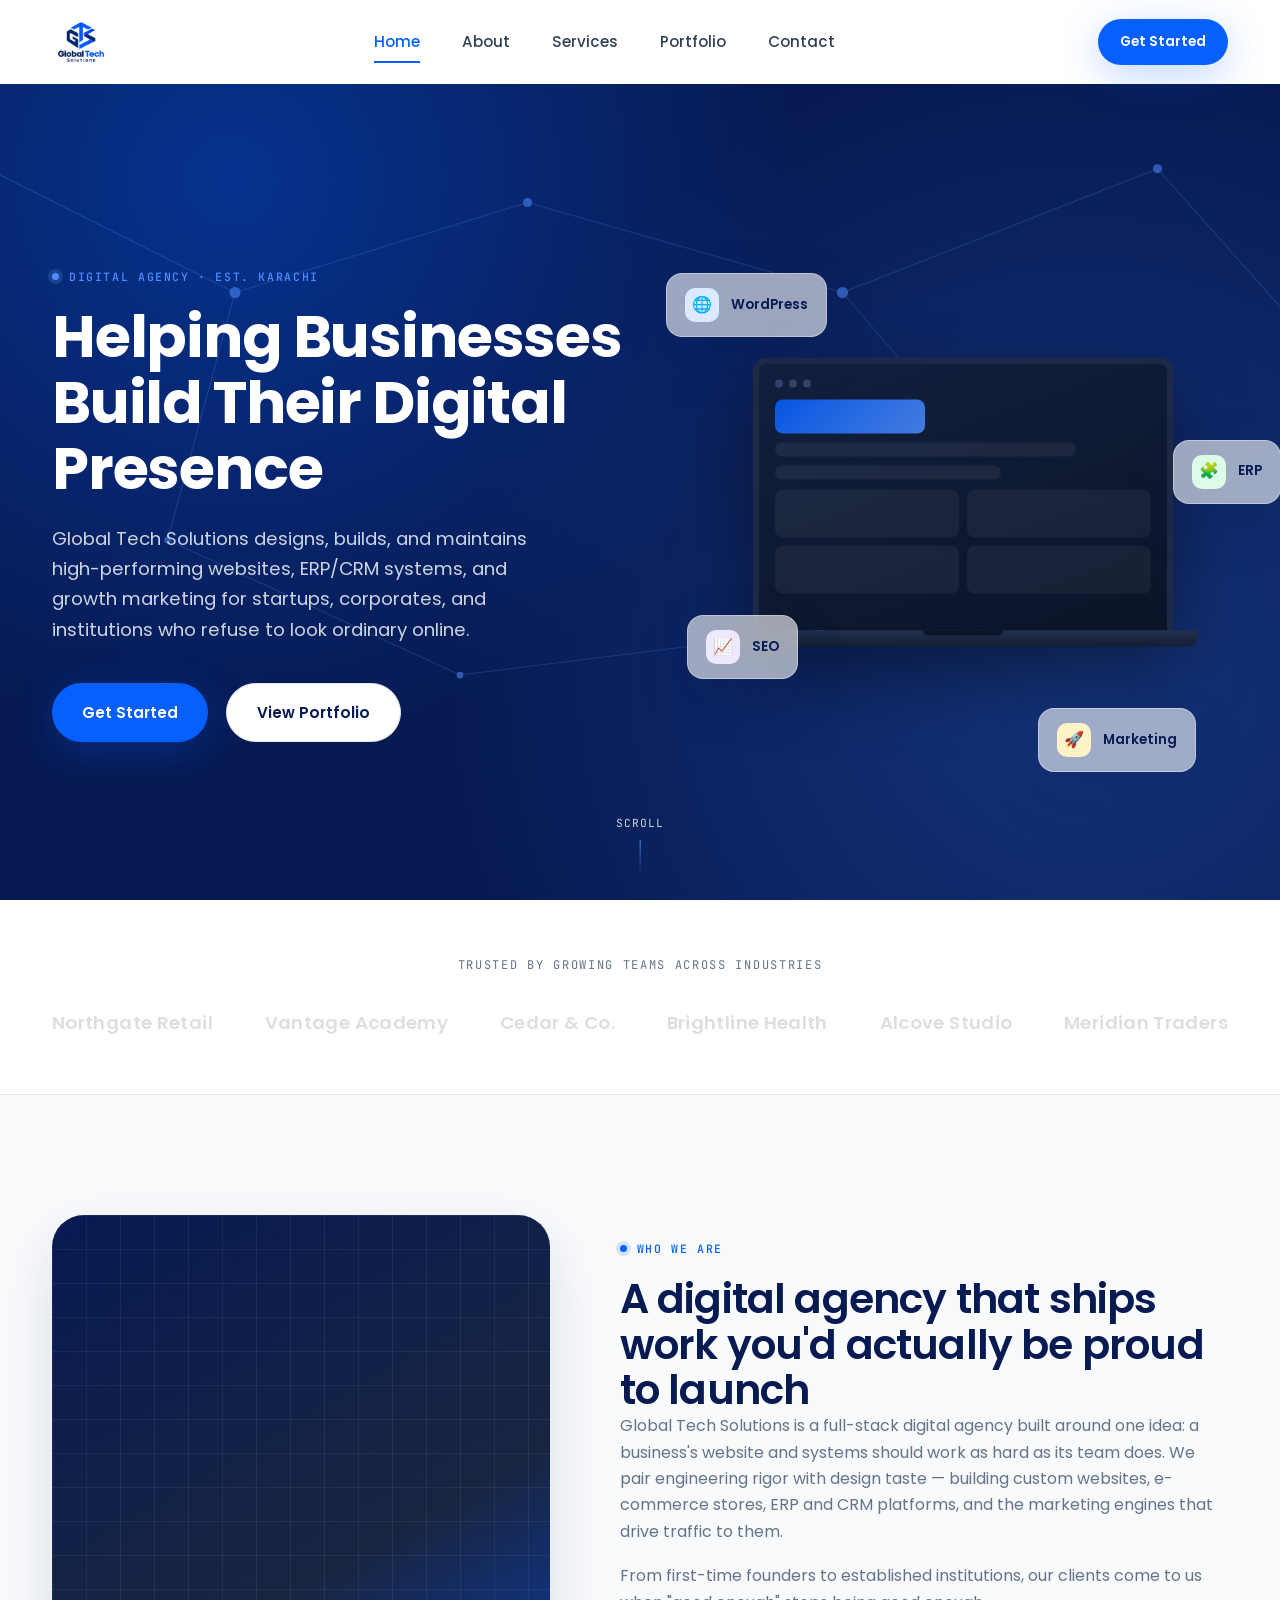
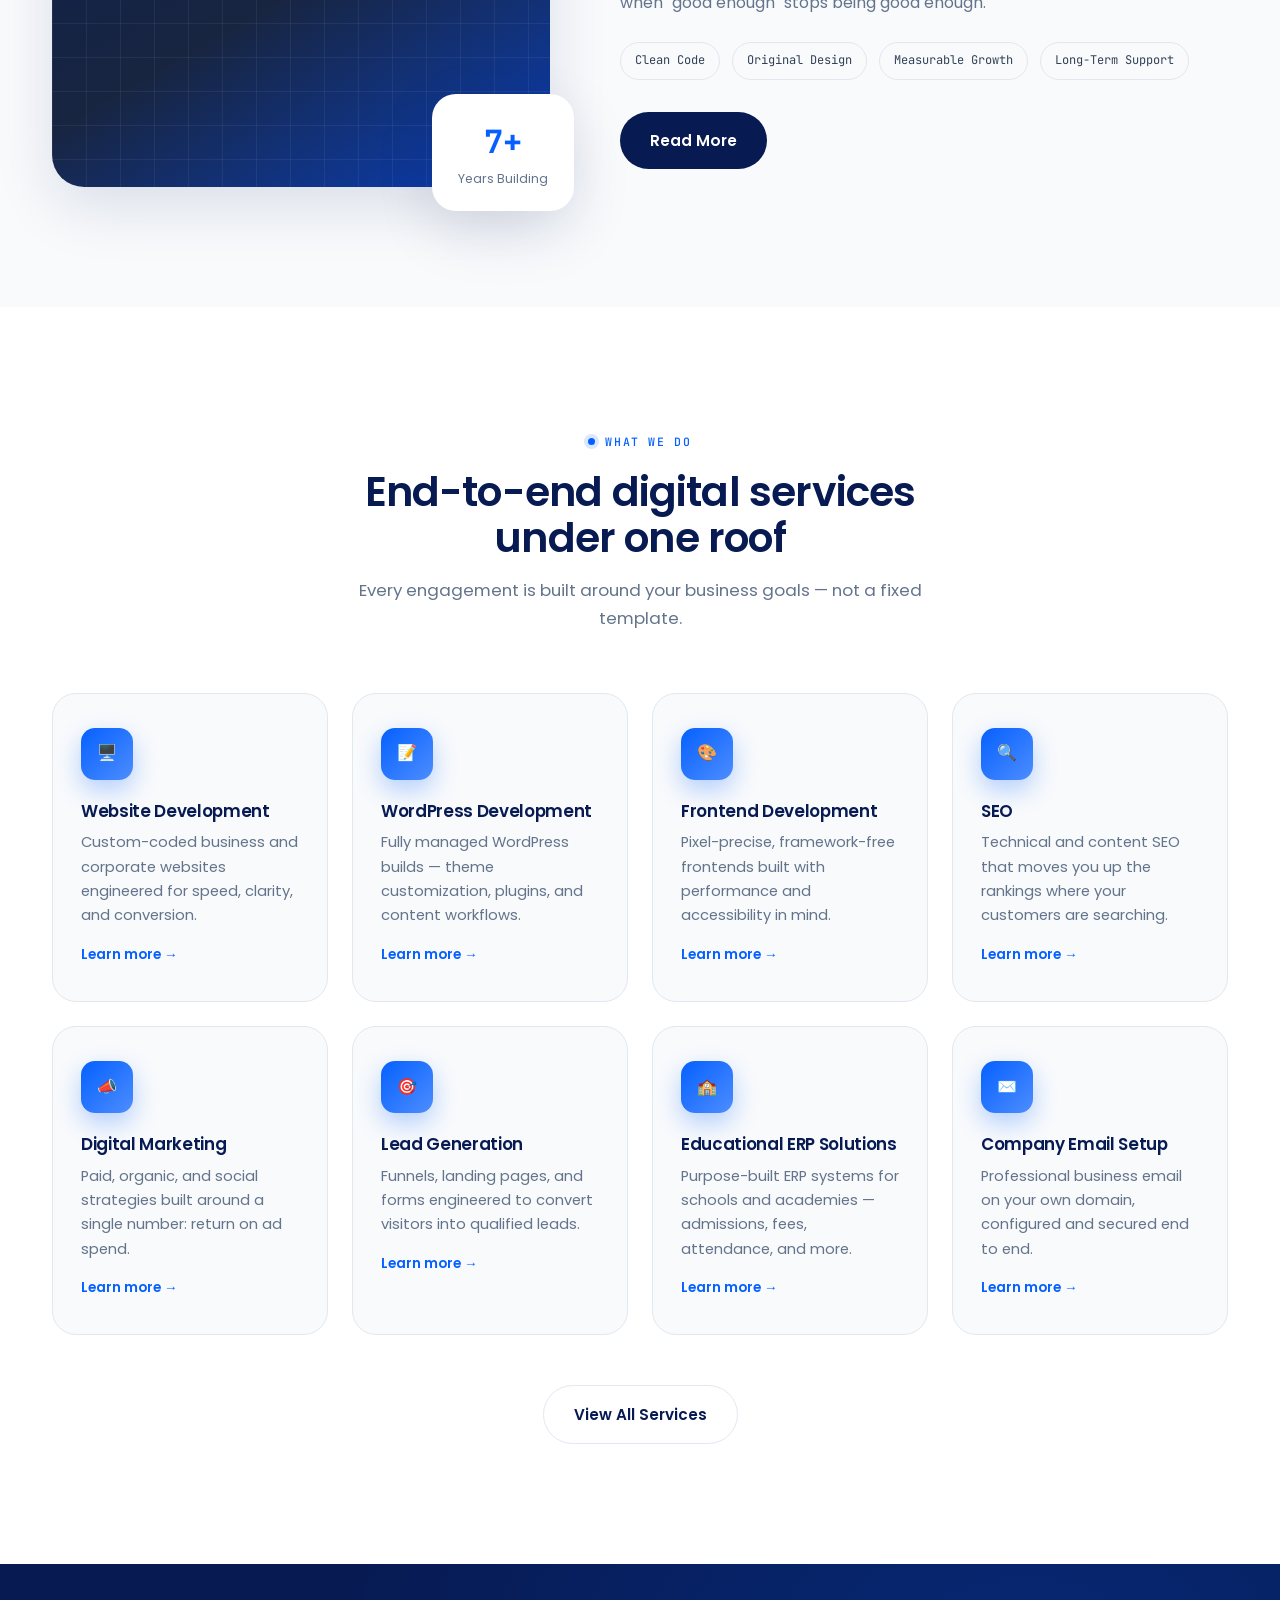
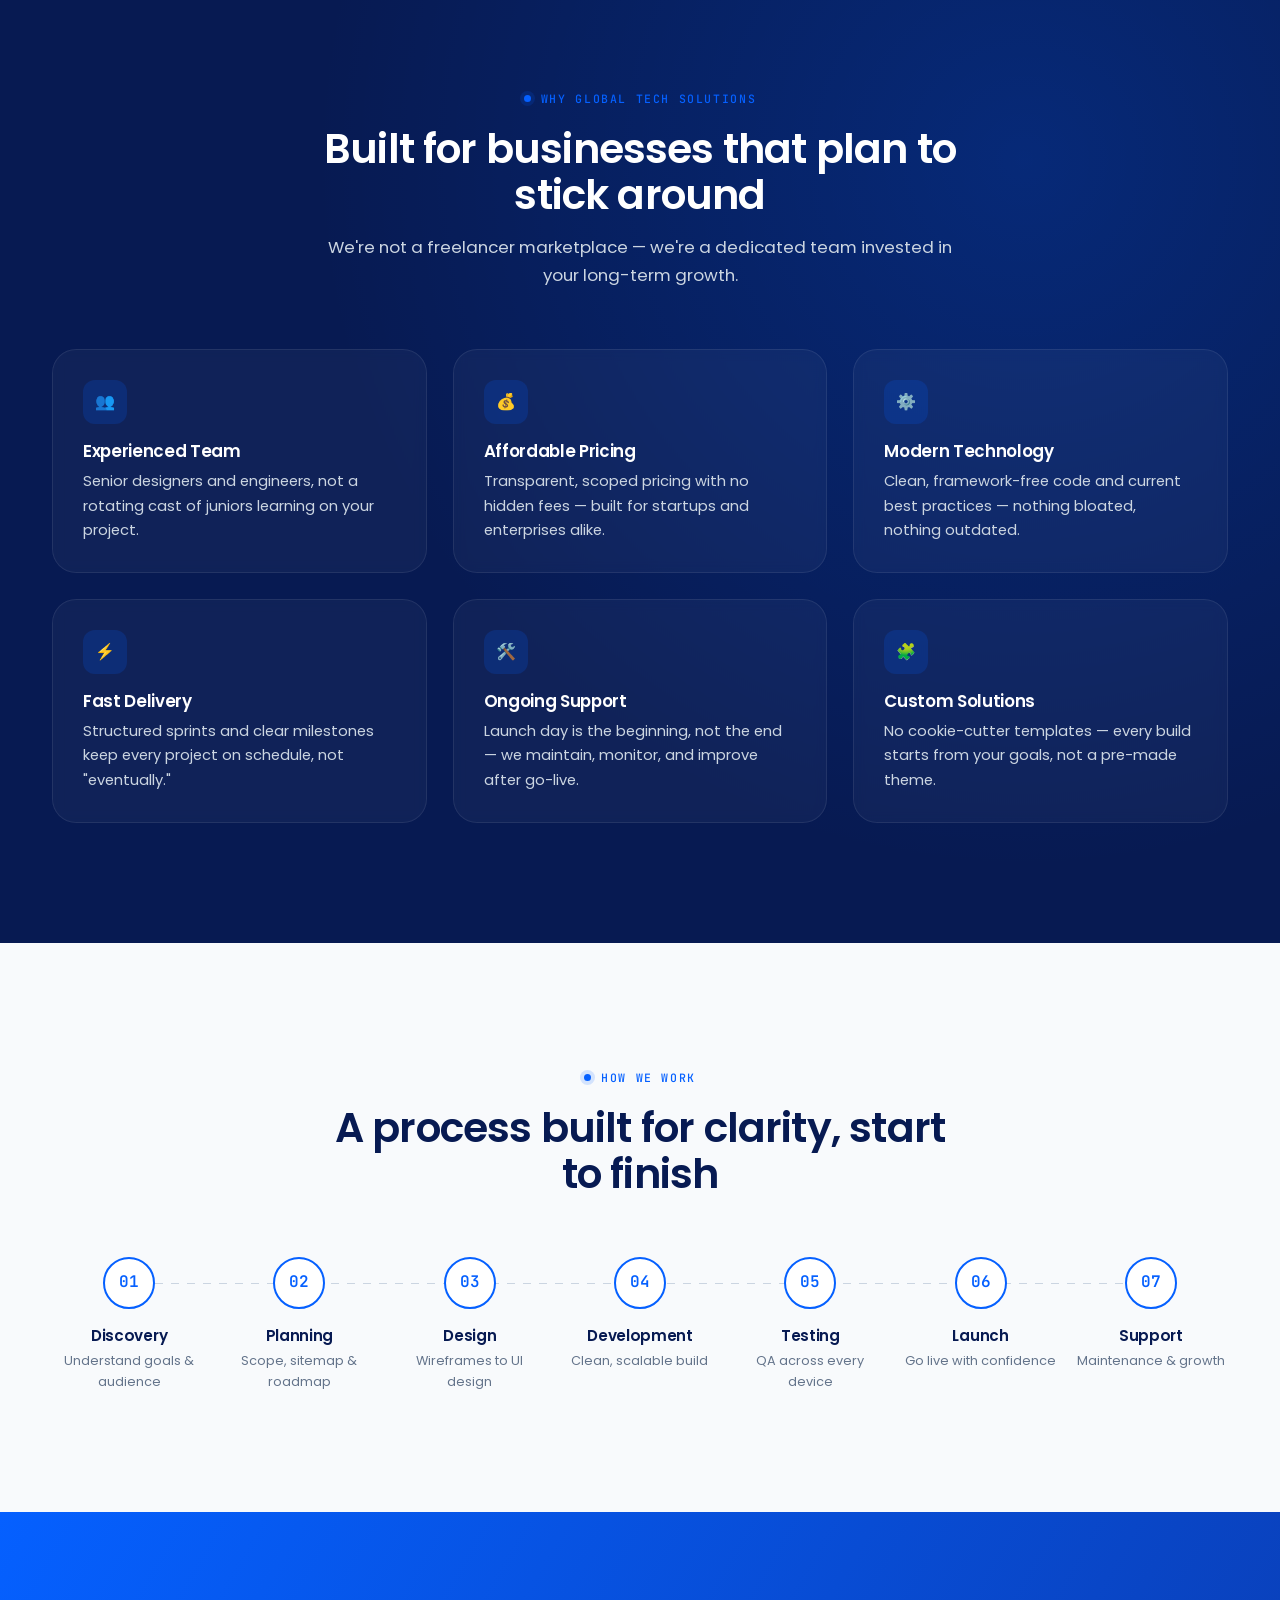
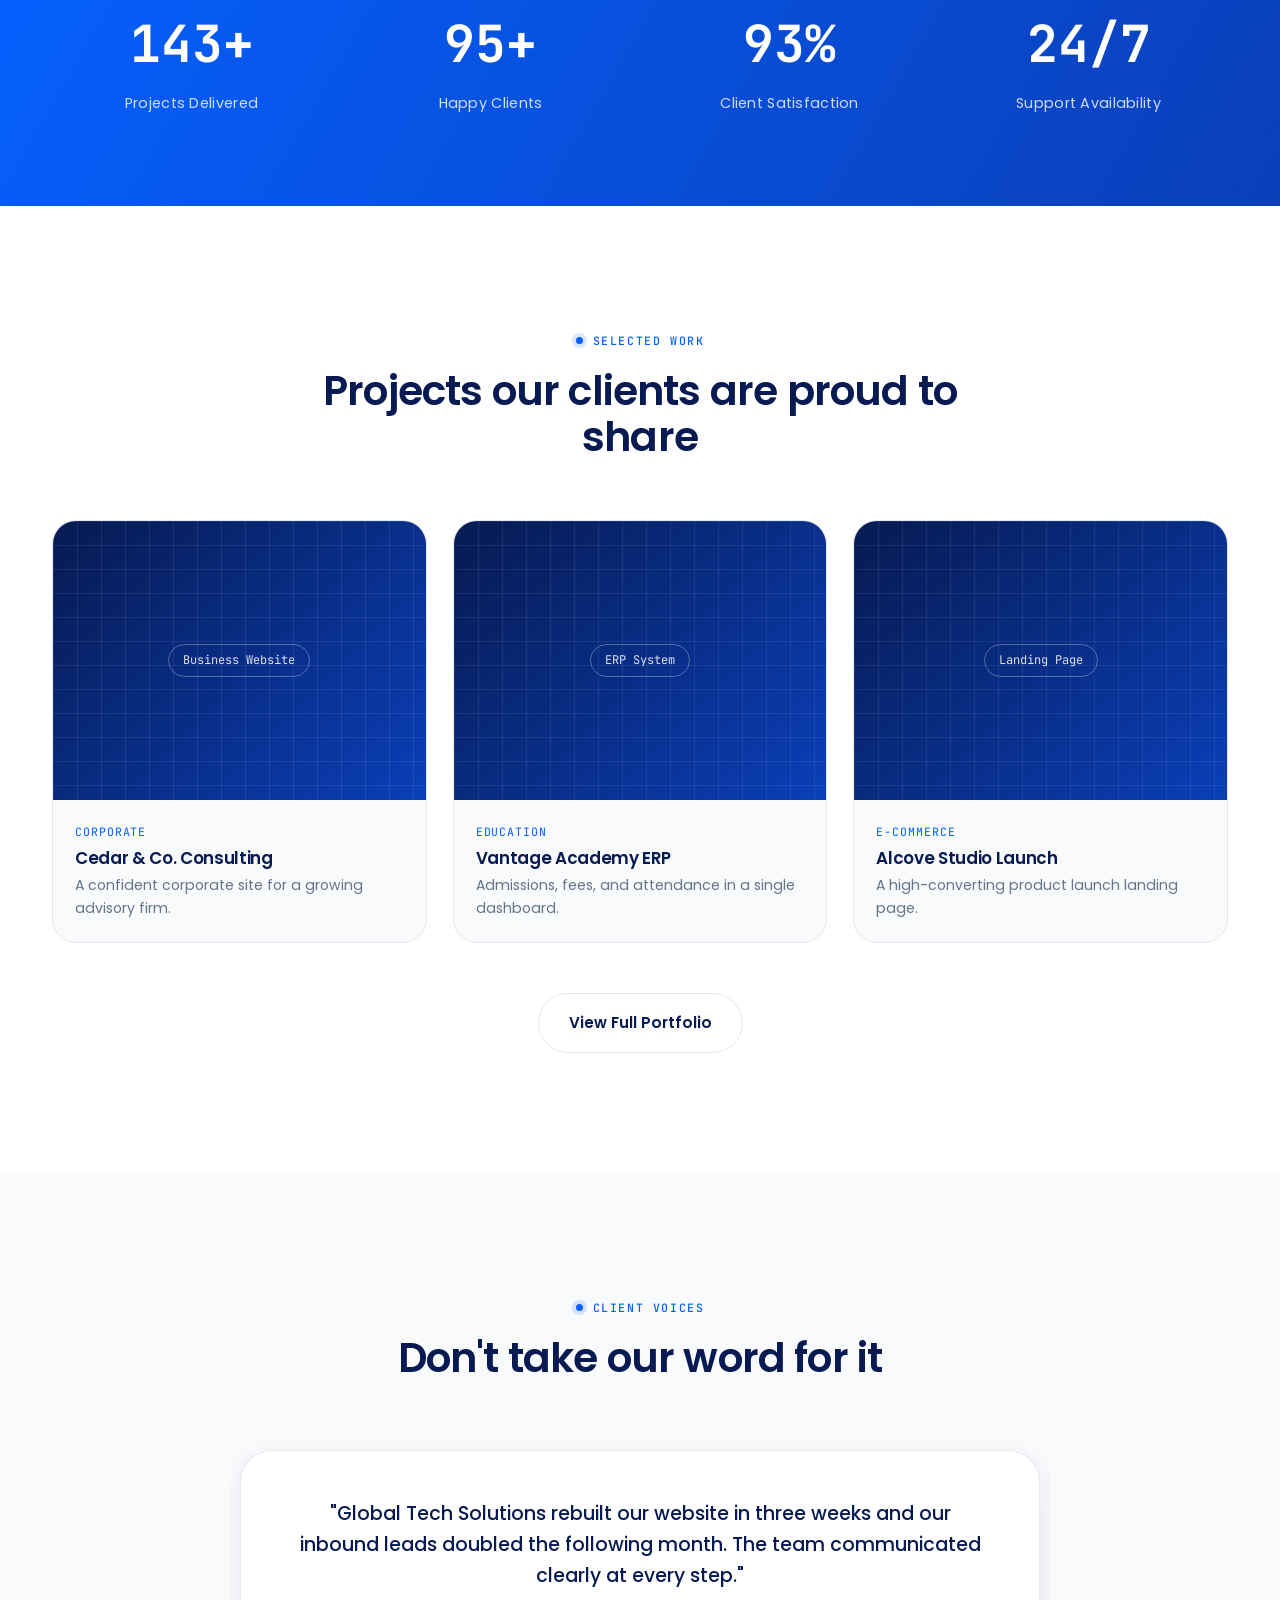
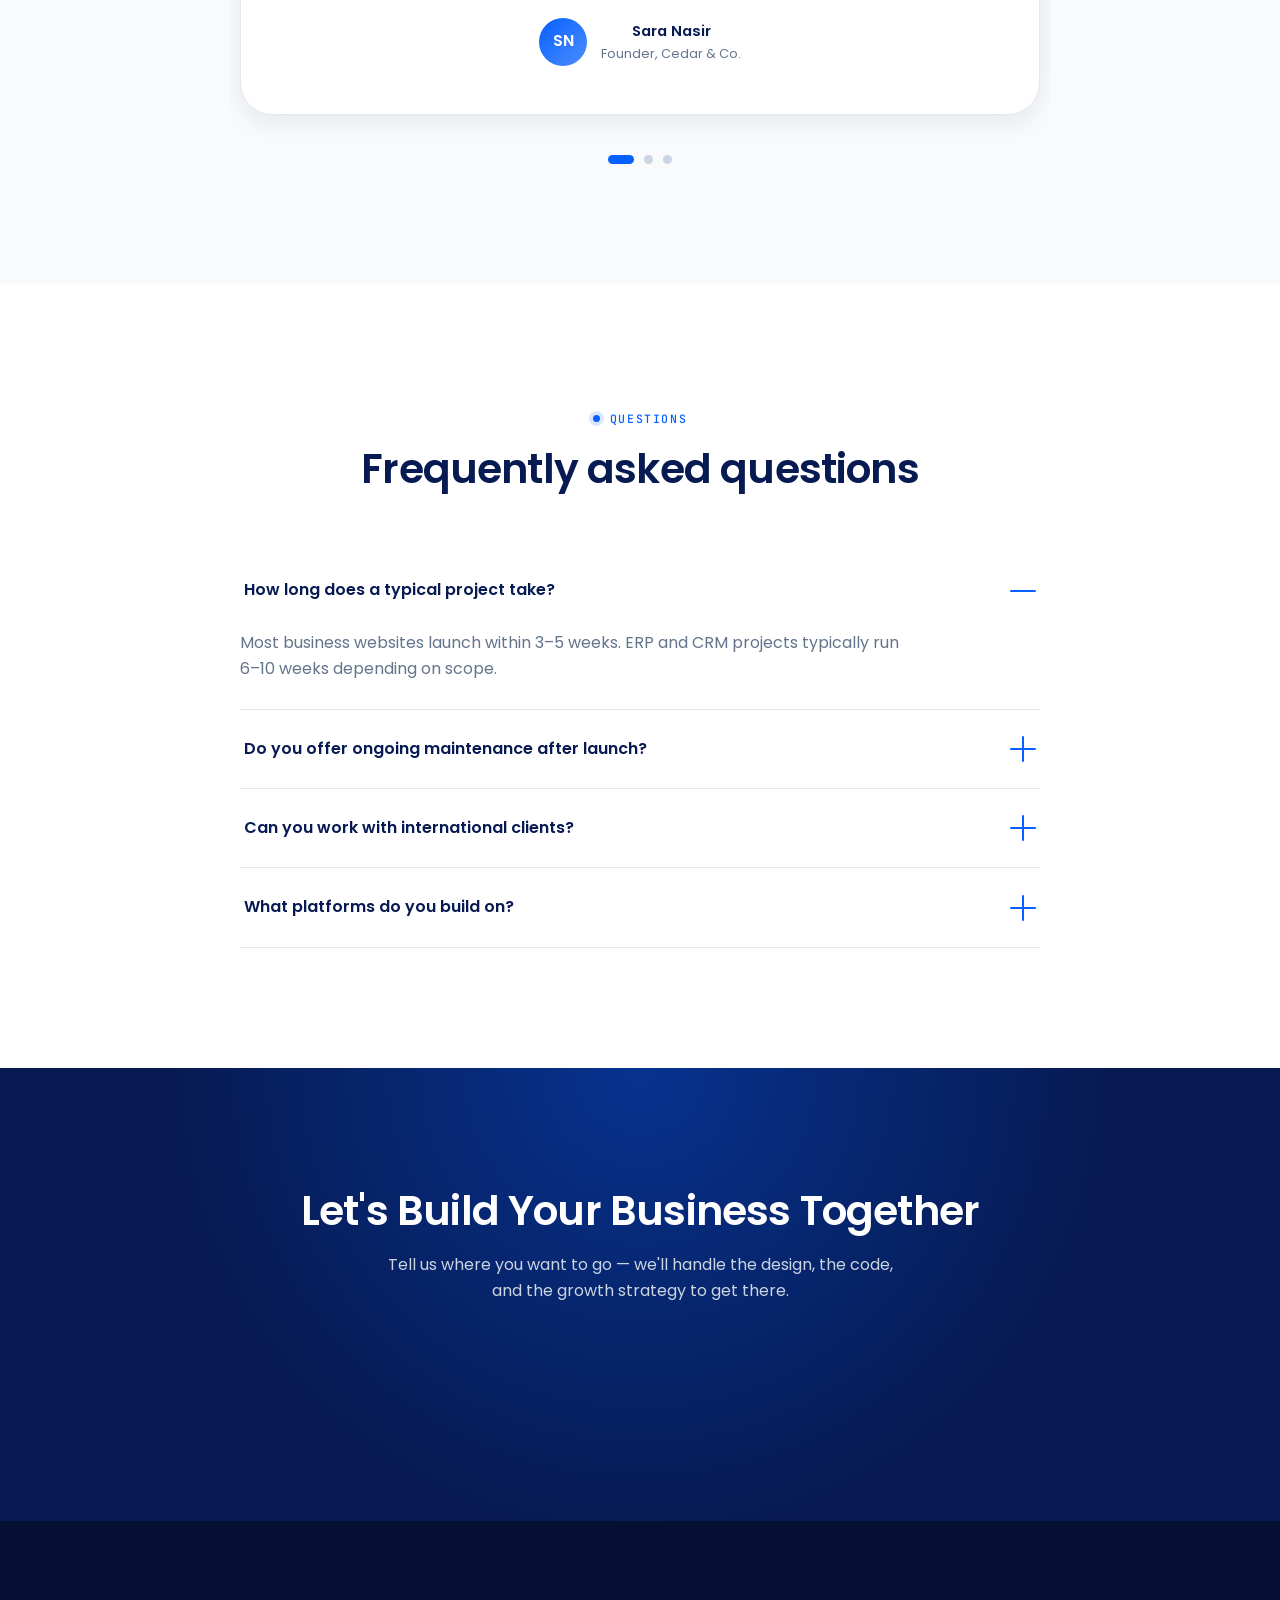
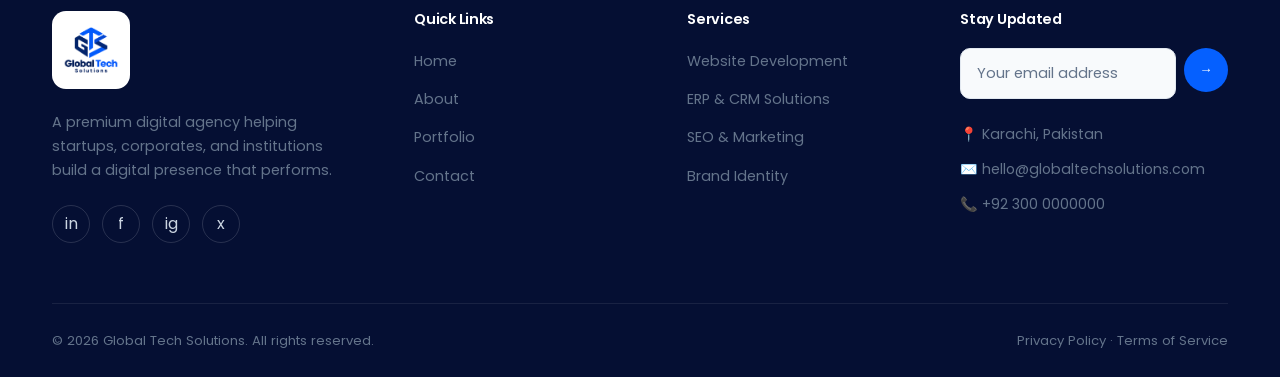
<file: index.html>
<!DOCTYPE html>
<html lang="en">

<head>
  <meta charset="UTF-8">
  <meta name="viewport" content="width=device-width, initial-scale=1.0">
  <title>Global Tech Solutions — Digital Agency Building Your Business Online</title>
  <meta name="description"
    content="Global Tech Solutions is a premium digital agency delivering custom websites, WordPress development, ERP & CRM systems, SEO and digital marketing for startups, corporates, and educational institutions worldwide.">
  <meta name="keywords"
    content="digital agency, website development, WordPress, ERP solutions, CRM, SEO, digital marketing, Global Tech Solutions">
  <meta property="og:title" content="Global Tech Solutions — Helping Businesses Build Their Digital Presence">
  <meta property="og:description"
    content="Custom websites, ERP/CRM solutions, SEO and digital marketing — engineered for growth.">
  <meta property="og:type" content="website">
  <meta name="theme-color" content="#071A52">
  <link rel="preconnect" href="https://fonts.googleapis.com">
  <link rel="preconnect" href="https://fonts.gstatic.com" crossorigin>
  <link
    href="https://fonts.googleapis.com/css2?family=Poppins:wght@300;400;500;600;700&family=JetBrains+Mono:wght@400;500;600&display=swap"
    rel="stylesheet">
  <link rel="icon" type="image/png" href="assets/logo.png">
  <link rel="stylesheet" href="css/style.css">
  <link rel="stylesheet" href="css/animations.css">
  <link rel="stylesheet" href="css/responsive.css">
</head>

<body>

  <!-- Loading Screen -->
  <div class="loader" aria-hidden="true">
    <div class="loader-mark"><img src="assets/logo.png" class="loader-logo" alt="Global Tech Solutions"></div>
  </div>

  <!-- Scroll progress -->
  <div class="scroll-progress"></div>

  <!-- Navbar -->
  <header class="navbar">
    <div class="nav-inner">
      <a href="./index.html" class="logo"><img src="assets/logo.png" class="logo-img" alt="Global Tech Solutions"></a>
      <nav class="nav-links" aria-label="Primary">
        <a href="./index.html" class="active">Home</a>
        <a href="./about.html">About</a>
        <a href="./services.html">Services</a>
        <a href="./portfolio.html">Portfolio</a>
        <a href="contact.html">Contact</a>
      </nav>
      <div class="nav-cta">
        <a href="./contact.html" class="btn btn-primary btn-sm">Get Started</a>
        <button class="nav-toggle" aria-label="Toggle menu"><span></span><span></span><span></span></button>
      </div>
    </div>
  </header>

  <div class="mobile-menu">
    <a href="./index.html" class="active">Home</a>
    <a href="./about.html">About</a>
    <a href="./services.html">Services</a>
    <a href="./portfolio.html">Portfolio</a>
    <a href="./contact.html">Contact</a>
    <a href="./contact.html" class="btn btn-primary">Get Started</a>
  </div>

  <!-- HERO -->
  <section class="hero">
    <svg class="hero-network" viewBox="0 0 1440 800" preserveAspectRatio="xMidYMid slice" aria-hidden="true">
      <line x1="120" y1="140" x2="360" y2="260"></line>
      <line x1="360" y1="260" x2="300" y2="480"></line>
      <line x1="360" y1="260" x2="620" y2="180"></line>
      <line x1="620" y1="180" x2="900" y2="260"></line>
      <line x1="900" y1="260" x2="1180" y2="150"></line>
      <line x1="900" y1="260" x2="1080" y2="470"></line>
      <line x1="300" y1="480" x2="560" y2="600"></line>
      <line x1="560" y1="600" x2="880" y2="560"></line>
      <line x1="880" y1="560" x2="1080" y2="470"></line>
      <line x1="1180" y1="150" x2="1340" y2="330"></line>
      <circle class="node-pulse" cx="120" cy="140" r="4"></circle>
      <circle class="node-pulse" cx="360" cy="260" r="5"></circle>
      <circle cx="300" cy="480" r="3"></circle>
      <circle class="node-pulse" cx="620" cy="180" r="4"></circle>
      <circle cx="900" cy="260" r="5"></circle>
      <circle class="node-pulse" cx="1180" cy="150" r="4"></circle>
      <circle cx="1080" cy="470" r="4"></circle>
      <circle class="node-pulse" cx="560" cy="600" r="3"></circle>
      <circle cx="880" cy="560" r="4"></circle>
      <circle class="node-pulse" cx="1340" cy="330" r="4"></circle>
    </svg>

    <div class="container">
      <div class="hero-copy">
        <div class="eyebrow hero-eyebrow">Digital Agency · Est. Karachi</div>
        <h1>Helping Businesses Build Their <span
            data-typing='["Digital Presence","Growth Engine","Online Identity","Automation Stack"]'>Digital
            Presence</span></h1>
        <p class="lead">Global Tech Solutions designs, builds, and maintains high-performing websites, ERP/CRM systems,
          and growth
          marketing for startups, corporates, and institutions who refuse to look ordinary online.</p>
        <div class="hero-ctas">
          <a href="contact.html" class="btn btn-primary">Get Started</a>
          <a href="portfolio.html" class="btn btn-ghost">View Portfolio</a>
        </div>
      </div>

      <div class="hero-visual">
        <div class="laptop">
          <div class="laptop-screen">
            <div class="screen-ui-bar"><span></span><span></span><span></span></div>
            <div class="screen-ui-block w40"></div>
            <div class="screen-ui-block w80"></div>
            <div class="screen-ui-block w60"></div>
            <div class="screen-grid">
              <div></div>
              <div></div>
              <div></div>
              <div></div>
            </div>
          </div>
          <div class="laptop-base"></div>
        </div>
        <div class="float-card fc-1"><span class="dot">🌐</span>WordPress</div>
        <div class="float-card fc-2"><span class="dot">🧩</span>ERP</div>
        <div class="float-card fc-3"><span class="dot">📈</span>SEO</div>
        <div class="float-card fc-4"><span class="dot">🚀</span>Marketing</div>
      </div>
    </div>

    <div class="scroll-cue"><span>SCROLL</span><span class="line"></span></div>
  </section>

  <!-- TRUSTED -->
  <section class="trusted">
    <div class="container">
      <p class="trusted-label">Trusted by growing teams across industries</p>
      <div class="logo-row reveal">
        <span class="logo-chip">Northgate Retail</span>
        <span class="logo-chip">Vantage Academy</span>
        <span class="logo-chip">Cedar & Co.</span>
        <span class="logo-chip">Brightline Health</span>
        <span class="logo-chip">Alcove Studio</span>
        <span class="logo-chip">Meridian Traders</span>
      </div>
    </div>
  </section>

  <!-- ABOUT PREVIEW -->
  <section class="about-preview">
    <div class="container">
      <div class="about-visual reveal left">
        <div class="about-frame">
          <div class="grid-overlay"></div>
        </div>
        <div class="about-badge">
          <div class="num">7+</div>
          <div class="label">Years Building</div>
        </div>
      </div>
      <div class="about-copy reveal right">
        <div class="eyebrow">Who We Are</div>
        <h2>A digital agency that ships work you'd actually be proud to launch</h2>
        <p>Global Tech Solutions is a full-stack digital agency built around one idea: a business's website and systems
          should work
          as hard as its team does. We pair engineering rigor with design taste — building custom websites, e-commerce
          stores, ERP and CRM platforms, and the marketing engines that drive traffic to them.</p>
        <p>From first-time founders to established institutions, our clients come to us when "good enough" stops being
          good enough.</p>
        <div class="value-tags">
          <span>Clean Code</span>
          <span>Original Design</span>
          <span>Measurable Growth</span>
          <span>Long-Term Support</span>
        </div>
        <a href="about.html" class="btn btn-dark" style="margin-top:32px;">Read More</a>
      </div>
    </div>
  </section>

  <!-- SERVICES -->
  <section class="services" id="services">
    <div class="container">
      <div class="section-head center reveal">
        <div class="eyebrow">What We Do</div>
        <h2>End-to-end digital services under one roof</h2>
        <p>Every engagement is built around your business goals — not a fixed template.</p>
      </div>
      <div class="service-grid">
        <div class="service-card reveal stagger-1">
          <div class="service-icon">🖥️</div>
          <h4>Website Development</h4>
          <p>Custom-coded business and corporate websites engineered for speed, clarity, and conversion.</p>
          <a href="./services.html" class="service-link">Learn more →</a>
        </div>
        <div class="service-card reveal stagger-2">
          <div class="service-icon">📝</div>
          <h4>WordPress Development</h4>
          <p>Fully managed WordPress builds — theme customization, plugins, and content workflows.</p>
          <a href="./services.html" class="service-link">Learn more →</a>
        </div>
        <div class="service-card reveal stagger-3">
          <div class="service-icon">🎨</div>
          <h4>Frontend Development</h4>
          <p>Pixel-precise, framework-free frontends built with performance and accessibility in mind.</p>
          <a href="./services.html" class="service-link">Learn more →</a>
        </div>
        <div class="service-card reveal stagger-4">
          <div class="service-icon">🔍</div>
          <h4>SEO</h4>
          <p>Technical and content SEO that moves you up the rankings where your customers are searching.</p>
          <a href="services.html" class="service-link">Learn more →</a>
        </div>
        <div class="service-card reveal stagger-5">
          <div class="service-icon">📣</div>
          <h4>Digital Marketing</h4>
          <p>Paid, organic, and social strategies built around a single number: return on ad spend.</p>
          <a href="./services.html" class="service-link">Learn more →</a>
        </div>
        <div class="service-card reveal stagger-6">
          <div class="service-icon">🎯</div>
          <h4>Lead Generation</h4>
          <p>Funnels, landing pages, and forms engineered to convert visitors into qualified leads.</p>
          <a href="./services.html" class="service-link">Learn more →</a>
        </div>
        <div class="service-card reveal stagger-7">
          <div class="service-icon">🏫</div>
          <h4>Educational ERP Solutions</h4>
          <p>Purpose-built ERP systems for schools and academies — admissions, fees, attendance, and more.</p>
          <a href="services.html" class="service-link">Learn more →</a>
        </div>
        <div class="service-card reveal">
          <div class="service-icon">✉️</div>
          <h4>Company Email Setup</h4>
          <p>Professional business email on your own domain, configured and secured end to end.</p>
          <a href="services.html" class="service-link">Learn more →</a>
        </div>
      </div>
      <div class="services-more reveal"><a href="services.html" class="btn btn-ghost">View All Services</a></div>
    </div>
  </section>

  <!-- WHY CHOOSE US -->
  <section class="why">
    <div class="container">
      <div class="section-head center reveal">
        <div class="eyebrow">Why Global Tech Solutions</div>
        <h2>Built for businesses that plan to stick around</h2>
        <p>We're not a freelancer marketplace — we're a dedicated team invested in your long-term growth.</p>
      </div>
      <div class="why-grid">
        <div class="why-card reveal stagger-1">
          <div class="why-icon">👥</div>
          <h4>Experienced Team</h4>
          <p>Senior designers and engineers, not a rotating cast of juniors learning on your project.</p>
        </div>
        <div class="why-card reveal stagger-2">
          <div class="why-icon">💰</div>
          <h4>Affordable Pricing</h4>
          <p>Transparent, scoped pricing with no hidden fees — built for startups and enterprises alike.</p>
        </div>
        <div class="why-card reveal stagger-3">
          <div class="why-icon">⚙️</div>
          <h4>Modern Technology</h4>
          <p>Clean, framework-free code and current best practices — nothing bloated, nothing outdated.</p>
        </div>
        <div class="why-card reveal stagger-4">
          <div class="why-icon">⚡</div>
          <h4>Fast Delivery</h4>
          <p>Structured sprints and clear milestones keep every project on schedule, not "eventually."</p>
        </div>
        <div class="why-card reveal stagger-5">
          <div class="why-icon">🛠️</div>
          <h4>Ongoing Support</h4>
          <p>Launch day is the beginning, not the end — we maintain, monitor, and improve after go-live.</p>
        </div>
        <div class="why-card reveal stagger-6">
          <div class="why-icon">🧩</div>
          <h4>Custom Solutions</h4>
          <p>No cookie-cutter templates — every build starts from your goals, not a pre-made theme.</p>
        </div>
      </div>
    </div>
  </section>

  <!-- PROCESS -->
  <section class="process">
    <div class="container">
      <div class="section-head center reveal">
        <div class="eyebrow">How We Work</div>
        <h2>A process built for clarity, start to finish</h2>
      </div>
      <div class="process-track">
        <div class="process-step reveal stagger-1">
          <div class="process-num">01</div>
          <h4>Discovery</h4>
          <p>Understand goals & audience</p>
        </div>
        <div class="process-step reveal stagger-2">
          <div class="process-num">02</div>
          <h4>Planning</h4>
          <p>Scope, sitemap & roadmap</p>
        </div>
        <div class="process-step reveal stagger-3">
          <div class="process-num">03</div>
          <h4>Design</h4>
          <p>Wireframes to UI design</p>
        </div>
        <div class="process-step reveal stagger-4">
          <div class="process-num">04</div>
          <h4>Development</h4>
          <p>Clean, scalable build</p>
        </div>
        <div class="process-step reveal stagger-5">
          <div class="process-num">05</div>
          <h4>Testing</h4>
          <p>QA across every device</p>
        </div>
        <div class="process-step reveal stagger-6">
          <div class="process-num">06</div>
          <h4>Launch</h4>
          <p>Go live with confidence</p>
        </div>
        <div class="process-step reveal stagger-7">
          <div class="process-num">07</div>
          <h4>Support</h4>
          <p>Maintenance & growth</p>
        </div>
      </div>
    </div>
  </section>

  <!-- STATS -->
  <section class="stats">
    <div class="container">
      <div class="stats-grid">
        <div class="reveal">
          <div class="stat-num" data-count="150" data-suffix="+">0</div>
          <div class="stat-label">Projects Delivered</div>
        </div>
        <div class="reveal stagger-1">
          <div class="stat-num" data-count="100" data-suffix="+">0</div>
          <div class="stat-label">Happy Clients</div>
        </div>
        <div class="reveal stagger-2">
          <div class="stat-num" data-count="98" data-suffix="%">0</div>
          <div class="stat-label">Client Satisfaction</div>
        </div>
        <div class="reveal stagger-3">
          <div class="stat-num" style="font-size:clamp(2.2rem,4vw,3.2rem);color:#fff;">24/7</div>
          <div class="stat-label">Support Availability</div>
        </div>
      </div>
    </div>
  </section>

  <!-- PORTFOLIO PREVIEW -->
  <section class="portfolio">
    <div class="container">
      <div class="section-head center reveal">
        <div class="eyebrow">Selected Work</div>
        <h2>Projects our clients are proud to share</h2>
      </div>
      <div class="portfolio-grid">
        <div class="portfolio-card reveal stagger-1">
          <div class="portfolio-thumb">
            <div class="grid-overlay"></div><span class="tag">Business Website</span>
          </div>
          <div class="portfolio-body">
            <div class="cat">Corporate</div>
            <h4>Cedar & Co. Consulting</h4>
            <p>A confident corporate site for a growing advisory firm.</p>
          </div>
        </div>
        <div class="portfolio-card reveal stagger-2">
          <div class="portfolio-thumb">
            <div class="grid-overlay"></div><span class="tag">ERP System</span>
          </div>
          <div class="portfolio-body">
            <div class="cat">Education</div>
            <h4>Vantage Academy ERP</h4>
            <p>Admissions, fees, and attendance in a single dashboard.</p>
          </div>
        </div>
        <div class="portfolio-card reveal stagger-3">
          <div class="portfolio-thumb">
            <div class="grid-overlay"></div><span class="tag">Landing Page</span>
          </div>
          <div class="portfolio-body">
            <div class="cat">E-commerce</div>
            <h4>Alcove Studio Launch</h4>
            <p>A high-converting product launch landing page.</p>
          </div>
        </div>
      </div>
      <div class="services-more reveal"><a href="portfolio.html" class="btn btn-ghost">View Full Portfolio</a></div>
    </div>
  </section>

  <!-- TESTIMONIALS -->
  <section class="testimonials">
    <div class="container">
      <div class="section-head center reveal">
        <div class="eyebrow">Client Voices</div>
        <h2>Don't take our word for it</h2>
      </div>
      <div class="t-slider reveal">
        <div class="t-track">
          <div class="t-slide">
            <div class="t-card">
              <p class="t-quote">"Global Tech Solutions rebuilt our website in three weeks and our inbound leads doubled
                the
                following month. The team communicated clearly at every step."</p>
              <div class="t-person">
                <div class="t-avatar">SN</div>
                <div>
                  <div class="t-name">Sara Nasir</div>
                  <div class="t-role">Founder, Cedar & Co.</div>
                </div>
              </div>
            </div>
          </div>
          <div class="t-slide">
            <div class="t-card">
              <p class="t-quote">"The ERP system they built for our academy replaced four separate spreadsheets.
                Attendance and fee tracking finally live in one place."</p>
              <div class="t-person">
                <div class="t-avatar">RA</div>
                <div>
                  <div class="t-name">Raza Ahmed</div>
                  <div class="t-role">Director, Vantage Academy</div>
                </div>
              </div>
            </div>
          </div>
          <div class="t-slide">
            <div class="t-card">
              <p class="t-quote">"Fast, professional, and genuinely invested in our growth. Our new store's conversion
                rate is up 40% since launch."</p>
              <div class="t-person">
                <div class="t-avatar">HK</div>
                <div>
                  <div class="t-name">Hina Khalid</div>
                  <div class="t-role">Founder, Alcove Studio</div>
                </div>
              </div>
            </div>
          </div>
        </div>
        <div class="t-nav"></div>
      </div>
    </div>
  </section>

  <!-- FAQ -->
  <section class="faq">
    <div class="container">
      <div class="section-head center reveal">
        <div class="eyebrow">Questions</div>
        <h2>Frequently asked questions</h2>
      </div>
      <div class="faq-list reveal">
        <div class="faq-item open">
          <div class="faq-q">How long does a typical project take?<span class="icon"></span></div>
          <div class="faq-a">
            <p>Most business websites launch within 3–5 weeks. ERP and CRM projects typically run 6–10 weeks depending
              on scope.</p>
          </div>
        </div>
        <div class="faq-item">
          <div class="faq-q">Do you offer ongoing maintenance after launch?<span class="icon"></span></div>
          <div class="faq-a">
            <p>Yes. Every project includes a maintenance option covering updates, backups, security monitoring, and
              content changes.</p>
          </div>
        </div>
        <div class="faq-item">
          <div class="faq-q">Can you work with international clients?<span class="icon"></span></div>
          <div class="faq-a">
            <p>Absolutely. We work with clients across time zones using structured async updates and scheduled video
              calls.</p>
          </div>
        </div>
        <div class="faq-item">
          <div class="faq-q">What platforms do you build on?<span class="icon"></span></div>
          <div class="faq-a">
            <p>We build custom-coded sites (HTML/CSS/JS), WordPress, and connect them to bespoke ERP/CRM backends as
              needed.</p>
          </div>
        </div>
      </div>
    </div>
  </section>

  <!-- FINAL CTA -->
  <section class="final-cta">
    <div class="container reveal">
      <h2>Let's Build Your Business Together</h2>
      <p>Tell us where you want to go — we'll handle the design, the code, and the growth strategy to get there.</p>
      <div class="hero-ctas">
        <a href="contact.html" class="btn btn-primary">Get Started</a>
        <a href="portfolio.html" class="btn btn-ghost"
          style="background:transparent;color:#fff;border-color:rgba(255,255,255,.25);">View Portfolio</a>
      </div>
    </div>
  </section>

  <!-- FOOTER -->
  <footer class="site-footer">
    <div class="container">
      <div class="footer-grid">
        <div class="footer-brand">
          <a href="index.html" class="logo"><img src="assets/logo.png" class="logo-img" alt="Global Tech Solutions"></a>
          <p>A premium digital agency helping startups, corporates, and institutions build a digital presence that
            performs.</p>
          <div class="social-row">
            <a href="#" aria-label="LinkedIn">in</a>
            <a href="#" aria-label="Facebook">f</a>
            <a href="#" aria-label="Instagram">ig</a>
            <a href="#" aria-label="X">x</a>
          </div>
        </div>
        <div class="footer-col">
          <h4>Quick Links</h4>
          <ul>
            <li><a href="index.html">Home</a></li>
            <li><a href="about.html">About</a></li>
            <li><a href="portfolio.html">Portfolio</a></li>
            <li><a href="contact.html">Contact</a></li>
          </ul>
        </div>
        <div class="footer-col">
          <h4>Services</h4>
          <ul>
            <li><a href="services.html">Website Development</a></li>
            <li><a href="services.html">ERP & CRM Solutions</a></li>
            <li><a href="services.html">SEO & Marketing</a></li>
            <li><a href="services.html">Brand Identity</a></li>
          </ul>
        </div>
        <div class="footer-col">
          <h4>Stay Updated</h4>
          <form class="newsletter-form">
            <input type="email" placeholder="Your email address" required aria-label="Email address">
            <button type="submit" aria-label="Subscribe">→</button>
          </form>
          <ul class="footer-contact" style="margin-top:24px;">
            <li>📍 Karachi, Pakistan</li>
            <li>✉️ hello@globaltechsolutions.com</li>
            <li>📞 +92 300 0000000</li>
          </ul>
        </div>
      </div>
      <div class="footer-bottom">
        <span>© 2026 Global Tech Solutions. All rights reserved.</span>
        <span><a href="#">Privacy Policy</a> · <a href="#">Terms of Service</a></span>
      </div>
    </div>
  </footer>

  <button class="back-to-top" aria-label="Back to top">↑</button>

  <script src="js/navbar.js"></script>
  <script src="js/slider.js"></script>
  <script src="js/counter.js"></script>
  <script src="js/script.js"></script>
</body>

</html>
</file>
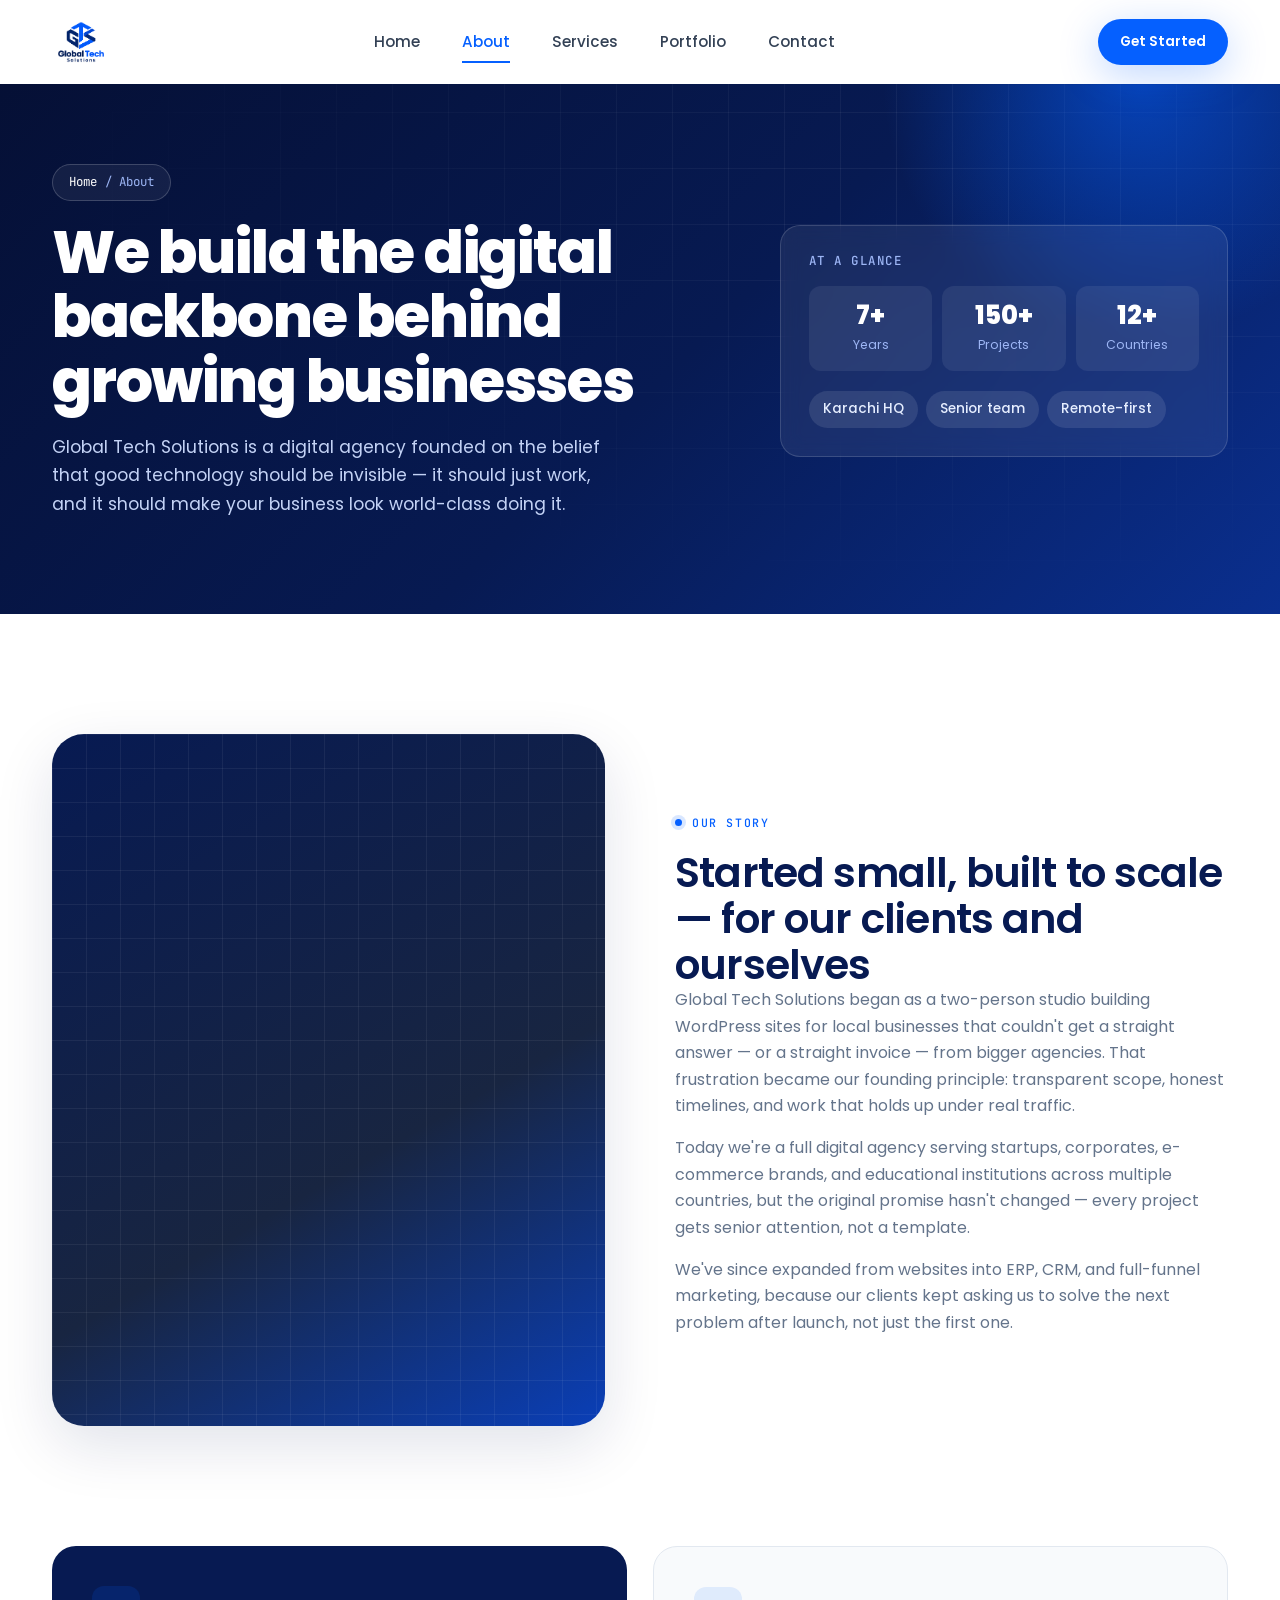
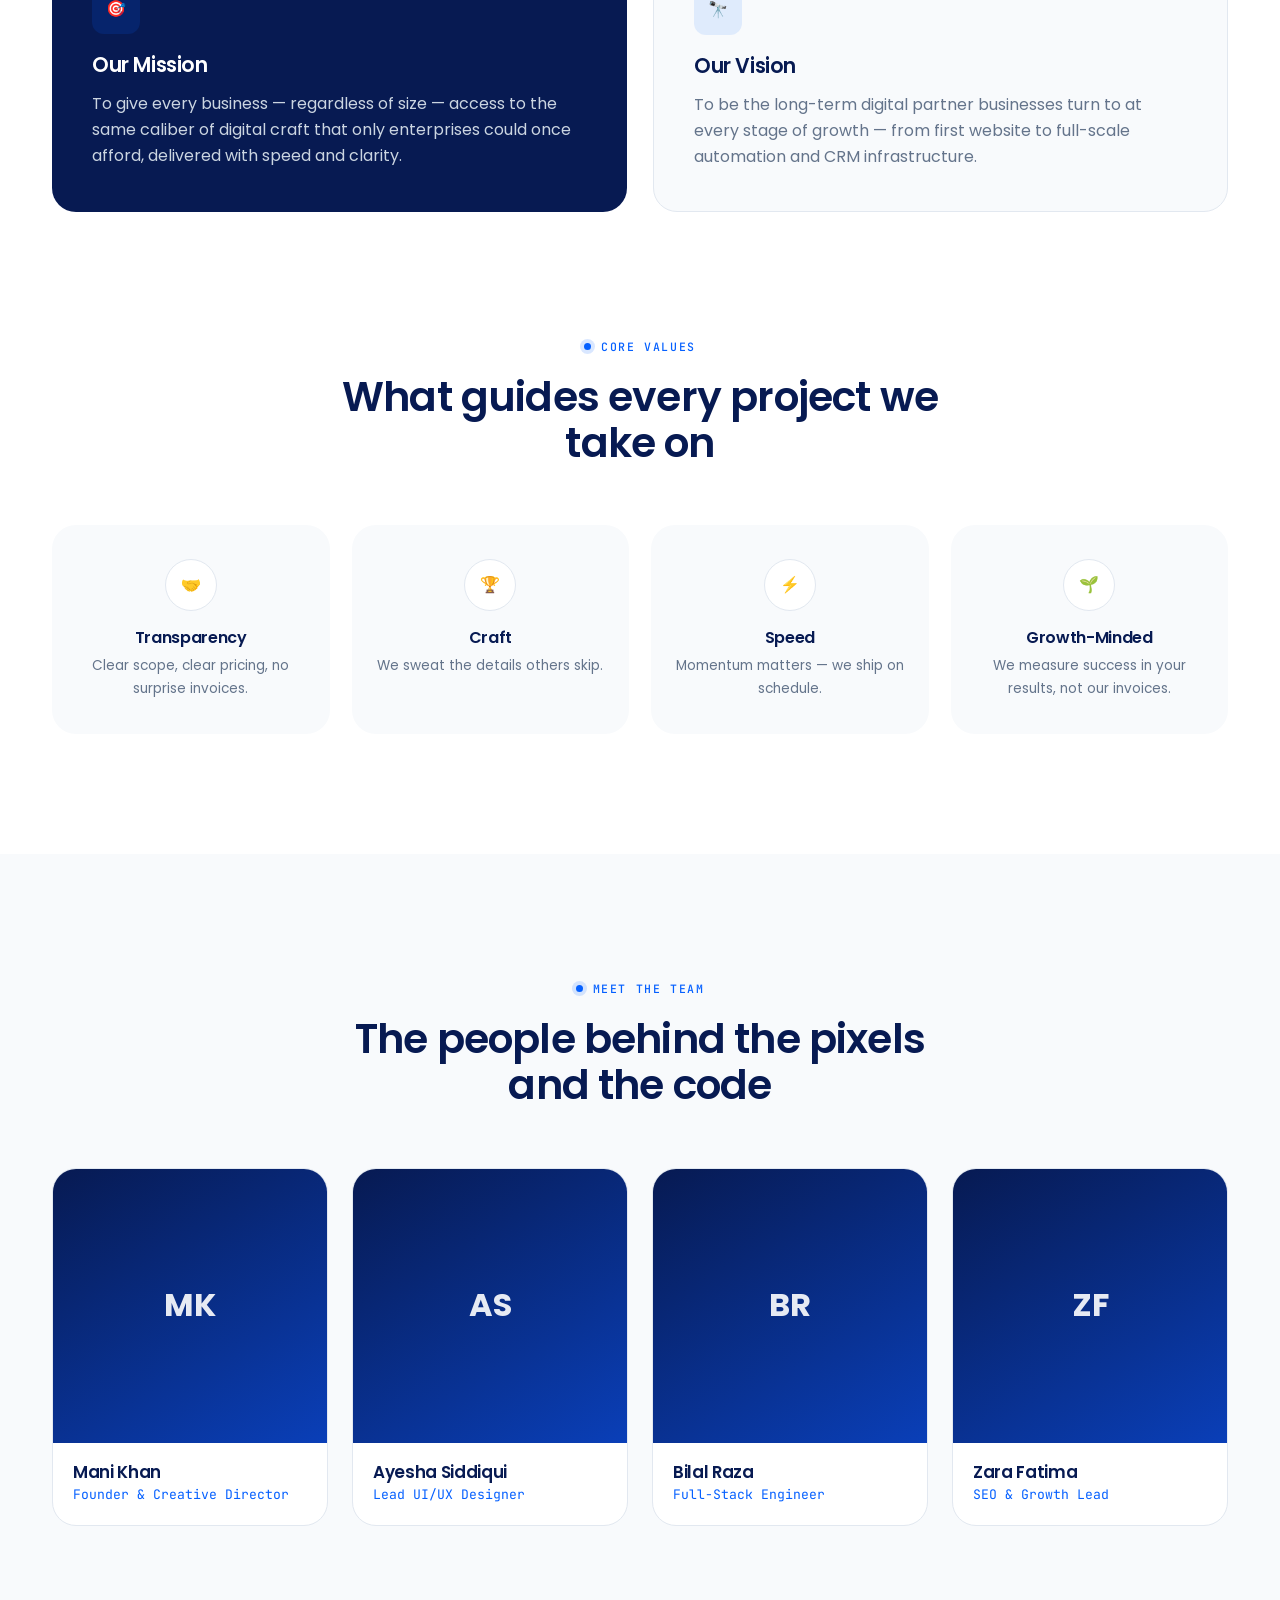
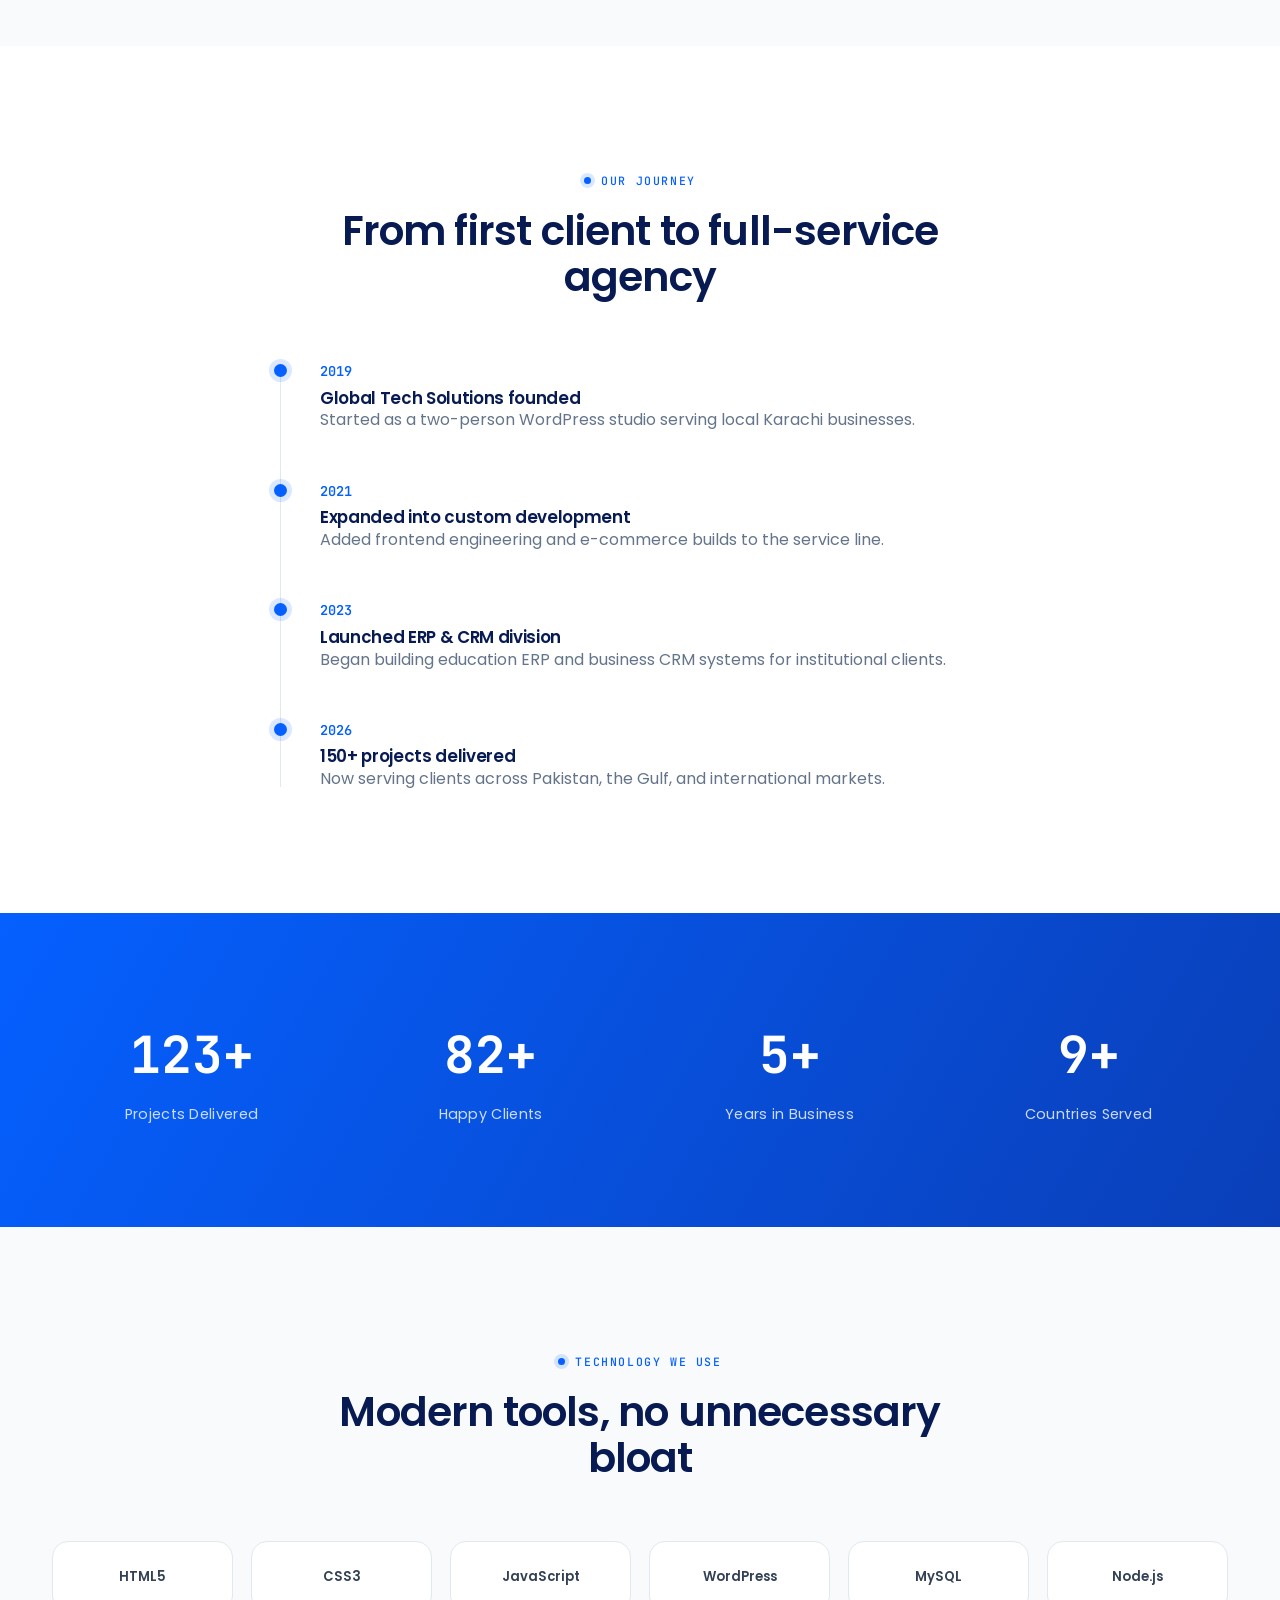
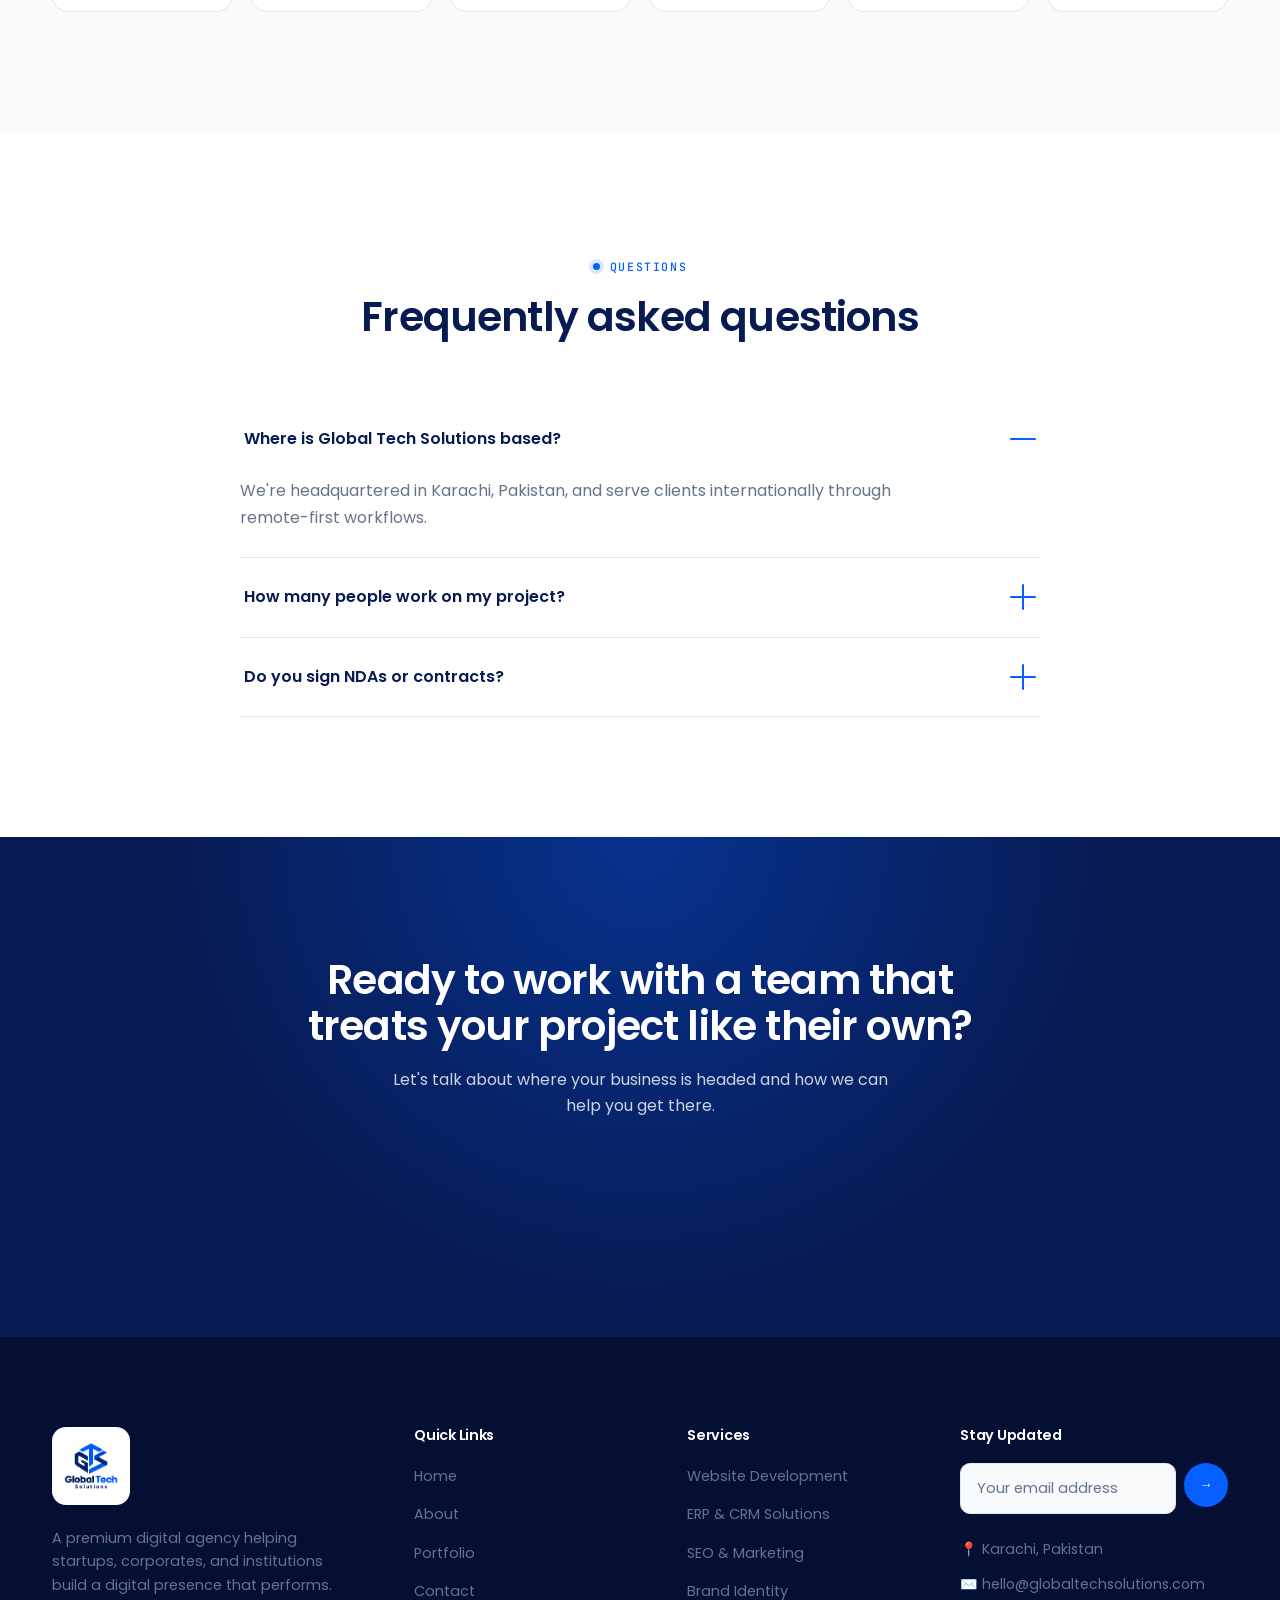
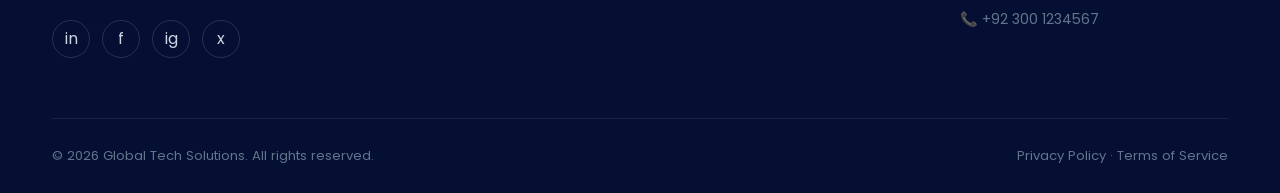
<file: about.html>
<!DOCTYPE html>
<html lang="en">

<head>
  <meta charset="UTF-8">
  <meta name="viewport" content="width=device-width, initial-scale=1.0">
  <title>About Global Tech Solutions — Our Story, Mission & Team</title>
  <meta name="description"
    content="Learn about Global Tech Solutions — our story, mission, vision, core values, and the team behind our clients' digital growth.">
  <meta property="og:title" content="About Global Tech Solutions">
  <meta property="og:description" content="The story, mission, and team behind Global Tech Solutions.">
  <meta name="theme-color" content="#071A52">
  <link rel="preconnect" href="https://fonts.googleapis.com">
  <link rel="preconnect" href="https://fonts.gstatic.com" crossorigin>
  <link
    href="https://fonts.googleapis.com/css2?family=Poppins:wght@300;400;500;600;700&family=JetBrains+Mono:wght@400;500;600&display=swap"
    rel="stylesheet">
  <link rel="icon" type="image/png" href="assets/logo.png">
  <link rel="stylesheet" href="css/style.css">
  <link rel="stylesheet" href="css/animations.css">
  <link rel="stylesheet" href="css/responsive.css">
</head>

<body>

  <div class="loader" aria-hidden="true">
    <div class="loader-mark"><img src="assets/logo.png" class="loader-logo" alt="Global Tech Solutions"></div>
  </div>
  <div class="scroll-progress"></div>

  <header class="navbar">
    <div class="nav-inner">
      <a href="./index.html" class="logo"><img src="assets/logo.png" class="logo-img" alt="Global Tech Solutions"></a>
      <nav class="nav-links" aria-label="Primary">
        <a href="./index.html">Home</a>
        <a href="./about.html" class="active">About</a>
        <a href="./services.html">Services</a>
        <a href="./portfolio.html">Portfolio</a>
        <a href="./contact.html">Contact</a>
      </nav>
      <div class="nav-cta">
        <a href="./contact.html" class="btn btn-primary btn-sm">Get Started</a>
        <button class="nav-toggle" aria-label="Toggle menu"><span></span><span></span><span></span></button>
      </div>
    </div>
  </header>

  <div class="mobile-menu">
    <a href="./index.html">Home</a>
    <a href="./about.html" class="active">About</a>
    <a href="./services.html">Services</a>
    <a href="./portfolio.html">Portfolio</a>
    <a href="./contact.html">Contact</a>
    <a href="./contact.html" class="btn btn-primary">Get Started</a>
  </div>

  <section class="page-hero">
    <div class="container">
      <div class="ph-copy">
      <div class="breadcrumb"><a href="./index.html">Home</a> / About</div>
      <h1>We build the digital backbone behind growing businesses</h1>
      <p>Global Tech Solutions is a digital agency founded on the belief that good technology should be invisible — it should just
        work, and it should make your business look world-class doing it.</p></div>
      <div class="ph-panel"><h3>At a glance</h3><div class="ph-stats"><div><b>7+</b><span>Years</span></div><div><b>150+</b><span>Projects</span></div><div><b>12+</b><span>Countries</span></div></div><div class="ph-tags"><span>Karachi HQ</span><span>Senior team</span><span>Remote-first</span></div></div>
    </div>
  </section>

  <section class="story">
    <div class="container">
      <div class="story-visual reveal left">
        <div class="about-frame" style="aspect-ratio:4/5;">
          <div class="grid-overlay"></div>
        </div>
      </div>
      <div class="story-copy reveal right">
        <div class="eyebrow">Our Story</div>
        <h2>Started small, built to scale — for our clients and ourselves</h2>
        <p>Global Tech Solutions began as a two-person studio building WordPress sites for local businesses that couldn't get a
          straight answer — or a straight invoice — from bigger agencies. That frustration became our founding
          principle: transparent scope, honest timelines, and work that holds up under real traffic.</p>
        <p>Today we're a full digital agency serving startups, corporates, e-commerce brands, and educational
          institutions across multiple countries, but the original promise hasn't changed — every project gets senior
          attention, not a template.</p>
        <p>We've since expanded from websites into ERP, CRM, and full-funnel marketing, because our clients kept asking
          us to solve the next problem after launch, not just the first one.</p>
      </div>
    </div>
  </section>

  <section class="mv-grid">
    <div class="container">
      <div class="mv-cards">
        <div class="mv-card mission reveal left">
          <div class="mv-icon">🎯</div>
          <h3>Our Mission</h3>
          <p>To give every business — regardless of size — access to the same caliber of digital craft that only
            enterprises could once afford, delivered with speed and clarity.</p>
        </div>
        <div class="mv-card vision reveal right">
          <div class="mv-icon">🔭</div>
          <h3>Our Vision</h3>
          <p>To be the long-term digital partner businesses turn to at every stage of growth — from first website to
            full-scale automation and CRM infrastructure.</p>
        </div>
      </div>
    </div>
  </section>

  <section class="values">
    <div class="container">
      <div class="section-head center reveal">
        <div class="eyebrow">Core Values</div>
        <h2>What guides every project we take on</h2>
      </div>
      <div class="values-grid">
        <div class="value-card reveal stagger-1">
          <div class="v-icon">🤝</div>
          <h4>Transparency</h4>
          <p>Clear scope, clear pricing, no surprise invoices.</p>
        </div>
        <div class="value-card reveal stagger-2">
          <div class="v-icon">🏆</div>
          <h4>Craft</h4>
          <p>We sweat the details others skip.</p>
        </div>
        <div class="value-card reveal stagger-3">
          <div class="v-icon">⚡</div>
          <h4>Speed</h4>
          <p>Momentum matters — we ship on schedule.</p>
        </div>
        <div class="value-card reveal stagger-4">
          <div class="v-icon">🌱</div>
          <h4>Growth-Minded</h4>
          <p>We measure success in your results, not our invoices.</p>
        </div>
      </div>
    </div>
  </section>

  <section class="team">
    <div class="container">
      <div class="section-head center reveal">
        <div class="eyebrow">Meet The Team</div>
        <h2>The people behind the pixels and the code</h2>
      </div>
      <div class="team-grid">
        <div class="team-card reveal stagger-1">
          <div class="team-photo"><span class="initials">MK</span></div>
          <div class="team-info">
            <h4>Mani Khan</h4>
            <div class="role">Founder & Creative Director</div>
          </div>
        </div>
        <div class="team-card reveal stagger-2">
          <div class="team-photo"><span class="initials">AS</span></div>
          <div class="team-info">
            <h4>Ayesha Siddiqui</h4>
            <div class="role">Lead UI/UX Designer</div>
          </div>
        </div>
        <div class="team-card reveal stagger-3">
          <div class="team-photo"><span class="initials">BR</span></div>
          <div class="team-info">
            <h4>Bilal Raza</h4>
            <div class="role">Full-Stack Engineer</div>
          </div>
        </div>
        <div class="team-card reveal stagger-4">
          <div class="team-photo"><span class="initials">ZF</span></div>
          <div class="team-info">
            <h4>Zara Fatima</h4>
            <div class="role">SEO & Growth Lead</div>
          </div>
        </div>
      </div>
    </div>
  </section>

  <section class="timeline">
    <div class="container">
      <div class="section-head center reveal">
        <div class="eyebrow">Our Journey</div>
        <h2>From first client to full-service agency</h2>
      </div>
      <div class="timeline-list">
        <div class="timeline-item reveal">
          <div class="timeline-year">2019</div>
          <h4>Global Tech Solutions founded</h4>
          <p>Started as a two-person WordPress studio serving local Karachi businesses.</p>
        </div>
        <div class="timeline-item reveal">
          <div class="timeline-year">2021</div>
          <h4>Expanded into custom development</h4>
          <p>Added frontend engineering and e-commerce builds to the service line.</p>
        </div>
        <div class="timeline-item reveal">
          <div class="timeline-year">2023</div>
          <h4>Launched ERP & CRM division</h4>
          <p>Began building education ERP and business CRM systems for institutional clients.</p>
        </div>
        <div class="timeline-item reveal">
          <div class="timeline-year">2026</div>
          <h4>150+ projects delivered</h4>
          <p>Now serving clients across Pakistan, the Gulf, and international markets.</p>
        </div>
      </div>
    </div>
  </section>

  <section class="achievements">
    <div class="container">
      <div class="stats-grid">
        <div class="reveal">
          <div class="stat-num" data-count="150" data-suffix="+">0</div>
          <div class="stat-label">Projects Delivered</div>
        </div>
        <div class="reveal stagger-1">
          <div class="stat-num" data-count="100" data-suffix="+">0</div>
          <div class="stat-label">Happy Clients</div>
        </div>
        <div class="reveal stagger-2">
          <div class="stat-num" data-count="7" data-suffix="+">0</div>
          <div class="stat-label">Years in Business</div>
        </div>
        <div class="reveal stagger-3">
          <div class="stat-num" data-count="12" data-suffix="+">0</div>
          <div class="stat-label">Countries Served</div>
        </div>
      </div>
    </div>
  </section>

  <section class="tech-stack">
    <div class="container">
      <div class="section-head center reveal">
        <div class="eyebrow">Technology We Use</div>
        <h2>Modern tools, no unnecessary bloat</h2>
      </div>
      <div class="tech-grid">
        <div class="tech-chip reveal">HTML5</div>
        <div class="tech-chip reveal">CSS3</div>
        <div class="tech-chip reveal">JavaScript</div>
        <div class="tech-chip reveal">WordPress</div>
        <div class="tech-chip reveal">MySQL</div>
        <div class="tech-chip reveal">Node.js</div>
      </div>
    </div>
  </section>

  <section class="faq">
    <div class="container">
      <div class="section-head center reveal">
        <div class="eyebrow">Questions</div>
        <h2>Frequently asked questions</h2>
      </div>
      <div class="faq-list reveal">
        <div class="faq-item open">
          <div class="faq-q">Where is Global Tech Solutions based?<span class="icon"></span></div>
          <div class="faq-a">
            <p>We're headquartered in Karachi, Pakistan, and serve clients internationally through remote-first
              workflows.</p>
          </div>
        </div>
        <div class="faq-item">
          <div class="faq-q">How many people work on my project?<span class="icon"></span></div>
          <div class="faq-a">
            <p>Every project is assigned a small senior team — typically a designer, developer, and project lead —
              rather than a large rotating group.</p>
          </div>
        </div>
        <div class="faq-item">
          <div class="faq-q">Do you sign NDAs or contracts?<span class="icon"></span></div>
          <div class="faq-a">
            <p>Yes, every engagement starts with a signed scope of work, and an NDA is available on request.</p>
          </div>
        </div>
      </div>
    </div>
  </section>

  <section class="final-cta">
    <div class="container reveal">
      <h2>Ready to work with a team that treats your project like their own?</h2>
      <p>Let's talk about where your business is headed and how we can help you get there.</p>
      <div class="hero-ctas">
        <a href="./contact.html" class="btn btn-primary">Get Started</a>
        <a href="./services.html" class="btn btn-ghost"
          style="background:transparent;color:#fff;border-color:rgba(255,255,255,.25);">Our Services</a>
      </div>
    </div>
  </section>

  <footer class="site-footer">
    <div class="container">
      <div class="footer-grid">
        <div class="footer-brand">
          <a href="./index.html" class="logo"><img src="assets/logo.png" class="logo-img" alt="Global Tech Solutions"></a>
          <p>A premium digital agency helping startups, corporates, and institutions build a digital presence that
            performs.</p>
          <div class="social-row">
            <a href="#" aria-label="LinkedIn">in</a>
            <a href="#" aria-label="Facebook">f</a>
            <a href="#" aria-label="Instagram">ig</a>
            <a href="#" aria-label="X">x</a>
          </div>
        </div>
        <div class="footer-col">
          <h4>Quick Links</h4>
          <ul>
            <li><a href="./index.html">Home</a></li>
            <li><a href="./about.html">About</a></li>
            <li><a href="./portfolio.html">Portfolio</a></li>
            <li><a href="./contact.html">Contact</a></li>
          </ul>
        </div>
        <div class="footer-col">
          <h4>Services</h4>
          <ul>
            <li><a href="./services.html">Website Development</a></li>
            <li><a href="./services.html">ERP & CRM Solutions</a></li>
            <li><a href="./services.html">SEO & Marketing</a></li>
            <li><a href="./services.html">Brand Identity</a></li>
          </ul>
        </div>
        <div class="footer-col">
          <h4>Stay Updated</h4>
          <form class="newsletter-form">
            <input type="email" placeholder="Your email address" required aria-label="Email address">
            <button type="submit" aria-label="Subscribe">→</button>
          </form>
          <ul class="footer-contact" style="margin-top:24px;">
            <li>📍 Karachi, Pakistan</li>
            <li>✉️ hello@globaltechsolutions.com</li>
            <li>📞 +92 300 1234567</li>
          </ul>
        </div>
      </div>
      <div class="footer-bottom">
        <span>© 2026 Global Tech Solutions. All rights reserved.</span>
        <span><a href="#">Privacy Policy</a> · <a href="#">Terms of Service</a></span>
      </div>
    </div>
  </footer>

  <button class="back-to-top" aria-label="Back to top">↑</button>

  <script src="js/navbar.js"></script>
  <script src="js/counter.js"></script>
  <script src="js/script.js"></script>
</body>

</html>
</file>
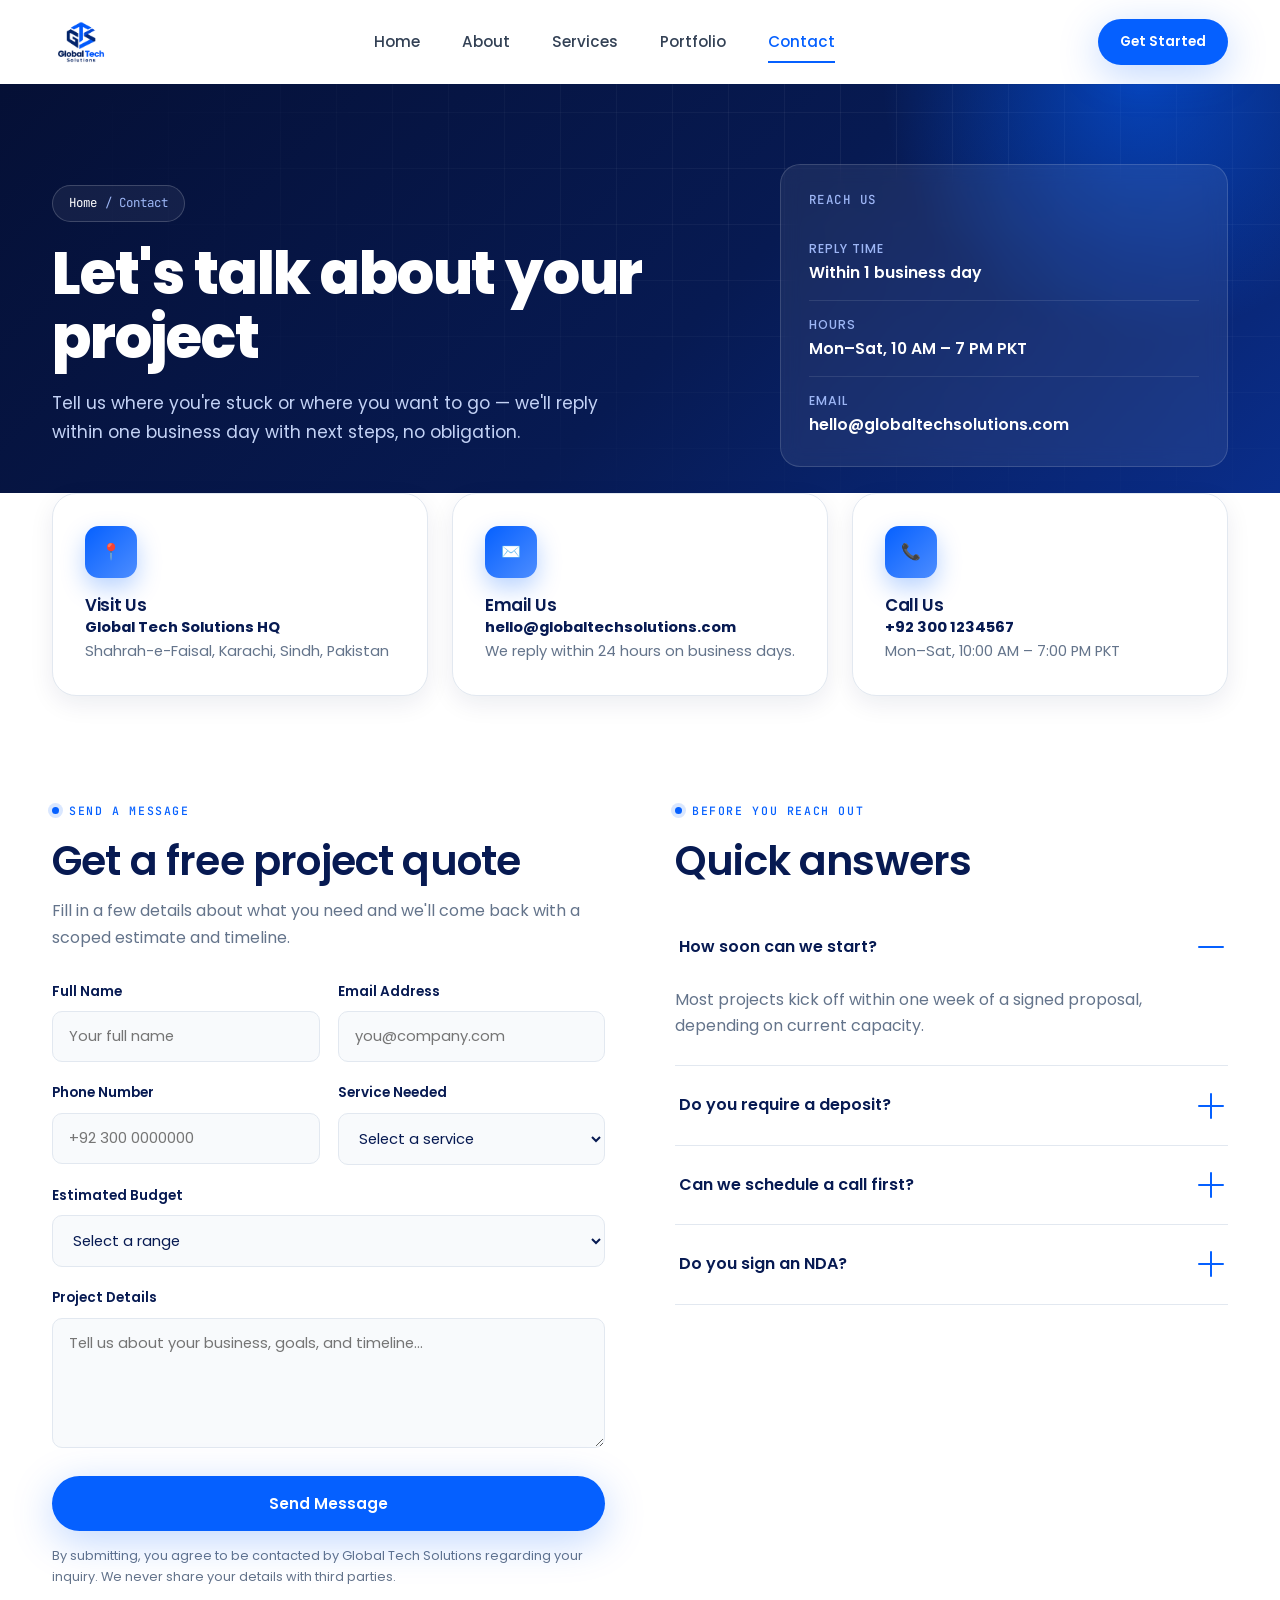
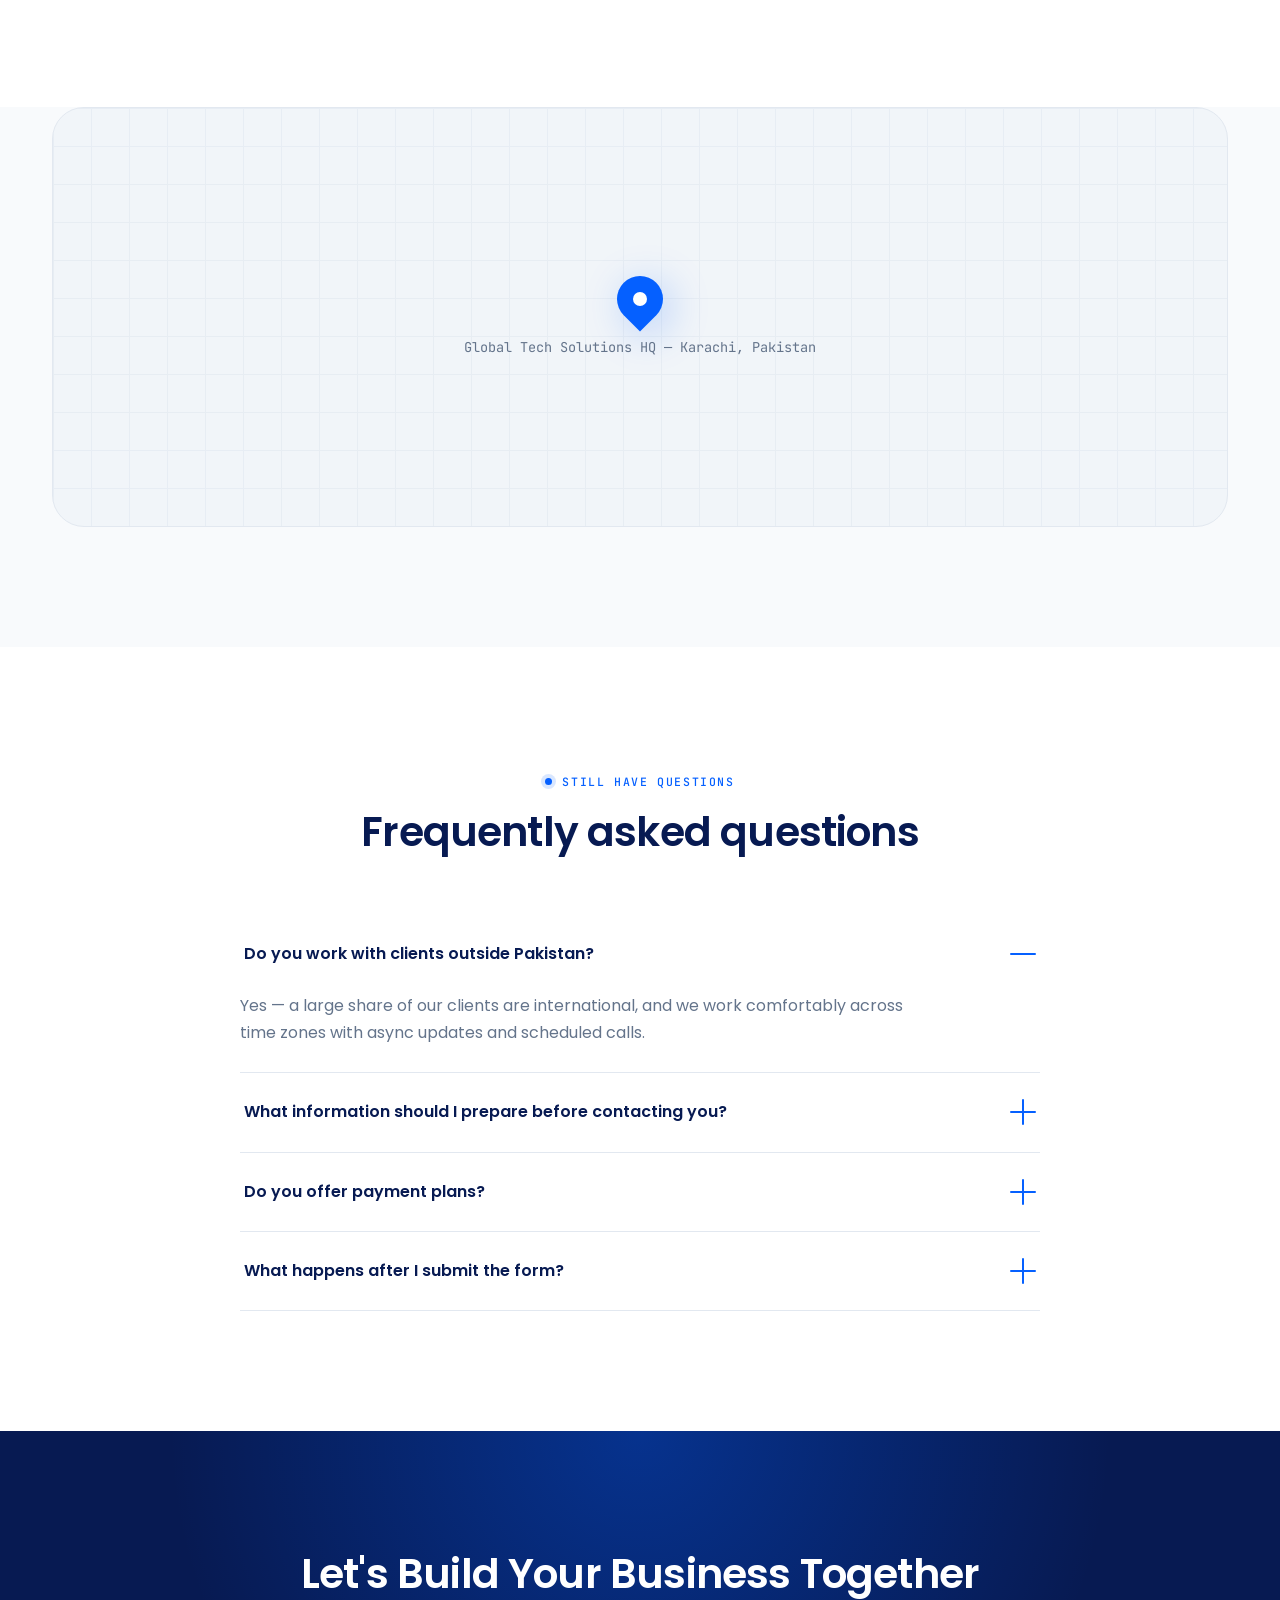
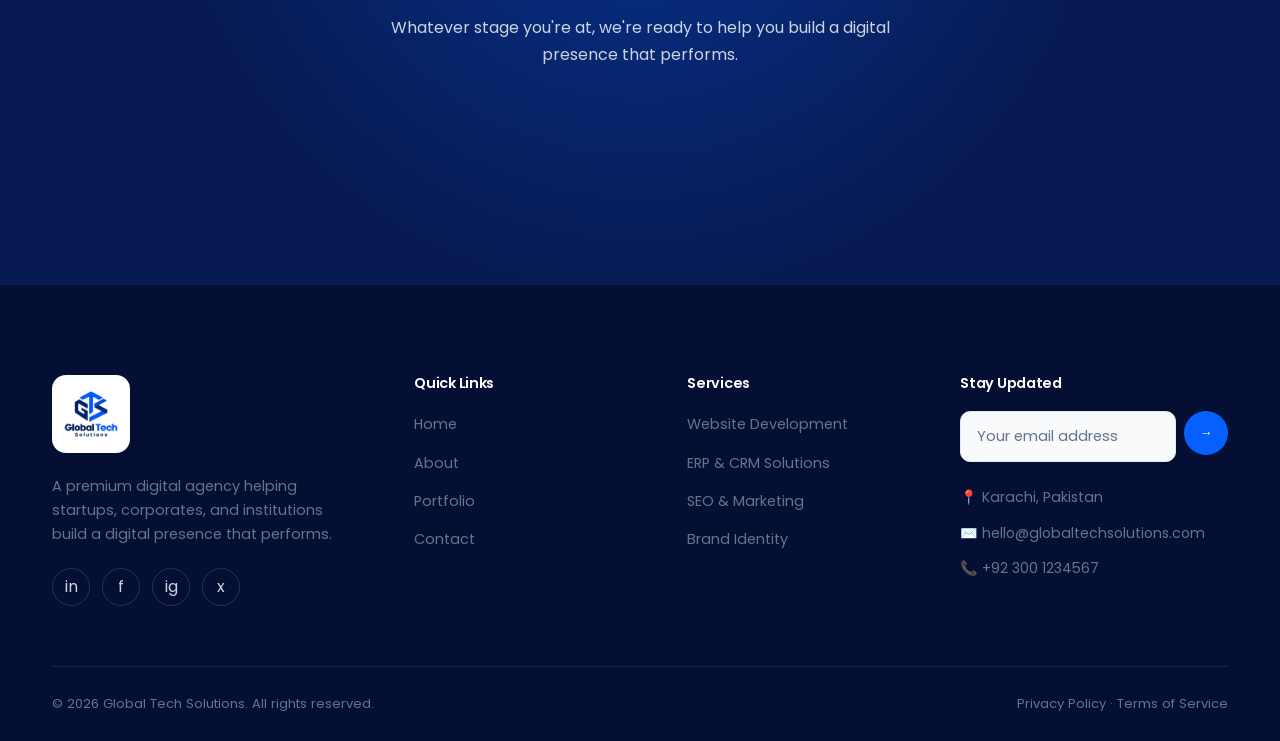
<file: contact.html>
<!DOCTYPE html>
<html lang="en">

<head>
  <meta charset="UTF-8">
  <meta name="viewport" content="width=device-width, initial-scale=1.0">
  <title>Contact Global Tech Solutions — Get a Free Project Quote</title>
  <meta name="description"
    content="Get in touch with Global Tech Solutions for your website, ERP, CRM, SEO or digital marketing project. Based in Karachi, working with clients worldwide.">
  <meta property="og:title" content="Contact | Global Tech Solutions">
  <meta property="og:description"
    content="Tell us about your project and we'll get back to you within one business day.">
  <meta name="theme-color" content="#071A52">
  <link rel="preconnect" href="https://fonts.googleapis.com">
  <link rel="preconnect" href="https://fonts.gstatic.com" crossorigin>
  <link
    href="https://fonts.googleapis.com/css2?family=Poppins:wght@300;400;500;600;700&family=JetBrains+Mono:wght@400;500;600&display=swap"
    rel="stylesheet">
  <link rel="icon" type="image/png" href="assets/logo.png">
  <link rel="stylesheet" href="css/style.css">
  <link rel="stylesheet" href="css/animations.css">
  <link rel="stylesheet" href="css/responsive.css">
</head>

<body>

  <div class="loader" aria-hidden="true">
    <div class="loader-mark"><img src="assets/logo.png" class="loader-logo" alt="Global Tech Solutions"></div>
  </div>
  <div class="scroll-progress"></div>

  <header class="navbar">
    <div class="nav-inner">
      <a href="./index.html" class="logo"><img src="assets/logo.png" class="logo-img" alt="Global Tech Solutions"></a>
      <nav class="nav-links" aria-label="Primary">
        <a href="./index.html">Home</a>
        <a href="./about.html">About</a>
        <a href="./services.html">Services</a>
        <a href="./portfolio.html">Portfolio</a>
        <a href="./contact.html" class="active">Contact</a>
      </nav>
      <div class="nav-cta">
        <a href="./contact.html" class="btn btn-primary btn-sm">Get Started</a>
        <button class="nav-toggle" aria-label="Toggle menu"><span></span><span></span><span></span></button>
      </div>
    </div>
  </header>

  <div class="mobile-menu">
    <a href="./index.html">Home</a>
    <a href="./about.html">About</a>
    <a href="./services.html">Services</a>
    <a href="./portfolio.html">Portfolio</a>
    <a href="./contact.html" class="active">Contact</a>
    <a href="./contact.html" class="btn btn-primary">Get Started</a>
  </div>

  <section class="page-hero">
    <div class="container">
      <div class="ph-copy">
      <div class="breadcrumb"><a href="./index.html">Home</a> / Contact</div>
      <h1>Let's talk about your project</h1>
      <p>Tell us where you're stuck or where you want to go — we'll reply within one business day with next steps, no
        obligation.</p></div>
      <div class="ph-panel"><h3>Reach us</h3><ul class="ph-list"><li><b>Reply time</b><span>Within 1 business day</span></li><li><b>Hours</b><span>Mon–Sat, 10 AM – 7 PM PKT</span></li><li><b>Email</b><span>hello@globaltechsolutions.com</span></li></ul></div>
    </div>
  </section>

  <!-- CONTACT CARDS -->
  <section class="contact-cards">
    <div class="container">
      <div class="contact-cards-grid">
        <div class="contact-card reveal stagger-1">
          <div class="service-icon">📍</div>
          <h4>Visit Us</h4>
          <p><strong>Global Tech Solutions HQ</strong><br>Shahrah-e-Faisal, Karachi, Sindh, Pakistan</p>
        </div>
        <div class="contact-card reveal stagger-2">
          <div class="service-icon">✉️</div>
          <h4>Email Us</h4>
          <p><strong><a href="mailto:hello@globaltechsolutions.com">hello@globaltechsolutions.com</a></strong><br>We reply within 24 hours
            on business days.</p>
        </div>
        <div class="contact-card reveal stagger-3">
          <div class="service-icon">📞</div>
          <h4>Call Us</h4>
          <p><strong><a href="tel:+923001234567">+92 300 1234567</a></strong><br>Mon–Sat, 10:00 AM – 7:00 PM PKT</p>
        </div>
      </div>
    </div>
  </section>

  <!-- CONTACT FORM -->
  <section class="contact-main">
    <div class="container">
      <div class="contact-form-wrap reveal left">
        <div class="eyebrow">Send a Message</div>
        <h2>Get a free project quote</h2>
        <p style="margin:14px 0 30px;">Fill in a few details about what you need and we'll come back with a scoped
          estimate and timeline.</p>

        <form class="contact-form">
          <div class="form-row">
            <div class="form-group">
              <label for="fname">Full Name</label>
              <input type="text" id="fname" name="fname" placeholder="Your full name" required>
            </div>
            <div class="form-group">
              <label for="femail">Email Address</label>
              <input type="email" id="femail" name="femail" placeholder="you@company.com" required>
            </div>
          </div>
          <div class="form-row">
            <div class="form-group">
              <label for="fphone">Phone Number</label>
              <input type="tel" id="fphone" name="fphone" placeholder="+92 300 0000000">
            </div>
            <div class="form-group">
              <label for="fservice">Service Needed</label>
              <select id="fservice" name="fservice" required>
                <option value="" selected disabled>Select a service</option>
                <option>Custom Website Development</option>
                <option>WordPress Website</option>
                <option>E-commerce Website</option>
                <option>Landing Page</option>
                <option>SEO & Digital Marketing</option>
                <option>ERP / CRM Solution</option>
                <option>Business Automation</option>
                <option>Website Maintenance & Support</option>
                <option>Something Else</option>
              </select>
            </div>
          </div>
          <div class="form-group">
            <label for="fbudget">Estimated Budget</label>
            <select id="fbudget" name="fbudget">
              <option value="" selected disabled>Select a range</option>
              <option>Under $500</option>
              <option>$500 – $1,500</option>
              <option>$1,500 – $5,000</option>
              <option>$5,000+</option>
              <option>Not sure yet</option>
            </select>
          </div>
          <div class="form-group">
            <label for="fmessage">Project Details</label>
            <textarea id="fmessage" name="fmessage" placeholder="Tell us about your business, goals, and timeline..."
              required></textarea>
          </div>
          <button type="submit" class="btn btn-primary" style="width:100%;justify-content:center;">Send Message</button>
          <p class="form-note">By submitting, you agree to be contacted by Global Tech Solutions regarding your inquiry. We never
            share your details with third parties.</p>
        </form>
      </div>

      <div class="contact-side reveal right">
        <div class="eyebrow">Before You Reach Out</div>
        <h2>Quick answers</h2>
        <div class="faq-list" style="margin-top:24px;">
          <div class="faq-item open">
            <div class="faq-q">How soon can we start?<span class="icon"></span></div>
            <div class="faq-a">
              <p>Most projects kick off within one week of a signed proposal, depending on current capacity.</p>
            </div>
          </div>
          <div class="faq-item">
            <div class="faq-q">Do you require a deposit?<span class="icon"></span></div>
            <div class="faq-a">
              <p>Yes — a 50% deposit secures your project slot, with the balance due at launch.</p>
            </div>
          </div>
          <div class="faq-item">
            <div class="faq-q">Can we schedule a call first?<span class="icon"></span></div>
            <div class="faq-a">
              <p>Of course. Mention your preferred time zone in the message above and we'll send a booking link.</p>
            </div>
          </div>
          <div class="faq-item">
            <div class="faq-q">Do you sign an NDA?<span class="icon"></span></div>
            <div class="faq-a">
              <p>Yes — we're happy to sign an NDA before any detailed discovery call.</p>
            </div>
          </div>
        </div>
      </div>
    </div>
  </section>

  <!-- MAP -->
  <section class="map-block">
    <div class="container reveal">
      <div class="map-placeholder">
        <div class="grid-overlay"></div>
        <div class="map-pin"></div>
        <span class="map-label">Global Tech Solutions HQ — Karachi, Pakistan</span>
      </div>
    </div>
  </section>

  <!-- FAQ -->
  <section class="faq">
    <div class="container">
      <div class="section-head center reveal">
        <div class="eyebrow">Still Have Questions</div>
        <h2>Frequently asked questions</h2>
      </div>
      <div class="faq-list reveal">
        <div class="faq-item open">
          <div class="faq-q">Do you work with clients outside Pakistan?<span class="icon"></span></div>
          <div class="faq-a">
            <p>Yes — a large share of our clients are international, and we work comfortably across time zones with
              async updates and scheduled calls.</p>
          </div>
        </div>
        <div class="faq-item">
          <div class="faq-q">What information should I prepare before contacting you?<span class="icon"></span></div>
          <div class="faq-a">
            <p>A short description of your business, your goals for the project, and any reference websites you like
              will help us respond faster and more accurately.</p>
          </div>
        </div>
        <div class="faq-item">
          <div class="faq-q">Do you offer payment plans?<span class="icon"></span></div>
          <div class="faq-a">
            <p>Yes — for larger ERP, CRM, and automation projects we can split payment across agreed milestones.</p>
          </div>
        </div>
        <div class="faq-item">
          <div class="faq-q">What happens after I submit the form?<span class="icon"></span></div>
          <div class="faq-a">
            <p>You'll hear back from our team within one business day to schedule a short discovery call and confirm
              next steps.</p>
          </div>
        </div>
      </div>
    </div>
  </section>

  <!-- FINAL CTA -->
  <section class="final-cta">
    <div class="container reveal">
      <h2>Let's Build Your Business Together</h2>
      <p>Whatever stage you're at, we're ready to help you build a digital presence that performs.</p>
      <div class="hero-ctas">
        <a href="mailto:hello@globaltechsolutions.com" class="btn btn-primary">Email Us Directly</a>
        <a href="./portfolio.html" class="btn btn-ghost"
          style="background:transparent;color:#fff;border-color:rgba(255,255,255,.25);">View Portfolio</a>
      </div>
    </div>
  </section>

  <footer class="site-footer">
    <div class="container">
      <div class="footer-grid">
        <div class="footer-brand">
          <a href="./index.html" class="logo"><img src="assets/logo.png" class="logo-img" alt="Global Tech Solutions"></a>
          <p>A premium digital agency helping startups, corporates, and institutions build a digital presence that
            performs.</p>
          <div class="social-row">
            <a href="#" aria-label="LinkedIn">in</a>
            <a href="#" aria-label="Facebook">f</a>
            <a href="#" aria-label="Instagram">ig</a>
            <a href="#" aria-label="X">x</a>
          </div>
        </div>
        <div class="footer-col">
          <h4>Quick Links</h4>
          <ul>
            <li><a href="./index.html">Home</a></li>
            <li><a href="./about.html">About</a></li>
            <li><a href="./portfolio.html">Portfolio</a></li>
            <li><a href="./contact.html">Contact</a></li>
          </ul>
        </div>
        <div class="footer-col">
          <h4>Services</h4>
          <ul>
            <li><a href="./services.html">Website Development</a></li>
            <li><a href="./services.html">ERP & CRM Solutions</a></li>
            <li><a href="./services.html">SEO & Marketing</a></li>
            <li><a href="./services.html">Brand Identity</a></li>
          </ul>
        </div>
        <div class="footer-col">
          <h4>Stay Updated</h4>
          <form class="newsletter-form">
            <input type="email" placeholder="Your email address" required aria-label="Email address">
            <button type="submit" aria-label="Subscribe">→</button>
          </form>
          <ul class="footer-contact" style="margin-top:24px;">
            <li>📍 Karachi, Pakistan</li>
            <li>✉️ hello@globaltechsolutions.com</li>
            <li>📞 +92 300 1234567</li>
          </ul>
        </div>
      </div>
      <div class="footer-bottom">
        <span>© 2026 Global Tech Solutions. All rights reserved.</span>
        <span><a href="#">Privacy Policy</a> · <a href="#">Terms of Service</a></span>
      </div>
    </div>
  </footer>

  <button class="back-to-top" aria-label="Back to top">↑</button>

  <script src="js/navbar.js"></script>
  <script src="js/script.js"></script>
</body>

</html>
</file>
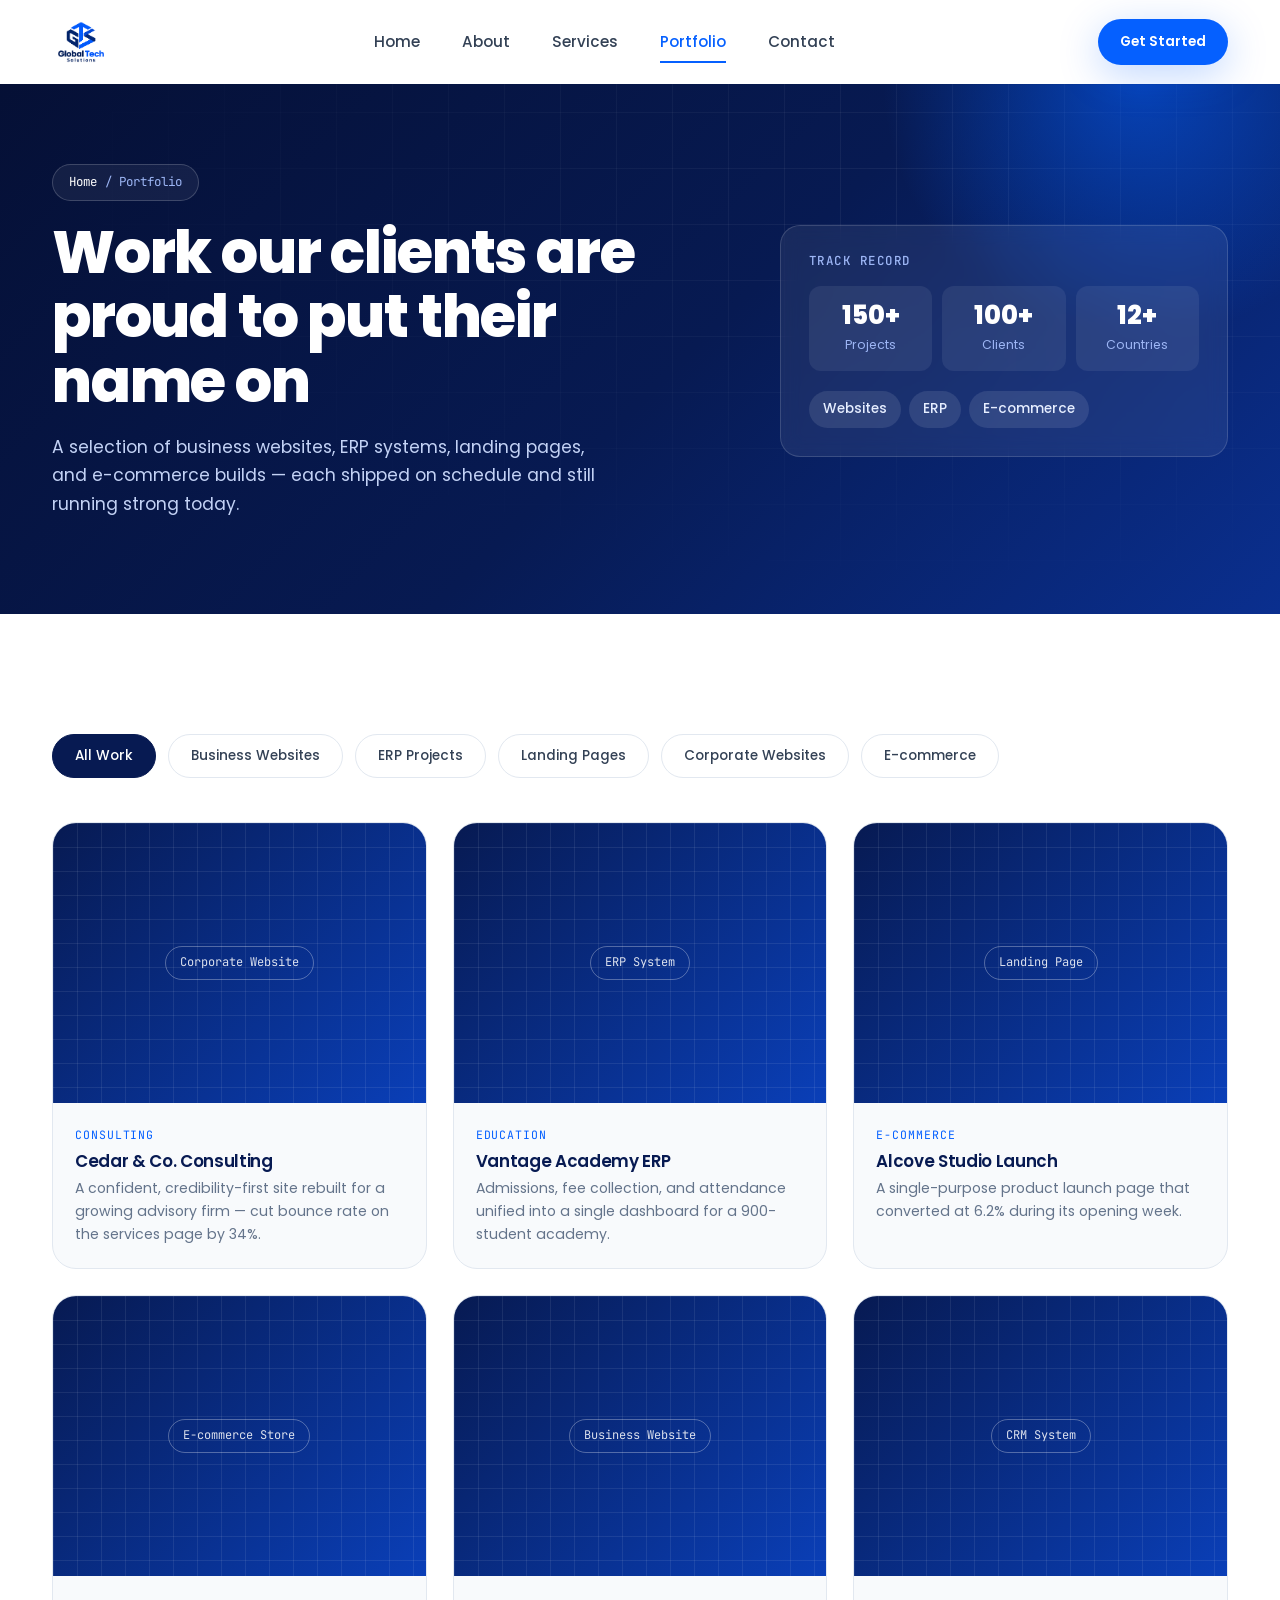
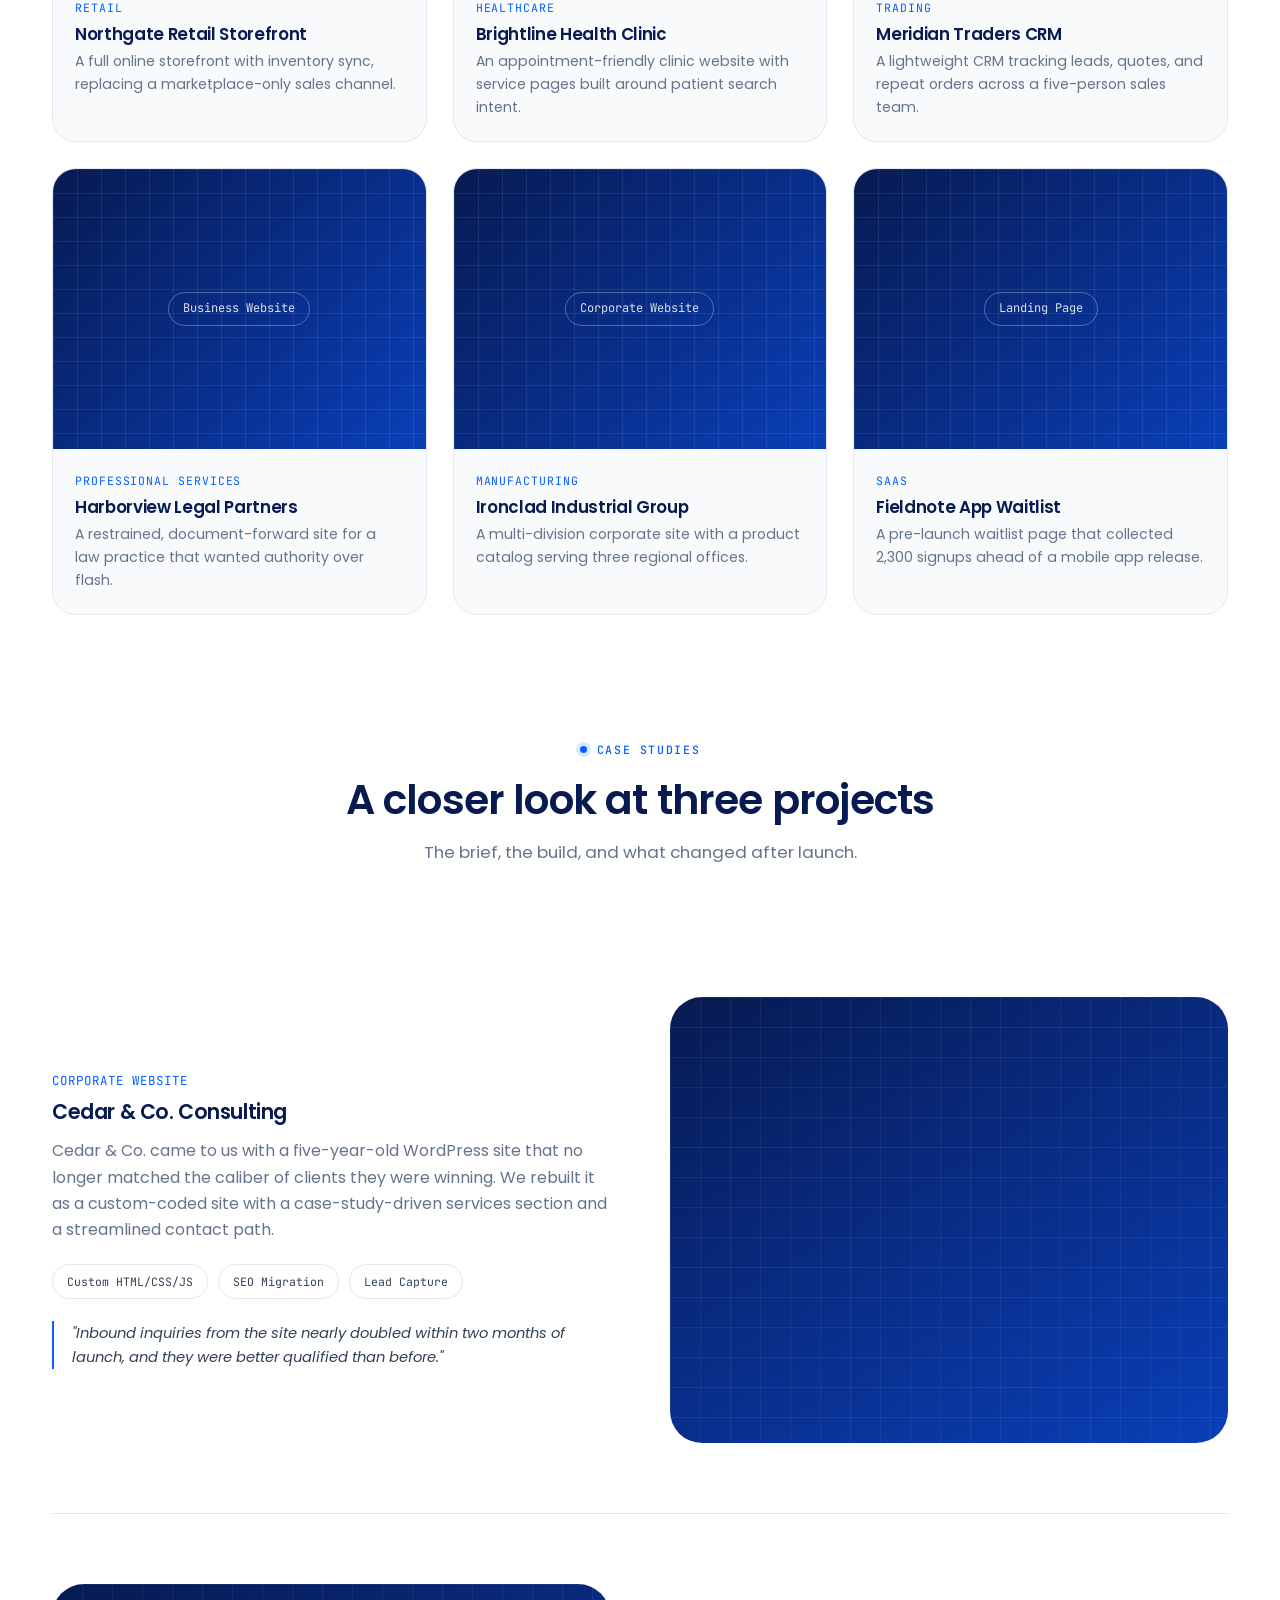
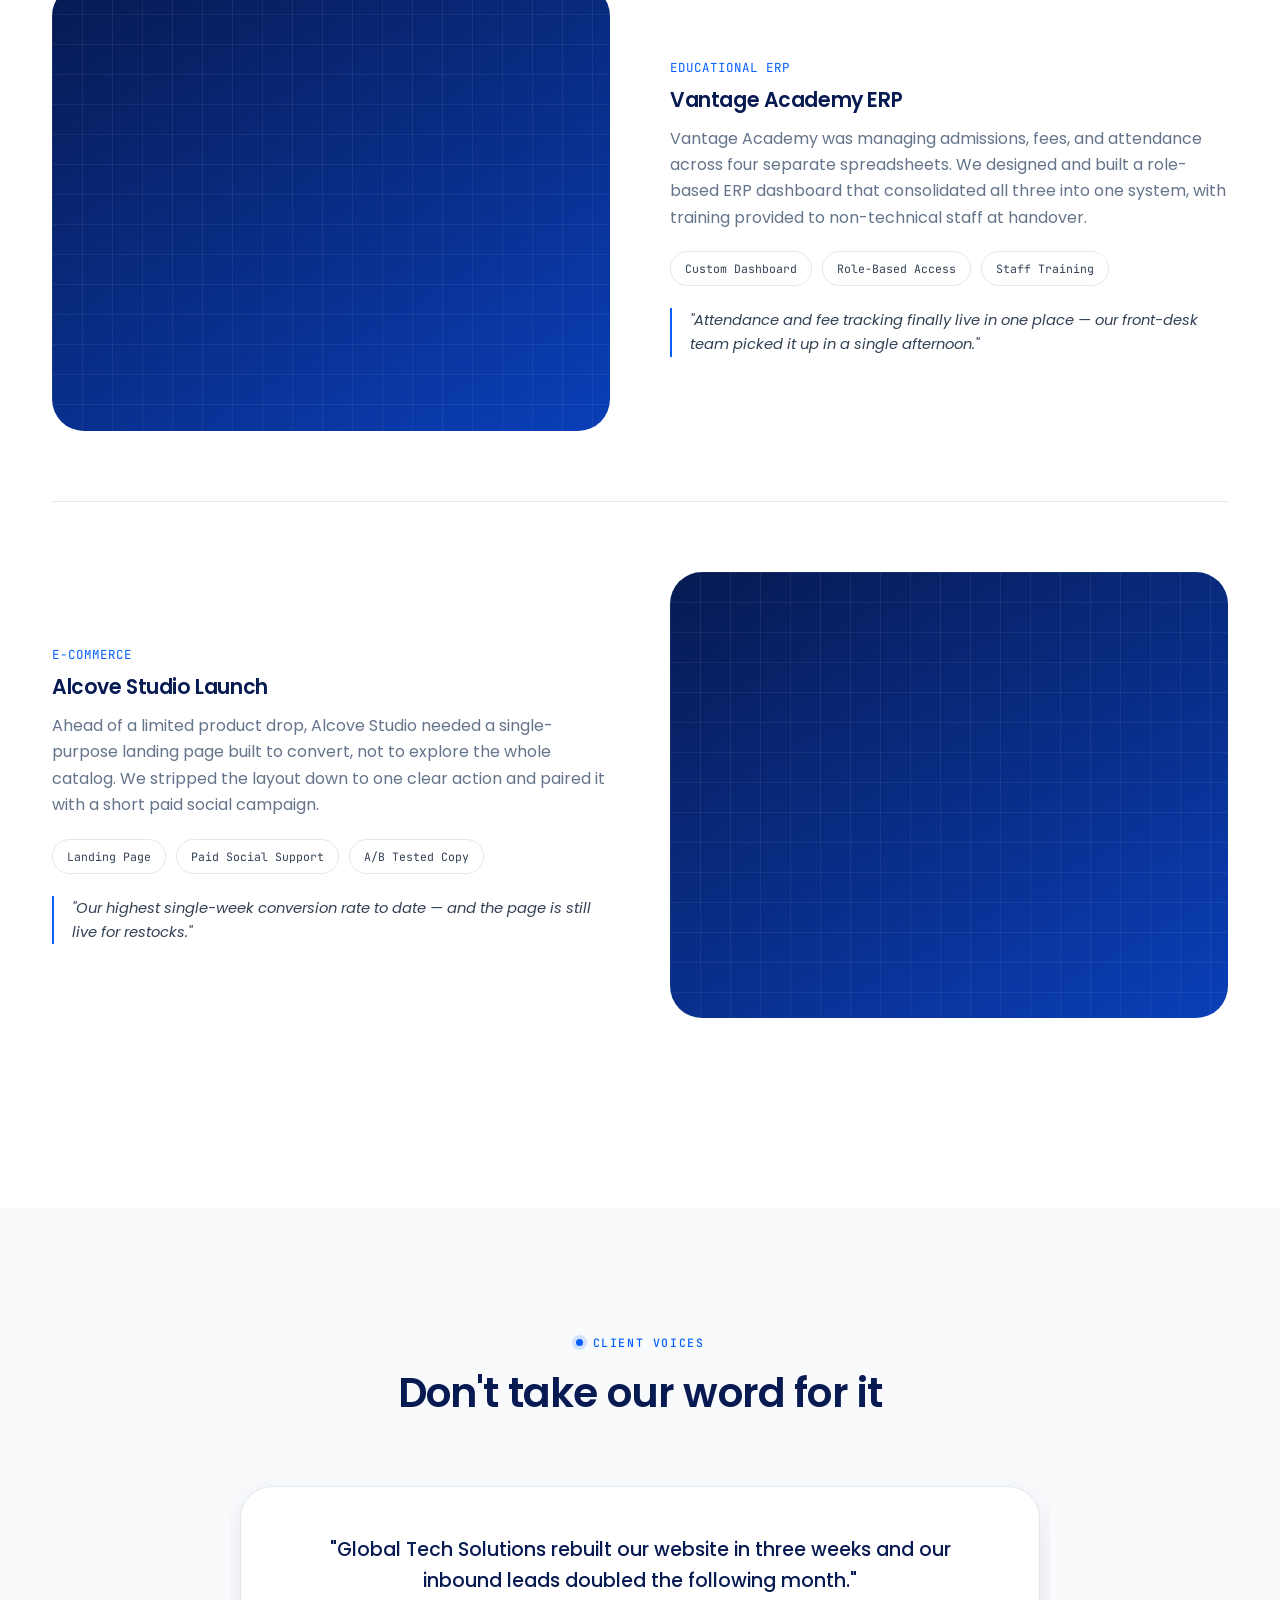
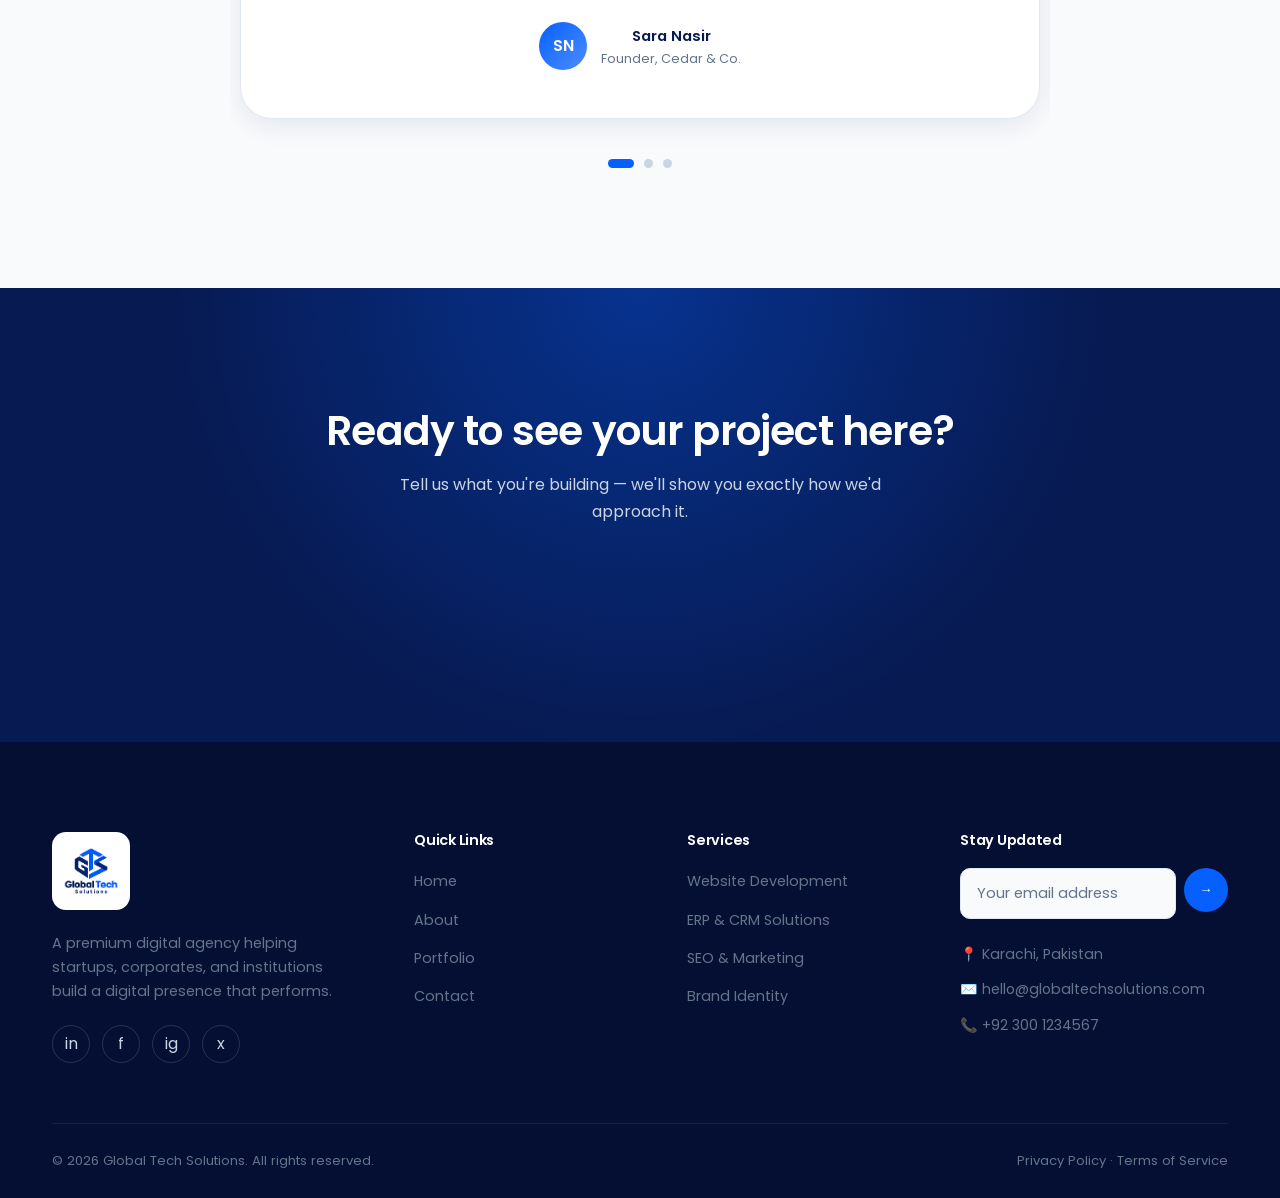
<file: portfolio.html>
<!DOCTYPE html>
<html lang="en">

<head>
  <meta charset="UTF-8">
  <meta name="viewport" content="width=device-width, initial-scale=1.0">
  <title>Portfolio — Websites, ERP & Landing Pages We've Built | Global Tech Solutions</title>
  <meta name="description"
    content="Browse Global Tech Solutions' portfolio of custom business websites, ERP systems, landing pages, and e-commerce stores built for startups, corporates, and educational institutions.">
  <meta property="og:title" content="Portfolio | Global Tech Solutions">
  <meta property="og:description"
    content="Real projects across web development, ERP, and digital marketing — see the work behind the results.">
  <meta name="theme-color" content="#071A52">
  <link rel="preconnect" href="https://fonts.googleapis.com">
  <link rel="preconnect" href="https://fonts.gstatic.com" crossorigin>
  <link
    href="https://fonts.googleapis.com/css2?family=Poppins:wght@300;400;500;600;700&family=JetBrains+Mono:wght@400;500;600&display=swap"
    rel="stylesheet">
  <link rel="icon" type="image/png" href="assets/logo.png">
  <link rel="stylesheet" href="css/style.css">
  <link rel="stylesheet" href="css/animations.css">
  <link rel="stylesheet" href="css/responsive.css">
</head>

<body>

  <div class="loader" aria-hidden="true">
    <div class="loader-mark"><img src="assets/logo.png" class="loader-logo" alt="Global Tech Solutions"></div>
  </div>
  <div class="scroll-progress"></div>

  <header class="navbar">
    <div class="nav-inner">
      <a href="./index.html" class="logo"><img src="assets/logo.png" class="logo-img" alt="Global Tech Solutions"></a>
      <nav class="nav-links" aria-label="Primary">
        <a href="./index.html">Home</a>
        <a href="./about.html">About</a>
        <a href="./services.html">Services</a>
        <a href="./portfolio.html" class="active">Portfolio</a>
        <a href="./contact.html">Contact</a>
      </nav>
      <div class="nav-cta">
        <a href="./contact.html" class="btn btn-primary btn-sm">Get Started</a>
        <button class="nav-toggle" aria-label="Toggle menu"><span></span><span></span><span></span></button>
      </div>
    </div>
  </header>

  <div class="mobile-menu">
    <a href="./index.html">Home</a>
    <a href="./about.html">About</a>
    <a href="./services.html">Services</a>
    <a href="./portfolio.html" class="active">Portfolio</a>
    <a href="./contact.html">Contact</a>
    <a href="./contact.html" class="btn btn-primary">Get Started</a>
  </div>

  <section class="page-hero">
    <div class="container">
      <div class="ph-copy">
      <div class="breadcrumb"><a href="./index.html">Home</a> / Portfolio</div>
      <h1>Work our clients are proud to put their name on</h1>
      <p>A selection of business websites, ERP systems, landing pages, and e-commerce builds — each shipped on schedule
        and still running strong today.</p></div>
      <div class="ph-panel"><h3>Track record</h3><div class="ph-stats"><div><b>150+</b><span>Projects</span></div><div><b>100+</b><span>Clients</span></div><div><b>12+</b><span>Countries</span></div></div><div class="ph-tags"><span>Websites</span><span>ERP</span><span>E-commerce</span></div></div>
    </div>
  </section>

  <!-- FILTERS + GRID -->
  <section class="portfolio">
    <div class="container">
      <div class="portfolio-filters reveal">
        <button class="filter-btn active" data-filter="all">All Work</button>
        <button class="filter-btn" data-filter="business">Business Websites</button>
        <button class="filter-btn" data-filter="erp">ERP Projects</button>
        <button class="filter-btn" data-filter="landing">Landing Pages</button>
        <button class="filter-btn" data-filter="corporate">Corporate Websites</button>
        <button class="filter-btn" data-filter="ecommerce">E-commerce</button>
      </div>

      <div class="portfolio-grid">
        <div class="portfolio-card reveal stagger-1" data-category="corporate">
          <div class="portfolio-thumb">
            <div class="grid-overlay"></div><span class="tag">Corporate Website</span>
          </div>
          <div class="portfolio-body">
            <div class="cat">Consulting</div>
            <h4>Cedar & Co. Consulting</h4>
            <p>A confident, credibility-first site rebuilt for a growing advisory firm — cut bounce rate on the services
              page by 34%.</p>
          </div>
        </div>
        <div class="portfolio-card reveal stagger-2" data-category="erp">
          <div class="portfolio-thumb">
            <div class="grid-overlay"></div><span class="tag">ERP System</span>
          </div>
          <div class="portfolio-body">
            <div class="cat">Education</div>
            <h4>Vantage Academy ERP</h4>
            <p>Admissions, fee collection, and attendance unified into a single dashboard for a 900-student academy.</p>
          </div>
        </div>
        <div class="portfolio-card reveal stagger-3" data-category="landing">
          <div class="portfolio-thumb">
            <div class="grid-overlay"></div><span class="tag">Landing Page</span>
          </div>
          <div class="portfolio-body">
            <div class="cat">E-commerce</div>
            <h4>Alcove Studio Launch</h4>
            <p>A single-purpose product launch page that converted at 6.2% during its opening week.</p>
          </div>
        </div>
        <div class="portfolio-card reveal stagger-4" data-category="ecommerce">
          <div class="portfolio-thumb">
            <div class="grid-overlay"></div><span class="tag">E-commerce Store</span>
          </div>
          <div class="portfolio-body">
            <div class="cat">Retail</div>
            <h4>Northgate Retail Storefront</h4>
            <p>A full online storefront with inventory sync, replacing a marketplace-only sales channel.</p>
          </div>
        </div>
        <div class="portfolio-card reveal stagger-5" data-category="business">
          <div class="portfolio-thumb">
            <div class="grid-overlay"></div><span class="tag">Business Website</span>
          </div>
          <div class="portfolio-body">
            <div class="cat">Healthcare</div>
            <h4>Brightline Health Clinic</h4>
            <p>An appointment-friendly clinic website with service pages built around patient search intent.</p>
          </div>
        </div>
        <div class="portfolio-card reveal stagger-6" data-category="erp">
          <div class="portfolio-thumb">
            <div class="grid-overlay"></div><span class="tag">CRM System</span>
          </div>
          <div class="portfolio-body">
            <div class="cat">Trading</div>
            <h4>Meridian Traders CRM</h4>
            <p>A lightweight CRM tracking leads, quotes, and repeat orders across a five-person sales team.</p>
          </div>
        </div>
        <div class="portfolio-card reveal stagger-1" data-category="business">
          <div class="portfolio-thumb">
            <div class="grid-overlay"></div><span class="tag">Business Website</span>
          </div>
          <div class="portfolio-body">
            <div class="cat">Professional Services</div>
            <h4>Harborview Legal Partners</h4>
            <p>A restrained, document-forward site for a law practice that wanted authority over flash.</p>
          </div>
        </div>
        <div class="portfolio-card reveal stagger-2" data-category="corporate">
          <div class="portfolio-thumb">
            <div class="grid-overlay"></div><span class="tag">Corporate Website</span>
          </div>
          <div class="portfolio-body">
            <div class="cat">Manufacturing</div>
            <h4>Ironclad Industrial Group</h4>
            <p>A multi-division corporate site with a product catalog serving three regional offices.</p>
          </div>
        </div>
        <div class="portfolio-card reveal stagger-3" data-category="landing">
          <div class="portfolio-thumb">
            <div class="grid-overlay"></div><span class="tag">Landing Page</span>
          </div>
          <div class="portfolio-body">
            <div class="cat">SaaS</div>
            <h4>Fieldnote App Waitlist</h4>
            <p>A pre-launch waitlist page that collected 2,300 signups ahead of a mobile app release.</p>
          </div>
        </div>
      </div>
    </div>
  </section>

  <!-- CASE STUDIES -->
  <section class="case-studies">
    <div class="container">
      <div class="section-head center reveal">
        <div class="eyebrow">Case Studies</div>
        <h2>A closer look at three projects</h2>
        <p>The brief, the build, and what changed after launch.</p>
      </div>

      <div class="case-study">
        <div class="case-visual reveal left">
          <div class="grid-overlay"></div>
        </div>
        <div class="case-content reveal right">
          <div class="cat"
            style="font-family:var(--font-mono);font-size:.78rem;color:var(--primary);text-transform:uppercase;letter-spacing:.08em;">
            Corporate Website</div>
          <h3 style="margin-top:10px;">Cedar & Co. Consulting</h3>
          <p style="margin-top:14px;">Cedar & Co. came to us with a five-year-old WordPress site that no longer matched
            the caliber of clients they were winning. We rebuilt it as a custom-coded site with a case-study-driven
            services section and a streamlined contact path.</p>
          <div class="case-tags">
            <span>Custom HTML/CSS/JS</span>
            <span>SEO Migration</span>
            <span>Lead Capture</span>
          </div>
          <p class="case-quote">"Inbound inquiries from the site nearly doubled within two months of launch, and they
            were better qualified than before."</p>
        </div>
      </div>

      <div class="case-study">
        <div class="case-visual reveal left">
          <div class="grid-overlay"></div>
        </div>
        <div class="case-content reveal right">
          <div class="cat"
            style="font-family:var(--font-mono);font-size:.78rem;color:var(--primary);text-transform:uppercase;letter-spacing:.08em;">
            Educational ERP</div>
          <h3 style="margin-top:10px;">Vantage Academy ERP</h3>
          <p style="margin-top:14px;">Vantage Academy was managing admissions, fees, and attendance across four separate
            spreadsheets. We designed and built a role-based ERP dashboard that consolidated all three into one system,
            with training provided to non-technical staff at handover.</p>
          <div class="case-tags">
            <span>Custom Dashboard</span>
            <span>Role-Based Access</span>
            <span>Staff Training</span>
          </div>
          <p class="case-quote">"Attendance and fee tracking finally live in one place — our front-desk team picked it
            up in a single afternoon."</p>
        </div>
      </div>

      <div class="case-study" style="border-bottom:none;">
        <div class="case-visual reveal left">
          <div class="grid-overlay"></div>
        </div>
        <div class="case-content reveal right">
          <div class="cat"
            style="font-family:var(--font-mono);font-size:.78rem;color:var(--primary);text-transform:uppercase;letter-spacing:.08em;">
            E-commerce</div>
          <h3 style="margin-top:10px;">Alcove Studio Launch</h3>
          <p style="margin-top:14px;">Ahead of a limited product drop, Alcove Studio needed a single-purpose landing
            page built to convert, not to explore the whole catalog. We stripped the layout down to one clear action and
            paired it with a short paid social campaign.</p>
          <div class="case-tags">
            <span>Landing Page</span>
            <span>Paid Social Support</span>
            <span>A/B Tested Copy</span>
          </div>
          <p class="case-quote">"Our highest single-week conversion rate to date — and the page is still live for
            restocks."</p>
        </div>
      </div>
    </div>
  </section>

  <!-- TESTIMONIALS -->
  <section class="testimonials">
    <div class="container">
      <div class="section-head center reveal">
        <div class="eyebrow">Client Voices</div>
        <h2>Don't take our word for it</h2>
      </div>
      <div class="t-slider reveal">
        <div class="t-track">
          <div class="t-slide">
            <div class="t-card">
              <p class="t-quote">"Global Tech Solutions rebuilt our website in three weeks and our inbound leads doubled the
                following month."</p>
              <div class="t-person">
                <div class="t-avatar">SN</div>
                <div>
                  <div class="t-name">Sara Nasir</div>
                  <div class="t-role">Founder, Cedar & Co.</div>
                </div>
              </div>
            </div>
          </div>
          <div class="t-slide">
            <div class="t-card">
              <p class="t-quote">"The ERP system they built replaced four spreadsheets. Everything finally lives in one
                place."</p>
              <div class="t-person">
                <div class="t-avatar">RA</div>
                <div>
                  <div class="t-name">Raza Ahmed</div>
                  <div class="t-role">Director, Vantage Academy</div>
                </div>
              </div>
            </div>
          </div>
          <div class="t-slide">
            <div class="t-card">
              <p class="t-quote">"Fast, professional, and genuinely invested in our growth. Conversion is up 40% since
                launch."</p>
              <div class="t-person">
                <div class="t-avatar">HK</div>
                <div>
                  <div class="t-name">Hina Khalid</div>
                  <div class="t-role">Founder, Alcove Studio</div>
                </div>
              </div>
            </div>
          </div>
        </div>
        <div class="t-nav"></div>
      </div>
    </div>
  </section>

  <!-- FINAL CTA -->
  <section class="final-cta">
    <div class="container reveal">
      <h2>Ready to see your project here?</h2>
      <p>Tell us what you're building — we'll show you exactly how we'd approach it.</p>
      <div class="hero-ctas">
        <a href="./contact.html" class="btn btn-primary">Get Started</a>
        <a href="./services.html" class="btn btn-ghost"
          style="background:transparent;color:#fff;border-color:rgba(255,255,255,.25);">View Services</a>
      </div>
    </div>
  </section>

  <footer class="site-footer">
    <div class="container">
      <div class="footer-grid">
        <div class="footer-brand">
          <a href="./index.html" class="logo"><img src="assets/logo.png" class="logo-img" alt="Global Tech Solutions"></a>
          <p>A premium digital agency helping startups, corporates, and institutions build a digital presence that
            performs.</p>
          <div class="social-row">
            <a href="#" aria-label="LinkedIn">in</a>
            <a href="#" aria-label="Facebook">f</a>
            <a href="#" aria-label="Instagram">ig</a>
            <a href="#" aria-label="X">x</a>
          </div>
        </div>
        <div class="footer-col">
          <h4>Quick Links</h4>
          <ul>
            <li><a href="./index.html">Home</a></li>
            <li><a href="./about.html">About</a></li>
            <li><a href="./portfolio.html">Portfolio</a></li>
            <li><a href="./contact.html">Contact</a></li>
          </ul>
        </div>
        <div class="footer-col">
          <h4>Services</h4>
          <ul>
            <li><a href="./services.html">Website Development</a></li>
            <li><a href="./services.html">ERP & CRM Solutions</a></li>
            <li><a href="./services.html">SEO & Marketing</a></li>
            <li><a href="./services.html">Brand Identity</a></li>
          </ul>
        </div>
        <div class="footer-col">
          <h4>Stay Updated</h4>
          <form class="newsletter-form">
            <input type="email" placeholder="Your email address" required aria-label="Email address">
            <button type="submit" aria-label="Subscribe">→</button>
          </form>
          <ul class="footer-contact" style="margin-top:24px;">
            <li>📍 Karachi, Pakistan</li>
            <li>✉️ hello@globaltechsolutions.com</li>
            <li>📞 +92 300 1234567</li>
          </ul>
        </div>
      </div>
      <div class="footer-bottom">
        <span>© 2026 Global Tech Solutions. All rights reserved.</span>
        <span><a href="#">Privacy Policy</a> · <a href="#">Terms of Service</a></span>
      </div>
    </div>
  </footer>

  <button class="back-to-top" aria-label="Back to top">↑</button>

  <script src="js/navbar.js"></script>
  <script src="js/slider.js"></script>
  <script src="js/script.js"></script>
</body>

</html>
</file>
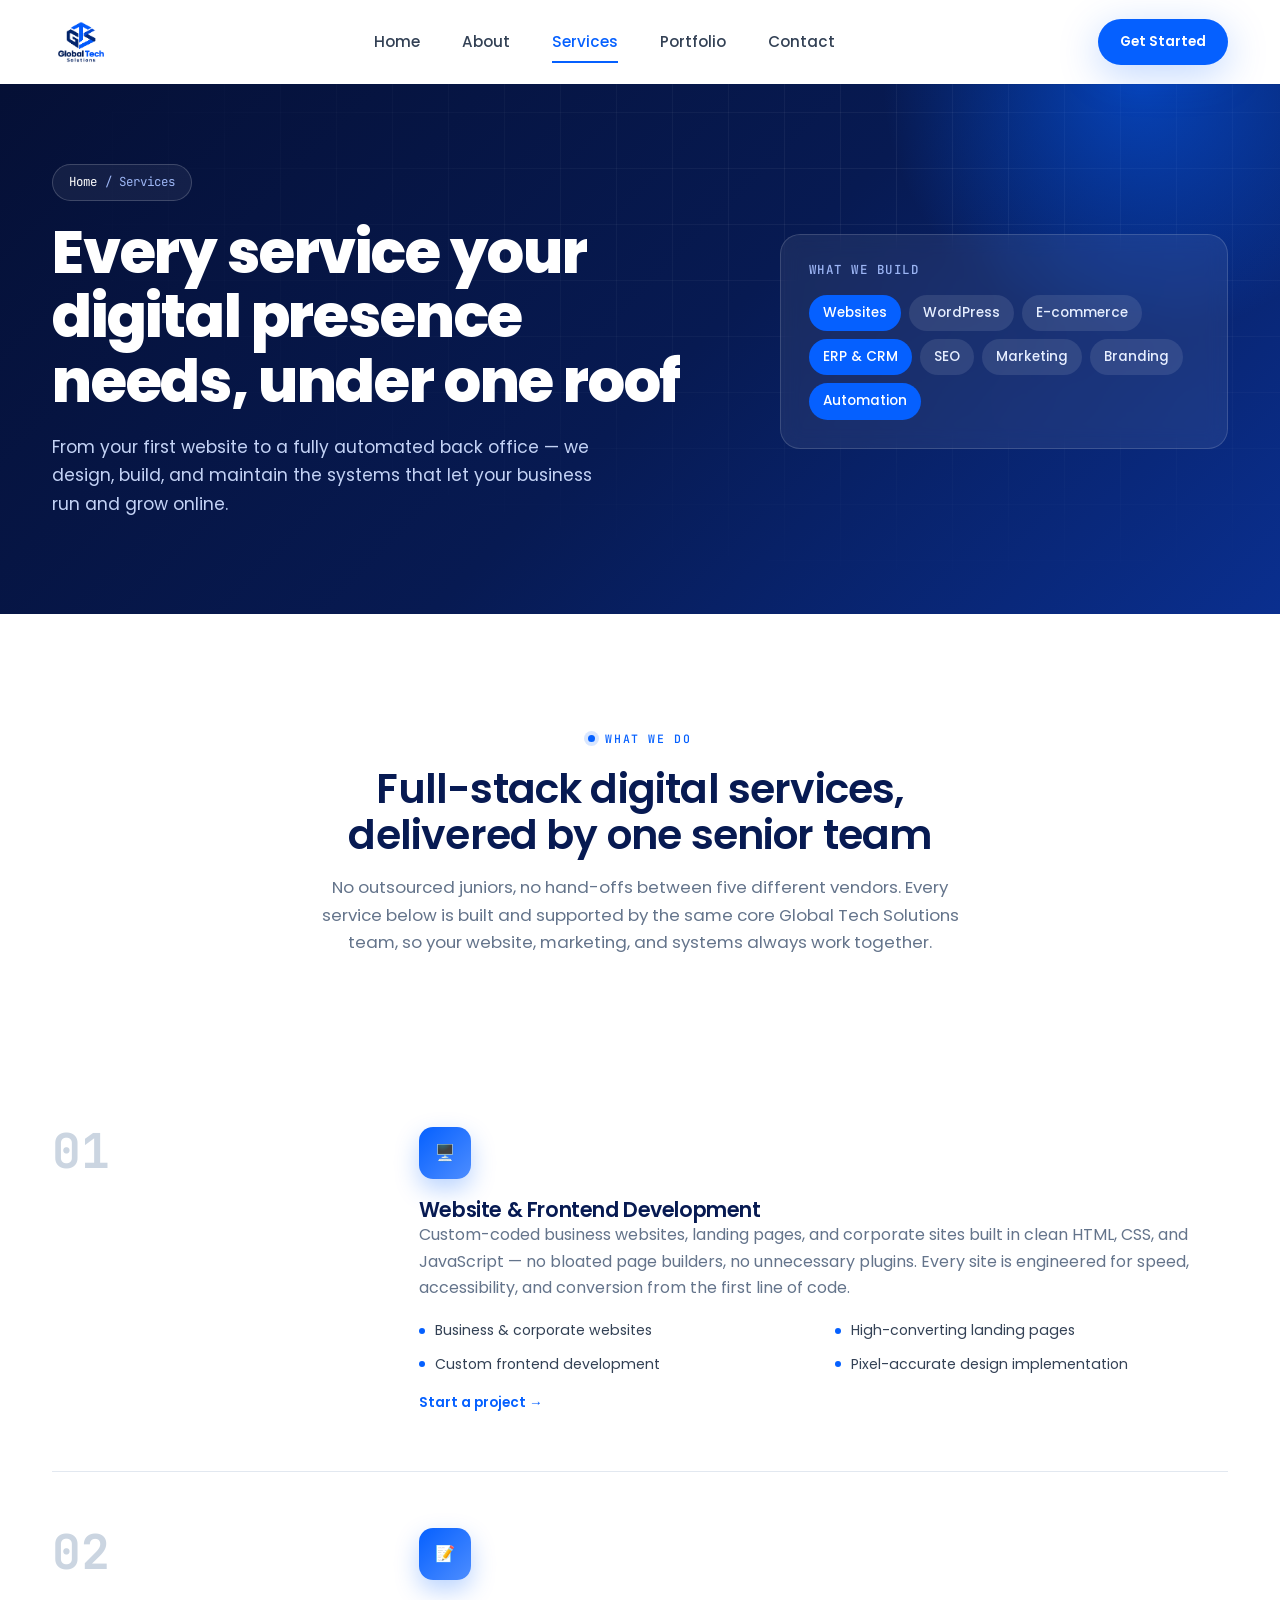
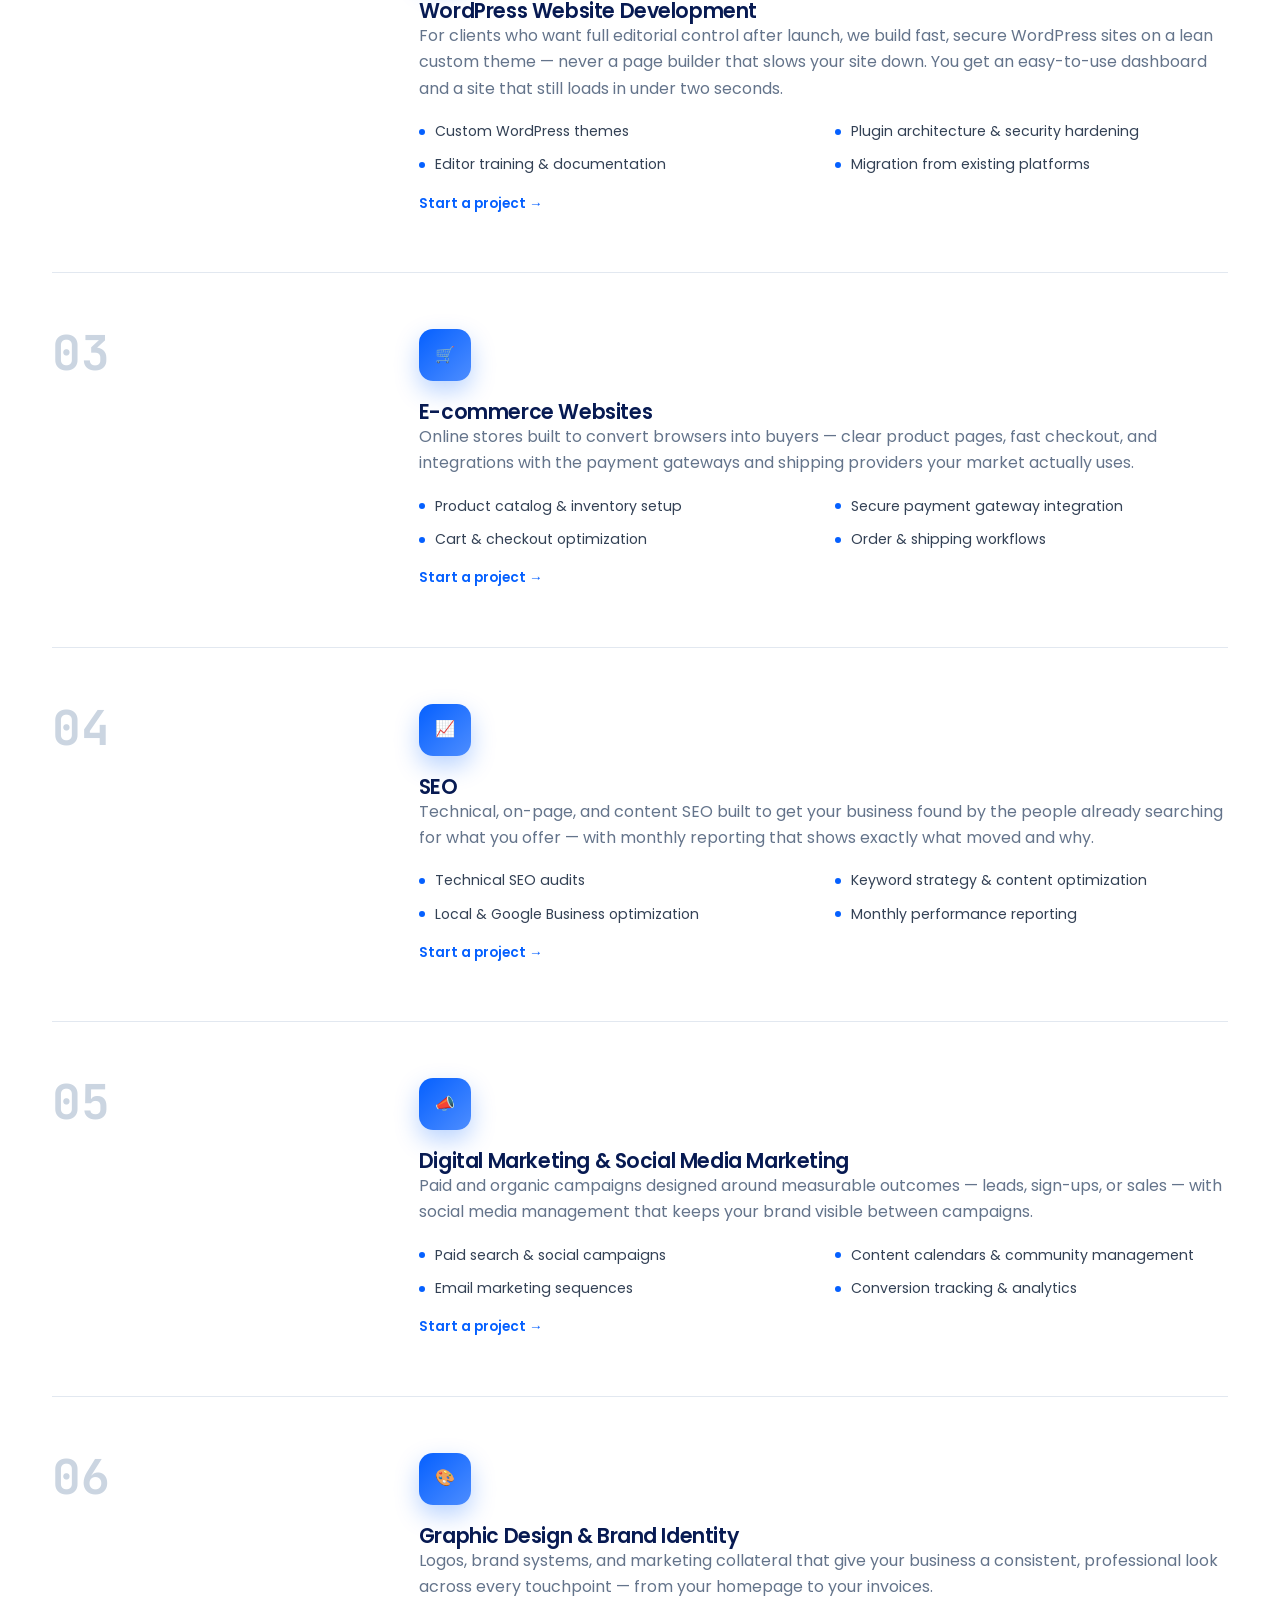
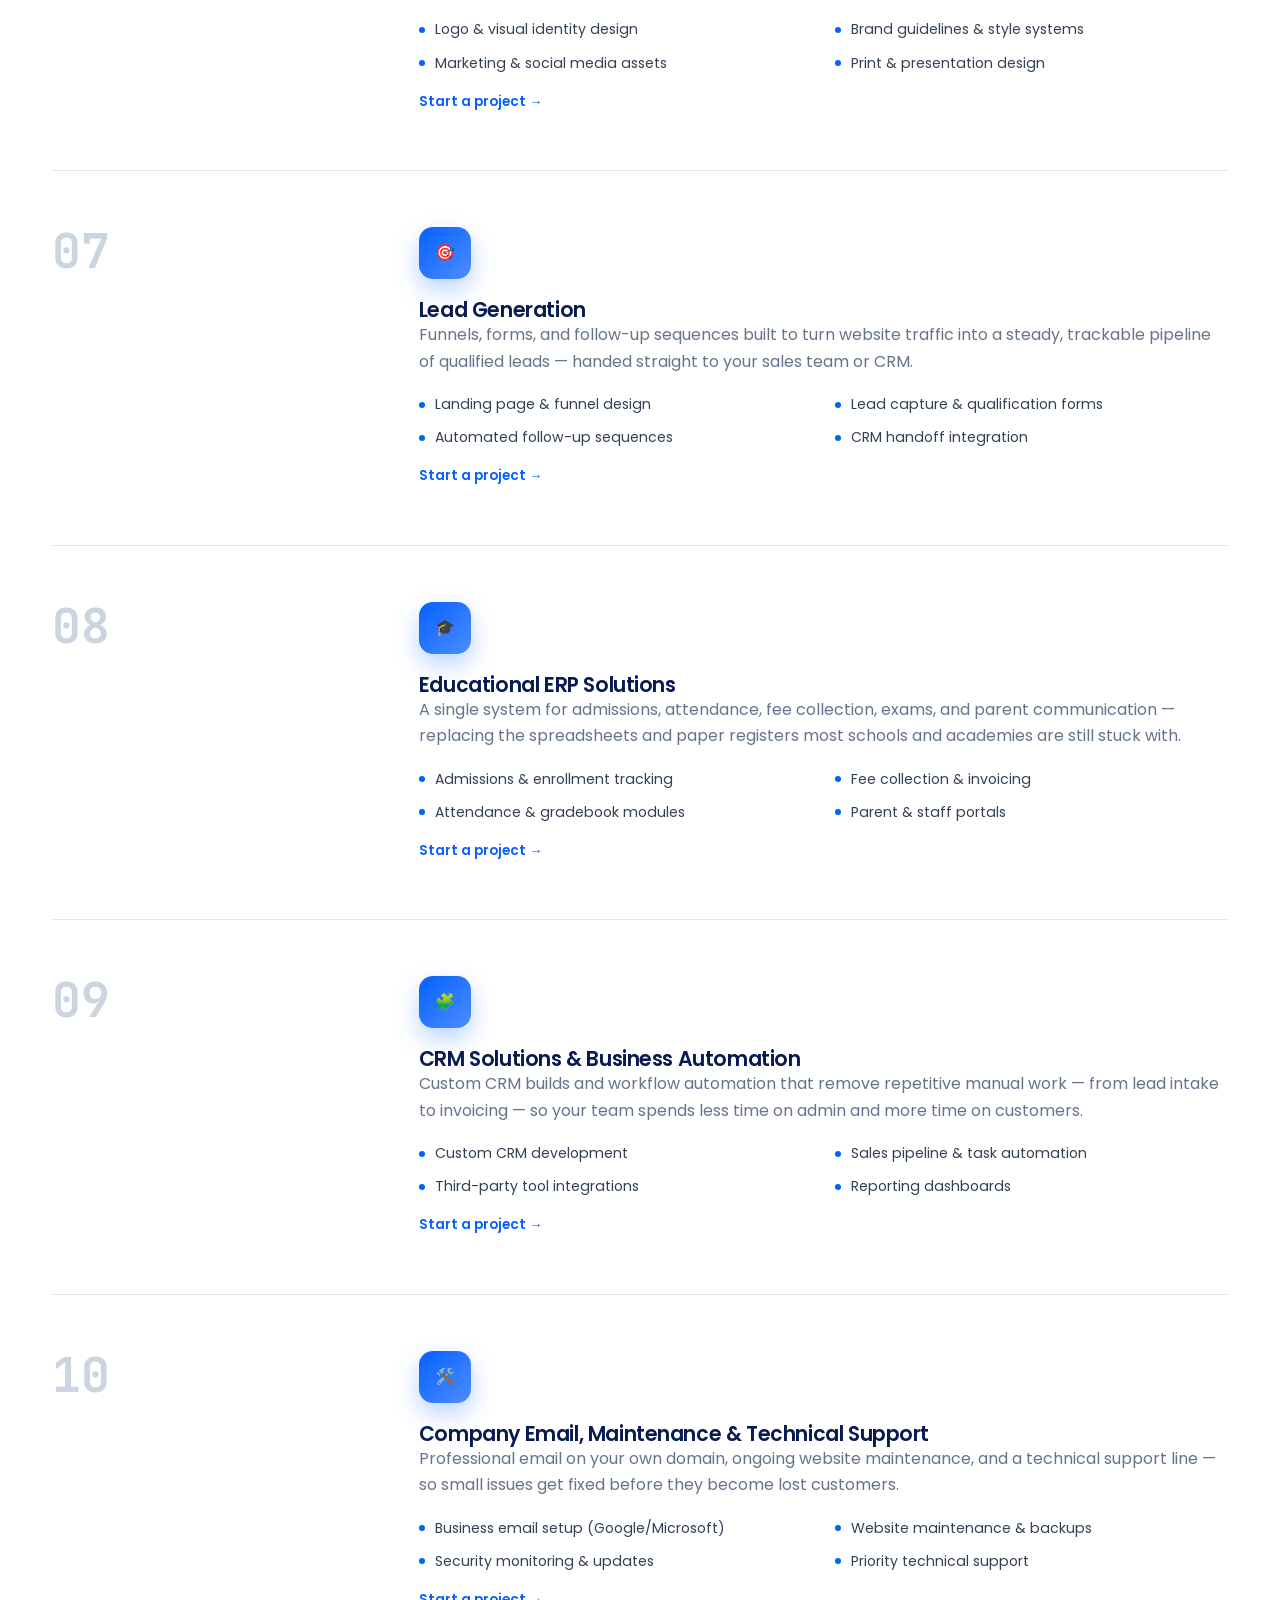
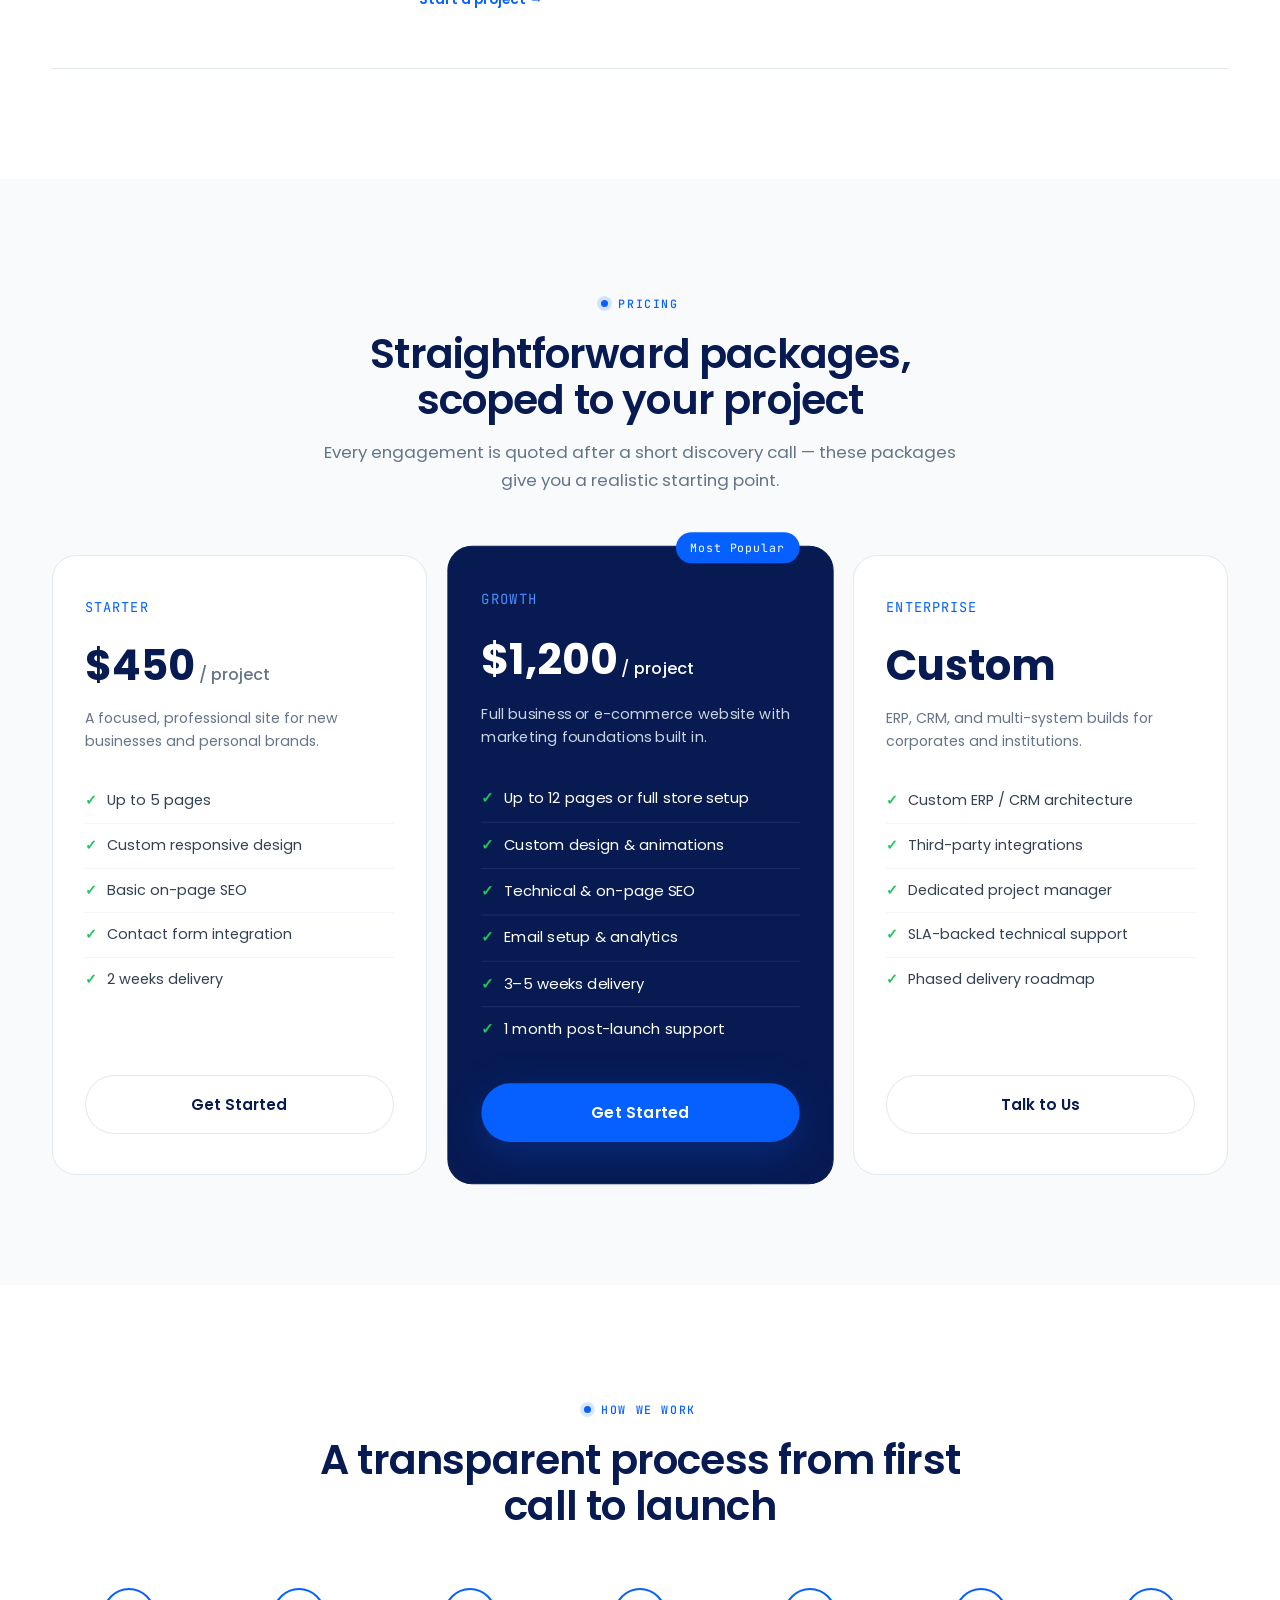
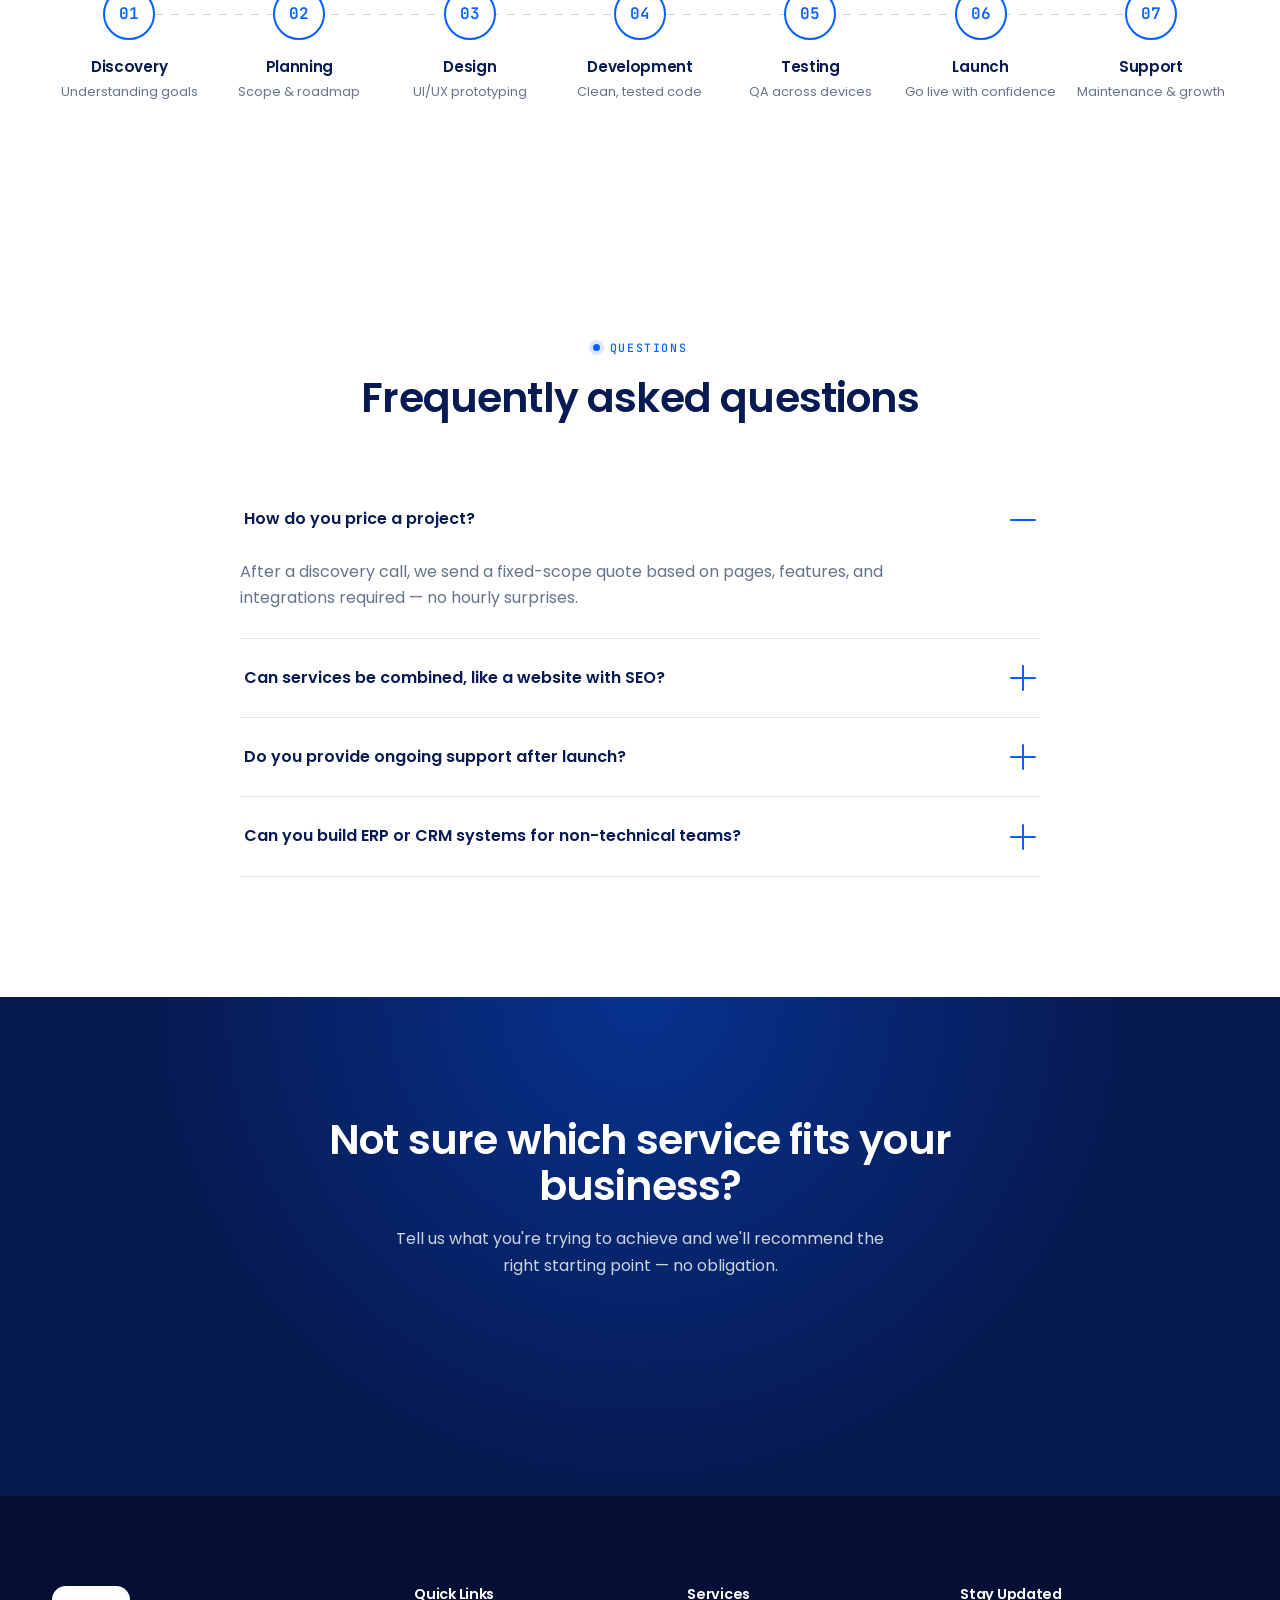
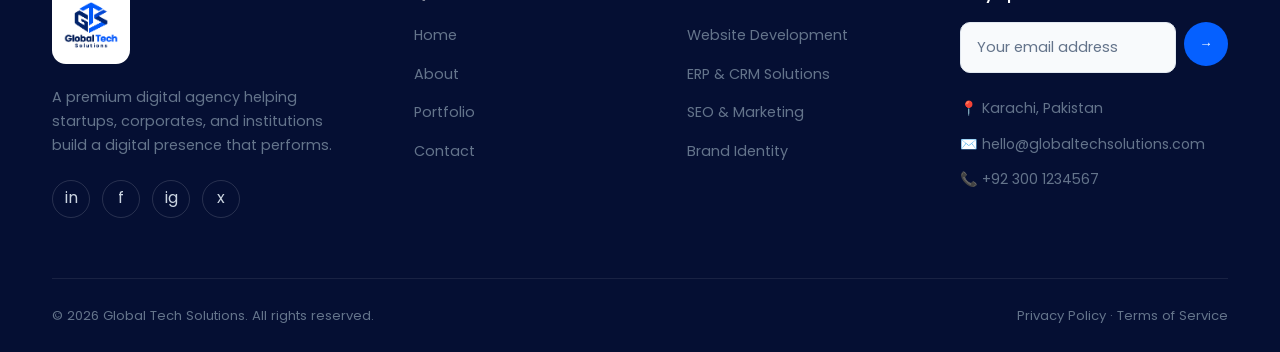
<file: services.html>
<!DOCTYPE html>
<html lang="en">

<head>
  <meta charset="UTF-8">
  <meta name="viewport" content="width=device-width, initial-scale=1.0">
  <title>Services — Web Development, ERP, CRM & Digital Marketing | Global Tech Solutions</title>
  <meta name="description"
    content="Explore Global Tech Solutions' full service line: custom & WordPress websites, e-commerce, SEO, digital marketing, brand identity, ERP & CRM solutions, and business automation.">
  <meta property="og:title" content="Services | Global Tech Solutions">
  <meta property="og:description"
    content="Custom websites, ERP/CRM, SEO and marketing services built around your business goals.">
  <meta name="theme-color" content="#071A52">
  <link rel="preconnect" href="https://fonts.googleapis.com">
  <link rel="preconnect" href="https://fonts.gstatic.com" crossorigin>
  <link
    href="https://fonts.googleapis.com/css2?family=Poppins:wght@300;400;500;600;700&family=JetBrains+Mono:wght@400;500;600&display=swap"
    rel="stylesheet">
  <link rel="icon" type="image/png" href="assets/logo.png">
  <link rel="stylesheet" href="css/style.css">
  <link rel="stylesheet" href="css/animations.css">
  <link rel="stylesheet" href="css/responsive.css">
</head>

<body>

  <div class="loader" aria-hidden="true">
    <div class="loader-mark"><img src="assets/logo.png" class="loader-logo" alt="Global Tech Solutions"></div>
  </div>
  <div class="scroll-progress"></div>

  <header class="navbar">
    <div class="nav-inner">
      <a href="./index.html" class="logo"><img src="assets/logo.png" class="logo-img" alt="Global Tech Solutions"></a>
      <nav class="nav-links" aria-label="Primary">
        <a href="./index.html">Home</a>
        <a href="./about.html">About</a>
        <a href="./services.html" class="active">Services</a>
        <a href="./portfolio.html">Portfolio</a>
        <a href="./contact.html">Contact</a>
      </nav>
      <div class="nav-cta">
        <a href="./contact.html" class="btn btn-primary btn-sm">Get Started</a>
        <button class="nav-toggle" aria-label="Toggle menu"><span></span><span></span><span></span></button>
      </div>
    </div>
  </header>

  <div class="mobile-menu">
    <a href="./index.html">Home</a>
    <a href="./about.html">About</a>
    <a href="./services.html" class="active">Services</a>
    <a href="./portfolio.html">Portfolio</a>
    <a href="./contact.html">Contact</a>
    <a href="./contact.html" class="btn btn-primary">Get Started</a>
  </div>

  <section class="page-hero">
    <div class="container">
      <div class="ph-copy">
      <div class="breadcrumb"><a href="./index.html">Home</a> / Services</div>
      <h1>Every service your digital presence needs, under one roof</h1>
      <p>From your first website to a fully automated back office — we design, build, and maintain the systems that let
        your business run and grow online.</p></div>
      <div class="ph-panel"><h3>What we build</h3><div class="ph-tags big"><span class="b">Websites</span><span>WordPress</span><span>E-commerce</span><span class="b">ERP &amp; CRM</span><span>SEO</span><span>Marketing</span><span>Branding</span><span class="b">Automation</span></div></div>
    </div>
  </section>

  <section class="services-intro">
    <div class="container">
      <div class="section-head center reveal">
        <div class="eyebrow">What We Do</div>
        <h2>Full-stack digital services, delivered by one senior team</h2>
        <p>No outsourced juniors, no hand-offs between five different vendors. Every service below is built and
          supported by the same core Global Tech Solutions team, so your website, marketing, and systems always work together.</p>
      </div>
    </div>
  </section>

  <section class="services-detail">
    <div class="container">
      <div class="service-detail-list">

        <div class="service-detail-row">
          <div class="sd-index">01</div>
          <div class="sd-content">
            <div class="service-icon">🖥️</div>
            <h3>Website & Frontend Development</h3>
            <p>Custom-coded business websites, landing pages, and corporate sites built in clean HTML, CSS, and
              JavaScript — no bloated page builders, no unnecessary plugins. Every site is engineered for speed,
              accessibility, and conversion from the first line of code.</p>
            <ul class="sd-list">
              <li>Business & corporate websites</li>
              <li>High-converting landing pages</li>
              <li>Custom frontend development</li>
              <li>Pixel-accurate design implementation</li>
            </ul>
            <a href="./contact.html" class="service-link">Start a project →</a>
          </div>
        </div>

        <div class="service-detail-row">
          <div class="sd-index">02</div>
          <div class="sd-content">
            <div class="service-icon">📝</div>
            <h3>WordPress Website Development</h3>
            <p>For clients who want full editorial control after launch, we build fast, secure WordPress sites on a lean
              custom theme — never a page builder that slows your site down. You get an easy-to-use dashboard and a site
              that still loads in under two seconds.</p>
            <ul class="sd-list">
              <li>Custom WordPress themes</li>
              <li>Plugin architecture & security hardening</li>
              <li>Editor training & documentation</li>
              <li>Migration from existing platforms</li>
            </ul>
            <a href="./contact.html" class="service-link">Start a project →</a>
          </div>
        </div>

        <div class="service-detail-row">
          <div class="sd-index">03</div>
          <div class="sd-content">
            <div class="service-icon">🛒</div>
            <h3>E-commerce Websites</h3>
            <p>Online stores built to convert browsers into buyers — clear product pages, fast checkout, and
              integrations with the payment gateways and shipping providers your market actually uses.</p>
            <ul class="sd-list">
              <li>Product catalog & inventory setup</li>
              <li>Secure payment gateway integration</li>
              <li>Cart & checkout optimization</li>
              <li>Order & shipping workflows</li>
            </ul>
            <a href="./contact.html" class="service-link">Start a project →</a>
          </div>
        </div>

        <div class="service-detail-row">
          <div class="sd-index">04</div>
          <div class="sd-content">
            <div class="service-icon">📈</div>
            <h3>SEO</h3>
            <p>Technical, on-page, and content SEO built to get your business found by the people already searching for
              what you offer — with monthly reporting that shows exactly what moved and why.</p>
            <ul class="sd-list">
              <li>Technical SEO audits</li>
              <li>Keyword strategy & content optimization</li>
              <li>Local & Google Business optimization</li>
              <li>Monthly performance reporting</li>
            </ul>
            <a href="./contact.html" class="service-link">Start a project →</a>
          </div>
        </div>

        <div class="service-detail-row">
          <div class="sd-index">05</div>
          <div class="sd-content">
            <div class="service-icon">📣</div>
            <h3>Digital Marketing & Social Media Marketing</h3>
            <p>Paid and organic campaigns designed around measurable outcomes — leads, sign-ups, or sales — with social
              media management that keeps your brand visible between campaigns.</p>
            <ul class="sd-list">
              <li>Paid search & social campaigns</li>
              <li>Content calendars & community management</li>
              <li>Email marketing sequences</li>
              <li>Conversion tracking & analytics</li>
            </ul>
            <a href="./contact.html" class="service-link">Start a project →</a>
          </div>
        </div>

        <div class="service-detail-row">
          <div class="sd-index">06</div>
          <div class="sd-content">
            <div class="service-icon">🎨</div>
            <h3>Graphic Design & Brand Identity</h3>
            <p>Logos, brand systems, and marketing collateral that give your business a consistent, professional look
              across every touchpoint — from your homepage to your invoices.</p>
            <ul class="sd-list">
              <li>Logo & visual identity design</li>
              <li>Brand guidelines & style systems</li>
              <li>Marketing & social media assets</li>
              <li>Print & presentation design</li>
            </ul>
            <a href="./contact.html" class="service-link">Start a project →</a>
          </div>
        </div>

        <div class="service-detail-row">
          <div class="sd-index">07</div>
          <div class="sd-content">
            <div class="service-icon">🎯</div>
            <h3>Lead Generation</h3>
            <p>Funnels, forms, and follow-up sequences built to turn website traffic into a steady, trackable pipeline
              of qualified leads — handed straight to your sales team or CRM.</p>
            <ul class="sd-list">
              <li>Landing page & funnel design</li>
              <li>Lead capture & qualification forms</li>
              <li>Automated follow-up sequences</li>
              <li>CRM handoff integration</li>
            </ul>
            <a href="./contact.html" class="service-link">Start a project →</a>
          </div>
        </div>

        <div class="service-detail-row">
          <div class="sd-index">08</div>
          <div class="sd-content">
            <div class="service-icon">🎓</div>
            <h3>Educational ERP Solutions</h3>
            <p>A single system for admissions, attendance, fee collection, exams, and parent communication — replacing
              the spreadsheets and paper registers most schools and academies are still stuck with.</p>
            <ul class="sd-list">
              <li>Admissions & enrollment tracking</li>
              <li>Fee collection & invoicing</li>
              <li>Attendance & gradebook modules</li>
              <li>Parent & staff portals</li>
            </ul>
            <a href="./contact.html" class="service-link">Start a project →</a>
          </div>
        </div>

        <div class="service-detail-row">
          <div class="sd-index">09</div>
          <div class="sd-content">
            <div class="service-icon">🧩</div>
            <h3>CRM Solutions & Business Automation</h3>
            <p>Custom CRM builds and workflow automation that remove repetitive manual work — from lead intake to
              invoicing — so your team spends less time on admin and more time on customers.</p>
            <ul class="sd-list">
              <li>Custom CRM development</li>
              <li>Sales pipeline & task automation</li>
              <li>Third-party tool integrations</li>
              <li>Reporting dashboards</li>
            </ul>
            <a href="./contact.html" class="service-link">Start a project →</a>
          </div>
        </div>

        <div class="service-detail-row">
          <div class="sd-index">10</div>
          <div class="sd-content">
            <div class="service-icon">🛠️</div>
            <h3>Company Email, Maintenance & Technical Support</h3>
            <p>Professional email on your own domain, ongoing website maintenance, and a technical support line — so
              small issues get fixed before they become lost customers.</p>
            <ul class="sd-list">
              <li>Business email setup (Google/Microsoft)</li>
              <li>Website maintenance & backups</li>
              <li>Security monitoring & updates</li>
              <li>Priority technical support</li>
            </ul>
            <a href="./contact.html" class="service-link">Start a project →</a>
          </div>
        </div>

      </div>
    </div>
  </section>

  <section class="pricing">
    <div class="container">
      <div class="section-head center reveal">
        <div class="eyebrow">Pricing</div>
        <h2>Straightforward packages, scoped to your project</h2>
        <p>Every engagement is quoted after a short discovery call — these packages give you a realistic starting point.
        </p>
      </div>
      <div class="pricing-grid">
        <div class="price-card reveal stagger-1">
          <div class="price-plan">Starter</div>
          <div class="price-amount">$450<span style="font-size:1rem;color:var(--slate-500);font-weight:500;"> /
              project</span></div>
          <p class="price-desc">A focused, professional site for new businesses and personal brands.</p>
          <ul class="price-features">
            <li>Up to 5 pages</li>
            <li>Custom responsive design</li>
            <li>Basic on-page SEO</li>
            <li>Contact form integration</li>
            <li>2 weeks delivery</li>
          </ul>
          <a href="./contact.html" class="btn btn-ghost btn-block">Get Started</a>
        </div>
        <div class="price-card featured reveal stagger-2">
          <div class="price-badge">Most Popular</div>
          <div class="price-plan">Growth</div>
          <div class="price-amount">$1,200<span style="font-size:1rem;font-weight:500;"> / project</span></div>
          <p class="price-desc">Full business or e-commerce website with marketing foundations built in.</p>
          <ul class="price-features">
            <li>Up to 12 pages or full store setup</li>
            <li>Custom design & animations</li>
            <li>Technical & on-page SEO</li>
            <li>Email setup & analytics</li>
            <li>3–5 weeks delivery</li>
            <li>1 month post-launch support</li>
          </ul>
          <a href="./contact.html" class="btn btn-primary btn-block">Get Started</a>
        </div>
        <div class="price-card reveal stagger-3">
          <div class="price-plan">Enterprise</div>
          <div class="price-amount">Custom</div>
          <p class="price-desc">ERP, CRM, and multi-system builds for corporates and institutions.</p>
          <ul class="price-features">
            <li>Custom ERP / CRM architecture</li>
            <li>Third-party integrations</li>
            <li>Dedicated project manager</li>
            <li>SLA-backed technical support</li>
            <li>Phased delivery roadmap</li>
          </ul>
          <a href="./contact.html" class="btn btn-ghost btn-block">Talk to Us</a>
        </div>
      </div>
    </div>
  </section>

  <section class="dev-process">
    <div class="container">
      <div class="section-head center reveal">
        <div class="eyebrow">How We Work</div>
        <h2>A transparent process from first call to launch</h2>
      </div>
      <div class="process-track">
        <div class="process-step reveal">
          <div class="process-num">01</div>
          <h4>Discovery</h4>
          <p>Understanding goals</p>
        </div>
        <div class="process-step reveal stagger-1">
          <div class="process-num">02</div>
          <h4>Planning</h4>
          <p>Scope & roadmap</p>
        </div>
        <div class="process-step reveal stagger-2">
          <div class="process-num">03</div>
          <h4>Design</h4>
          <p>UI/UX prototyping</p>
        </div>
        <div class="process-step reveal stagger-3">
          <div class="process-num">04</div>
          <h4>Development</h4>
          <p>Clean, tested code</p>
        </div>
        <div class="process-step reveal stagger-4">
          <div class="process-num">05</div>
          <h4>Testing</h4>
          <p>QA across devices</p>
        </div>
        <div class="process-step reveal stagger-5">
          <div class="process-num">06</div>
          <h4>Launch</h4>
          <p>Go live with confidence</p>
        </div>
        <div class="process-step reveal stagger-6">
          <div class="process-num">07</div>
          <h4>Support</h4>
          <p>Maintenance & growth</p>
        </div>
      </div>
    </div>
  </section>

  <section class="faq">
    <div class="container">
      <div class="section-head center reveal">
        <div class="eyebrow">Questions</div>
        <h2>Frequently asked questions</h2>
      </div>
      <div class="faq-list reveal">
        <div class="faq-item open">
          <div class="faq-q">How do you price a project?<span class="icon"></span></div>
          <div class="faq-a">
            <p>After a discovery call, we send a fixed-scope quote based on pages, features, and integrations required —
              no hourly surprises.</p>
          </div>
        </div>
        <div class="faq-item">
          <div class="faq-q">Can services be combined, like a website with SEO?<span class="icon"></span></div>
          <div class="faq-a">
            <p>Yes — most clients start with a website build and add SEO, marketing, or CRM as retainer services once
              the site is live.</p>
          </div>
        </div>
        <div class="faq-item">
          <div class="faq-q">Do you provide ongoing support after launch?<span class="icon"></span></div>
          <div class="faq-a">
            <p>Every package includes a support window, and monthly maintenance plans are available for updates,
              backups, and security monitoring.</p>
          </div>
        </div>
        <div class="faq-item">
          <div class="faq-q">Can you build ERP or CRM systems for non-technical teams?<span class="icon"></span></div>
          <div class="faq-a">
            <p>Yes — our ERP and CRM builds are designed for staff with no technical background, with training included
              at handover.</p>
          </div>
        </div>
      </div>
    </div>
  </section>

  <section class="final-cta">
    <div class="container reveal">
      <h2>Not sure which service fits your business?</h2>
      <p>Tell us what you're trying to achieve and we'll recommend the right starting point — no obligation.</p>
      <div class="hero-ctas">
        <a href="./contact.html" class="btn btn-primary">Get Started</a>
        <a href="./portfolio.html" class="btn btn-ghost"
          style="background:transparent;color:#fff;border-color:rgba(255,255,255,.25);">View Portfolio</a>
      </div>
    </div>
  </section>

  <footer class="site-footer">
    <div class="container">
      <div class="footer-grid">
        <div class="footer-brand">
          <a href="./index.html" class="logo"><img src="assets/logo.png" class="logo-img" alt="Global Tech Solutions"></a>
          <p>A premium digital agency helping startups, corporates, and institutions build a digital presence that
            performs.</p>
          <div class="social-row">
            <a href="#" aria-label="LinkedIn">in</a>
            <a href="#" aria-label="Facebook">f</a>
            <a href="#" aria-label="Instagram">ig</a>
            <a href="#" aria-label="X">x</a>
          </div>
        </div>
        <div class="footer-col">
          <h4>Quick Links</h4>
          <ul>
            <li><a href="./index.html">Home</a></li>
            <li><a href="./about.html">About</a></li>
            <li><a href="./portfolio.html">Portfolio</a></li>
            <li><a href="./contact.html">Contact</a></li>
          </ul>
        </div>
        <div class="footer-col">
          <h4>Services</h4>
          <ul>
            <li><a href="./services.html">Website Development</a></li>
            <li><a href="./services.html">ERP & CRM Solutions</a></li>
            <li><a href="./services.html">SEO & Marketing</a></li>
            <li><a href="./services.html">Brand Identity</a></li>
          </ul>
        </div>
        <div class="footer-col">
          <h4>Stay Updated</h4>
          <form class="newsletter-form">
            <input type="email" placeholder="Your email address" required aria-label="Email address">
            <button type="submit" aria-label="Subscribe">→</button>
          </form>
          <ul class="footer-contact" style="margin-top:24px;">
            <li>📍 Karachi, Pakistan</li>
            <li>✉️ hello@globaltechsolutions.com</li>
            <li>📞 +92 300 1234567</li>
          </ul>
        </div>
      </div>
      <div class="footer-bottom">
        <span>© 2026 Global Tech Solutions. All rights reserved.</span>
        <span><a href="#">Privacy Policy</a> · <a href="#">Terms of Service</a></span>
      </div>
    </div>
  </footer>

  <button class="back-to-top" aria-label="Back to top">↑</button>

  <script src="js/navbar.js"></script>
  <script src="js/script.js"></script>
</body>

</html>
</file>
<file: css/style.css>
/* ==========================================================================
   GLOBAL TECH SOLUTIONS — CORE STYLESHEET
   Design system: "Network Build" — a digital-infrastructure motif of nodes
   and connecting traces, echoing "helping businesses build their digital
   presence." Blue-slate palette, Poppins display/body, JetBrains Mono for
   data/labels.
   ========================================================================== */

:root{
  /* ---- Brand palette (client-specified) ---- */
  --primary:        #0560FF;
  --primary-dark:   #0A3FB8;
  --primary-light:  #4D8DFF;
  --dark:           #071A52;
  --white:          #FFFFFF;
  --bg:             #F8FAFC;
  --accent:         #0560FF;
  --success:        #22C55E;

  /* ---- Supporting neutrals (derived, for depth) ---- */
  --slate-900: #071A52;
  --slate-700: #334155;
  --slate-500: #64748B;
  --slate-300: #CBD5E1;
  --slate-200: #E2E8F0;
  --slate-100: #F1F5F9;
  --slate-50:  #F8FAFC;

  /* ---- Elevation / glass ---- */
  --glass-bg: rgba(255,255,255,0.6);
  --glass-border: rgba(255,255,255,0.35);
  --shadow-sm: 0 2px 8px rgba(7,26,82,0.06);
  --shadow-md: 0 8px 24px rgba(7,26,82,0.08);
  --shadow-lg: 0 20px 60px rgba(7,26,82,0.12);
  --shadow-glow: 0 10px 40px rgba(5,96,255,0.25);

  /* ---- Type ---- */
  --font-display: 'Poppins', sans-serif;
  --font-mono: 'JetBrains Mono', monospace;

  /* ---- Radius ---- */
  --r-sm: 10px;
  --r-md: 16px;
  --r-lg: 24px;
  --r-xl: 32px;
  --r-full: 999px;

  /* ---- Layout ---- */
  --container: 1240px;
  --nav-h: 84px;

  /* ---- Motion ---- */
  --ease: cubic-bezier(.16,.84,.44,1);
  --dur: .6s;
}

*,*::before,*::after{ box-sizing:border-box; margin:0; padding:0; }
html{ scroll-behavior:smooth; }
@media (prefers-reduced-motion: reduce){
  html{ scroll-behavior:auto; }
  *,*::before,*::after{ animation-duration:.001ms !important; animation-iteration-count:1 !important; transition-duration:.001ms !important; scroll-behavior:auto !important; }
}

body{
  font-family:var(--font-display);
  color:var(--slate-700);
  background:var(--bg);
  font-weight:400;
  line-height:1.65;
  -webkit-font-smoothing:antialiased;
  overflow-x:hidden;
}

img{ max-width:100%; display:block; }
a{ color:inherit; text-decoration:none; }
ul{ list-style:none; }
button{ font-family:inherit; cursor:pointer; border:none; background:none; }
input,textarea,select{ font-family:inherit; }

::selection{ background:var(--primary); color:var(--white); }

:focus-visible{
  outline:2px solid var(--primary);
  outline-offset:3px;
  border-radius:4px;
}

.container{
  width:100%;
  max-width:var(--container);
  margin-inline:auto;
  padding-inline:32px;
}

section{ position:relative; }

/* ---- Typography scale ---- */
h1,h2,h3,h4{ font-family:var(--font-display); color:var(--dark); font-weight:600; letter-spacing:-0.02em; line-height:1.12; }
h1{ font-size:clamp(2.6rem, 4.6vw, 4.4rem); font-weight:700; }
h2{ font-size:clamp(2rem, 3.2vw, 2.85rem); font-weight:600; }
h3{ font-size:clamp(1.25rem, 1.6vw, 1.5rem); font-weight:600; }
h4{ font-size:1.05rem; font-weight:600; }
p{ color:var(--slate-500); }

.eyebrow{
  display:inline-flex;
  align-items:center;
  gap:10px;
  font-family:var(--font-mono);
  font-size:.72rem;
  letter-spacing:.14em;
  text-transform:uppercase;
  color:var(--primary);
  font-weight:500;
  margin-bottom:18px;
}
.eyebrow::before{
  content:'';
  width:7px; height:7px;
  border-radius:50%;
  background:var(--primary);
  box-shadow:0 0 0 4px rgba(5,96,255,.15);
}

.section-head{ max-width:640px; margin-bottom:60px; }
.section-head.center{ margin-inline:auto; text-align:center; }
.section-head p{ margin-top:16px; font-size:1.05rem; }

/* ---- Buttons ---- */
.btn{
  position:relative;
  display:inline-flex;
  align-items:center;
  justify-content:center;
  gap:10px;
  padding:16px 30px;
  border-radius:var(--r-full);
  font-weight:600;
  font-size:.95rem;
  overflow:hidden;
  transition:transform .35s var(--ease), box-shadow .35s var(--ease), background .35s;
  white-space:nowrap;
}
.btn:active{ transform:scale(.97); }
.btn-primary{
  background:var(--primary);
  color:var(--white);
  box-shadow:var(--shadow-glow);
}
.btn-primary:hover{ background:var(--primary-dark); transform:translateY(-3px); box-shadow:0 16px 44px rgba(5,96,255,.34); }
.btn-ghost{
  background:var(--white);
  color:var(--dark);
  border:1px solid var(--slate-200);
}
.btn-ghost:hover{ border-color:var(--primary); color:var(--primary); transform:translateY(-3px); box-shadow:var(--shadow-md); }
.btn-dark{ background:var(--dark); color:var(--white); }
.btn-dark:hover{ background:#1e293b; transform:translateY(-3px); box-shadow:var(--shadow-lg); }
.btn-sm{ padding:12px 22px; font-size:.85rem; }
.btn-block{ width:100%; }

.ripple{ position:absolute; border-radius:50%; background:rgba(255,255,255,.55); transform:scale(0); animation:ripple .6s linear; pointer-events:none; }
@keyframes ripple{ to{ transform:scale(3); opacity:0; } }

/* ==========================================================================
   LOADING SCREEN
   ========================================================================== */
.loader{
  position:fixed; inset:0; z-index:9999;
  background:var(--dark);
  display:flex; align-items:center; justify-content:center;
  transition:opacity .6s var(--ease), visibility .6s var(--ease);
}
.loader.hide{ opacity:0; visibility:hidden; }
.loader-mark{
  font-family:var(--font-display);
  font-weight:700;
  font-size:1.6rem;
  color:var(--white);
  display:flex; align-items:center; gap:14px;
}
.loader-node{
  width:14px; height:14px;
  border-radius:50%;
  background:var(--primary);
  box-shadow:0 0 0 0 rgba(5,96,255,.6);
  animation:pulseNode 1.1s ease-in-out infinite;
}
@keyframes pulseNode{
  0%{ box-shadow:0 0 0 0 rgba(5,96,255,.55); }
  70%{ box-shadow:0 0 0 16px rgba(5,96,255,0); }
  100%{ box-shadow:0 0 0 0 rgba(5,96,255,0); }
}

/* ---- Scroll progress bar ---- */
.scroll-progress{
  position:fixed; top:0; left:0; height:3px;
  background:linear-gradient(90deg,var(--primary),var(--primary-light));
  width:0%; z-index:1001;
  transition:width .1s linear;
}

/* ==========================================================================
   NAVBAR
   ========================================================================== */
.navbar{
  position:fixed; top:0; left:0; right:0; z-index:1000;
  height:var(--nav-h);
  display:flex; align-items:center;
  background:transparent;
  transition:background .4s var(--ease), box-shadow .4s var(--ease), height .4s var(--ease), backdrop-filter .4s;
}
.navbar.solid{
  background:rgba(255,255,255,.75);
  backdrop-filter:blur(16px) saturate(160%);
  -webkit-backdrop-filter:blur(16px) saturate(160%);
  box-shadow:0 1px 0 rgba(7,26,82,.06), 0 12px 30px rgba(7,26,82,.05);
  height:72px;
}
.nav-inner{
  width:100%; max-width:var(--container); margin-inline:auto; padding-inline:32px;
  display:flex; align-items:center; justify-content:space-between;
}
.logo{ display:flex; align-items:center; gap:10px; font-weight:700; font-size:1.25rem; color:var(--dark); }
.logo-mark{
  width:38px; height:38px; border-radius:11px;
  background:linear-gradient(135deg,var(--primary),var(--primary-light));
  position:relative; display:flex; align-items:center; justify-content:center;
  box-shadow:0 6px 18px rgba(5,96,255,.35);
}
.logo-mark::after{
  content:''; width:12px; height:12px; border-radius:50%;
  background:var(--white);
}
.navbar.transparent-hero .logo{ color:var(--white); }
.navbar.transparent-hero.solid .logo{ color:var(--dark); }

.nav-links{ display:flex; align-items:center; gap:42px; }
.nav-links a{
  font-size:.95rem; font-weight:500; color:var(--slate-700);
  position:relative; padding:6px 0;
}
.navbar.transparent-hero:not(.solid) .nav-links a{ color:rgba(255,255,255,.85); }
.nav-links a::after{
  content:''; position:absolute; left:0; bottom:-2px; width:0; height:2px;
  background:var(--primary); transition:width .3s var(--ease);
}
.nav-links a:hover::after, .nav-links a.active::after{ width:100%; }
.nav-links a.active{ color:var(--primary); }
.navbar.transparent-hero:not(.solid) .nav-links a.active{ color:var(--white); }

.nav-cta{ display:flex; align-items:center; gap:18px; }
.nav-toggle{
  display:none; flex-direction:column; gap:5px; width:32px; z-index:1100;
}
.nav-toggle span{ height:2px; width:100%; background:var(--dark); transition:all .35s var(--ease); border-radius:2px; }
.navbar.transparent-hero:not(.solid) .nav-toggle span{ background:var(--white); }
.nav-toggle.open span:nth-child(1){ transform:translateY(7px) rotate(45deg); }
.nav-toggle.open span:nth-child(2){ opacity:0; }
.nav-toggle.open span:nth-child(3){ transform:translateY(-7px) rotate(-45deg); }

.mobile-menu{
  position:fixed; inset:0; background:var(--white); z-index:1050;
  display:flex; flex-direction:column; align-items:center; justify-content:center; gap:32px;
  transform:translateY(-100%); transition:transform .5s var(--ease);
}
.mobile-menu.open{ transform:translateY(0); }
.mobile-menu a{ font-size:1.6rem; font-weight:600; color:var(--dark); }
.mobile-menu a.active{ color:var(--primary); }

/* ==========================================================================
   HERO
   ========================================================================== */
.hero{
  min-height:100vh;
  display:flex; align-items:center;
  background:var(--dark);
  position:relative; overflow:hidden;
  padding-top:var(--nav-h);
}
.hero::before{
  content:''; position:absolute; inset:0;
  background:
    radial-gradient(circle at 18% 20%, rgba(5,96,255,.35), transparent 45%),
    radial-gradient(circle at 85% 75%, rgba(59,130,246,.25), transparent 50%);
  pointer-events:none;
}
.hero-network{ position:absolute; inset:0; width:100%; height:100%; opacity:.55; }
.hero-network circle{ fill:var(--primary-light); }
.hero-network line{ stroke:rgba(96,165,250,.35); stroke-width:1; }
.hero-network .node-pulse{ animation:nodeGlow 3.4s ease-in-out infinite; }
@keyframes nodeGlow{ 0%,100%{ opacity:.35; } 50%{ opacity:1; } }

.hero .container{
  position:relative; z-index:2;
  display:grid; grid-template-columns:1.05fr .95fr; gap:60px; align-items:center;
  padding-block:80px 60px;
}
.hero-eyebrow{ color:var(--primary-light); }
.hero-eyebrow::before{ background:var(--primary-light); box-shadow:0 0 0 4px rgba(96,165,250,.2); }
.hero h1{ color:var(--white); }
.hero h1 .type-cursor{ display:inline-block; width:4px; background:var(--primary-light); margin-left:4px; animation:blink 1s step-end infinite; }
@keyframes blink{ 50%{ opacity:0; } }
.hero p.lead{ color:var(--slate-300); font-size:1.15rem; max-width:520px; margin-top:22px; }
.hero-ctas{ display:flex; gap:18px; margin-top:38px; flex-wrap:wrap; }

.hero-visual{ position:relative; height:520px; }
.laptop{
  position:absolute; left:50%; top:50%; transform:translate(-50%,-50%);
  width:420px;
}
.laptop-screen{
  width:100%; aspect-ratio:16/10.4;
  background:linear-gradient(160deg,#12203f,#0b1327);
  border:6px solid #1e2a45; border-bottom:none;
  border-radius:14px 14px 0 0;
  padding:16px;
  box-shadow:0 40px 80px rgba(0,0,0,.45);
}
.laptop-base{
  width:112%; margin-left:-6%; height:16px;
  background:linear-gradient(#22304d,#141d33);
  border-radius:0 0 10px 10px;
}
.laptop-base::after{
  content:''; display:block; width:80px; height:5px; background:#0b1327; border-radius:0 0 6px 6px; margin-inline:auto;
}
.screen-ui-bar{ display:flex; gap:6px; margin-bottom:12px; }
.screen-ui-bar span{ width:8px; height:8px; border-radius:50%; background:#33456b; }
.screen-ui-block{ background:rgba(255,255,255,.06); border-radius:8px; height:14px; margin-bottom:9px; }
.screen-ui-block.w60{ width:60%; }
.screen-ui-block.w80{ width:80%; }
.screen-ui-block.w40{ width:40%; height:34px; background:linear-gradient(135deg,var(--primary),var(--primary-light)); opacity:.85; }
.screen-grid{ display:grid; grid-template-columns:1fr 1fr; gap:8px; margin-top:10px; }
.screen-grid div{ background:rgba(255,255,255,.05); border-radius:8px; height:48px; }

.float-card{
  position:absolute;
  background:var(--glass-bg);
  backdrop-filter:blur(14px);
  border:1px solid var(--glass-border);
  border-radius:var(--r-md);
  padding:14px 18px;
  display:flex; align-items:center; gap:12px;
  box-shadow:var(--shadow-lg);
  font-size:.85rem; font-weight:600; color:var(--dark);
  animation:floatY 5s ease-in-out infinite;
}
.float-card .dot{ width:34px; height:34px; border-radius:10px; display:flex; align-items:center; justify-content:center; font-size:16px; }
.fc-1{ top:6%; left:-6%; animation-delay:.2s; }
.fc-1 .dot{ background:#dbeafe; }
.fc-2{ top:38%; right:-10%; animation-delay:1s; }
.fc-2 .dot{ background:#dcfce7; }
.fc-3{ bottom:16%; left:-2%; animation-delay:1.8s; }
.fc-3 .dot{ background:#ede9fe; }
.fc-4{ bottom:-2%; right:6%; animation-delay:2.6s; }
.fc-4 .dot{ background:#fef3c7; }
@keyframes floatY{ 0%,100%{ transform:translateY(0); } 50%{ transform:translateY(-14px); } }

.scroll-cue{
  position:absolute; bottom:26px; left:50%; transform:translateX(-50%);
  display:flex; flex-direction:column; align-items:center; gap:8px;
  color:var(--slate-300); font-family:var(--font-mono); font-size:.7rem; letter-spacing:.1em;
  z-index:2;
}
.scroll-cue .line{ width:1px; height:34px; background:linear-gradient(var(--primary-light), transparent); animation:scrollLine 1.8s ease-in-out infinite; }
@keyframes scrollLine{ 0%{ transform:scaleY(0); transform-origin:top; } 50%{ transform:scaleY(1); transform-origin:top; } 51%{ transform-origin:bottom; } 100%{ transform:scaleY(0); transform-origin:bottom; } }

/* ==========================================================================
   TRUSTED / LOGOS
   ========================================================================== */
.trusted{ padding:56px 0; background:var(--white); border-bottom:1px solid var(--slate-200); }
.trusted-label{ text-align:center; font-family:var(--font-mono); font-size:.75rem; letter-spacing:.14em; text-transform:uppercase; color:var(--slate-500); margin-bottom:32px; }
.logo-row{ display:flex; align-items:center; justify-content:space-between; gap:36px; flex-wrap:wrap; }
.logo-chip{ font-family:var(--font-display); font-weight:600; color:var(--slate-300); font-size:1.15rem; letter-spacing:.02em; filter:grayscale(1); opacity:.75; transition:opacity .3s, filter .3s; }
.logo-chip:hover{ opacity:1; filter:grayscale(0); color:var(--primary); }

/* ==========================================================================
   ABOUT PREVIEW
   ========================================================================== */
.about-preview{ padding:120px 0; background:var(--bg); }
.about-preview .container{ display:grid; grid-template-columns:.9fr 1.1fr; gap:70px; align-items:center; }
.about-visual{ position:relative; }
.about-frame{
  aspect-ratio:4/4.6; border-radius:var(--r-xl);
  background:linear-gradient(150deg,var(--dark),#182541 60%, var(--primary-dark));
  position:relative; overflow:hidden;
  box-shadow:var(--shadow-lg);
}
.about-frame .grid-overlay{ position:absolute; inset:0; background-image:linear-gradient(rgba(255,255,255,.06) 1px, transparent 1px), linear-gradient(90deg, rgba(255,255,255,.06) 1px, transparent 1px); background-size:34px 34px; }
.about-badge{
  position:absolute; bottom:-24px; right:-24px;
  background:var(--white); border-radius:var(--r-lg); padding:22px 26px;
  box-shadow:var(--shadow-lg); text-align:center;
}
.about-badge .num{ font-family:var(--font-mono); font-size:2rem; font-weight:700; color:var(--primary); }
.about-badge .label{ font-size:.78rem; color:var(--slate-500); }
.about-copy p{ margin-bottom:18px; }
.value-tags{ display:flex; gap:12px; flex-wrap:wrap; margin-top:26px; }
.value-tags span{ font-family:var(--font-mono); font-size:.75rem; padding:8px 14px; border:1px solid var(--slate-200); border-radius:var(--r-full); color:var(--slate-700); }

/* ==========================================================================
   SERVICES GRID
   ========================================================================== */
.services{ padding:120px 0; background:var(--white); }
.service-grid{ display:grid; grid-template-columns:repeat(4,1fr); gap:24px; }
.service-card{
  background:var(--bg); border:1px solid var(--slate-200); border-radius:var(--r-lg);
  padding:34px 28px; position:relative; overflow:hidden;
  transition:transform .45s var(--ease), box-shadow .45s var(--ease), background .45s;
}
.service-card::before{
  content:''; position:absolute; inset:0; opacity:0;
  background:linear-gradient(160deg, rgba(5,96,255,.08), transparent 60%);
  transition:opacity .4s;
}
.service-card:hover{ transform:translateY(-8px); box-shadow:var(--shadow-lg); background:var(--white); border-color:transparent; }
.service-card:hover::before{ opacity:1; }
.service-icon{
  width:52px; height:52px; border-radius:14px;
  background:linear-gradient(135deg,var(--primary),var(--primary-light));
  display:flex; align-items:center; justify-content:center;
  margin-bottom:22px; box-shadow:0 10px 24px rgba(5,96,255,.28);
  color:var(--white);
}
.service-card h4{ margin-bottom:10px; }
.service-card p{ font-size:.92rem; }
.service-link{ display:inline-flex; align-items:center; gap:6px; margin-top:16px; font-size:.85rem; font-weight:600; color:var(--primary); }
.services-more{ text-align:center; margin-top:50px; }

/* ==========================================================================
   WHY CHOOSE US
   ========================================================================== */
.why{ padding:120px 0; background:var(--dark); position:relative; overflow:hidden; }
.why::before{ content:''; position:absolute; inset:0; background:radial-gradient(circle at 80% 20%, rgba(5,96,255,.22), transparent 55%); }
.why .section-head h2, .why .section-head p{ color:var(--white); }
.why .section-head p{ color:var(--slate-300); }
.why-grid{ display:grid; grid-template-columns:repeat(3,1fr); gap:26px; position:relative; z-index:1; }
.why-card{
  background:rgba(255,255,255,.04); border:1px solid rgba(255,255,255,.08);
  border-radius:var(--r-lg); padding:30px; backdrop-filter:blur(6px);
  transition:transform .4s var(--ease), background .4s;
}
.why-card:hover{ transform:translateY(-6px); background:rgba(255,255,255,.07); }
.why-card .why-icon{ width:44px; height:44px; border-radius:12px; background:rgba(5,96,255,.18); display:flex; align-items:center; justify-content:center; margin-bottom:18px; color:var(--primary-light); }
.why-card h4{ color:var(--white); margin-bottom:8px; }
.why-card p{ color:var(--slate-300); font-size:.92rem; }

/* ==========================================================================
   PROCESS
   ========================================================================== */
.process{ padding:120px 0; background:var(--bg); }
.process-track{ position:relative; display:grid; grid-template-columns:repeat(7,1fr); gap:16px; }
.process-track::before{
  content:''; position:absolute; top:26px; left:6%; right:6%; height:1px;
  background:repeating-linear-gradient(90deg, var(--slate-300) 0 8px, transparent 8px 16px);
}
.process-step{ position:relative; text-align:center; }
.process-num{
  width:52px; height:52px; border-radius:50%; margin-inline:auto 0; margin-inline:auto;
  background:var(--white); border:2px solid var(--primary); color:var(--primary);
  display:flex; align-items:center; justify-content:center; font-family:var(--font-mono); font-weight:600;
  position:relative; z-index:1; margin-bottom:18px; transition:all .4s var(--ease);
}
.process-step:hover .process-num{ background:var(--primary); color:var(--white); box-shadow:var(--shadow-glow); }
.process-step h4{ font-size:.95rem; margin-bottom:6px; }
.process-step p{ font-size:.8rem; }

/* ==========================================================================
   STATS
   ========================================================================== */
.stats{ padding:90px 0; background:linear-gradient(120deg,var(--primary),var(--primary-dark)); }
.stats-grid{ display:grid; grid-template-columns:repeat(4,1fr); gap:20px; text-align:center; }
.stat-num{ font-family:var(--font-mono); font-size:clamp(2.2rem,4vw,3.2rem); font-weight:700; color:var(--white); }
.stat-label{ color:rgba(255,255,255,.8); font-size:.9rem; margin-top:6px; letter-spacing:.02em; }

/* ==========================================================================
   PORTFOLIO PREVIEW / GRID
   ========================================================================== */
.portfolio{ padding:120px 0; background:var(--white); }
.portfolio-filters{ display:flex; gap:12px; flex-wrap:wrap; margin-bottom:44px; }
.filter-btn{
  padding:11px 22px; border-radius:var(--r-full); border:1px solid var(--slate-200);
  font-size:.85rem; font-weight:500; color:var(--slate-700); transition:all .3s var(--ease);
}
.filter-btn:hover{ border-color:var(--primary); color:var(--primary); }
.filter-btn.active{ background:var(--dark); color:var(--white); border-color:var(--dark); }
.portfolio-grid{ display:grid; grid-template-columns:repeat(3,1fr); gap:26px; }
.portfolio-card{
  border-radius:var(--r-lg); overflow:hidden; background:var(--bg);
  border:1px solid var(--slate-200); transition:transform .45s var(--ease), box-shadow .45s var(--ease);
  cursor:pointer;
}
.portfolio-card:hover{ transform:translateY(-8px); box-shadow:var(--shadow-lg); }
.portfolio-thumb{
  aspect-ratio:4/3; position:relative; overflow:hidden;
  display:flex; align-items:center; justify-content:center;
  background:linear-gradient(135deg,var(--dark),var(--primary-dark));
}
.portfolio-thumb .grid-overlay{ position:absolute; inset:0; background-image:linear-gradient(rgba(255,255,255,.08) 1px, transparent 1px), linear-gradient(90deg, rgba(255,255,255,.08) 1px, transparent 1px); background-size:24px 24px; }
.portfolio-thumb span.tag{ position:relative; z-index:1; font-family:var(--font-mono); font-size:.75rem; color:rgba(255,255,255,.85); border:1px solid rgba(255,255,255,.3); padding:6px 14px; border-radius:var(--r-full); }
.portfolio-body{ padding:22px; }
.portfolio-body .cat{ font-family:var(--font-mono); font-size:.72rem; color:var(--primary); text-transform:uppercase; letter-spacing:.08em; }
.portfolio-body h4{ margin-top:8px; margin-bottom:6px; }
.portfolio-body p{ font-size:.88rem; }
.portfolio-hidden{ display:none; }

/* ==========================================================================
   TESTIMONIALS
   ========================================================================== */
.testimonials{ padding:120px 0; background:var(--bg); }
.t-slider{ position:relative; max-width:820px; margin-inline:auto; overflow:hidden; }
.t-track{ display:flex; transition:transform .6s var(--ease); }
.t-slide{ min-width:100%; padding:10px; }
.t-card{
  background:var(--white); border:1px solid var(--slate-200); border-radius:var(--r-xl);
  padding:48px; text-align:center; box-shadow:var(--shadow-md);
}
.t-quote{ font-size:1.2rem; color:var(--dark); font-weight:500; line-height:1.6; margin-bottom:26px; }
.t-person{ display:flex; align-items:center; justify-content:center; gap:14px; }
.t-avatar{ width:48px; height:48px; border-radius:50%; background:linear-gradient(135deg,var(--primary),var(--primary-light)); display:flex; align-items:center; justify-content:center; color:var(--white); font-weight:600; }
.t-name{ font-weight:600; color:var(--dark); font-size:.92rem; }
.t-role{ font-size:.8rem; color:var(--slate-500); }
.t-nav{ display:flex; justify-content:center; gap:10px; margin-top:30px; }
.t-dot{ width:9px; height:9px; border-radius:50%; background:var(--slate-300); transition:all .3s; }
.t-dot.active{ background:var(--primary); width:26px; border-radius:5px; }

/* ==========================================================================
   FAQ
   ========================================================================== */
.faq{ padding:120px 0; background:var(--white); }
.faq-list{ max-width:800px; margin-inline:auto; }
.faq-item{ border-bottom:1px solid var(--slate-200); }
.faq-q{ display:flex; align-items:center; justify-content:space-between; padding:26px 4px; font-weight:600; color:var(--dark); }
.faq-q .icon{ width:26px; height:26px; flex-shrink:0; position:relative; }
.faq-q .icon::before, .faq-q .icon::after{ content:''; position:absolute; background:var(--primary); border-radius:2px; transition:transform .3s var(--ease); }
.faq-q .icon::before{ width:100%; height:2px; top:50%; left:0; transform:translateY(-50%); }
.faq-q .icon::after{ width:2px; height:100%; left:50%; top:0; transform:translateX(-50%); }
.faq-item.open .faq-q .icon::after{ transform:translateX(-50%) rotate(90deg); opacity:0; }
.faq-a{ max-height:0; overflow:hidden; transition:max-height .4s var(--ease); }
.faq-a p{ padding-bottom:26px; max-width:680px; }
.faq-item.open .faq-a{ max-height:220px; }

/* ==========================================================================
   FINAL CTA
   ========================================================================== */
.final-cta{ padding:120px 0; background:var(--dark); position:relative; overflow:hidden; text-align:center; }
.final-cta::before{ content:''; position:absolute; inset:0; background:radial-gradient(circle at 50% 0%, rgba(5,96,255,.35), transparent 60%); }
.final-cta .container{ position:relative; z-index:1; }
.final-cta h2{ color:var(--white); max-width:700px; margin-inline:auto; }
.final-cta p{ color:var(--slate-300); max-width:520px; margin:18px auto 38px; }
.final-cta .hero-ctas{ justify-content:center; }

/* ==========================================================================
   FOOTER
   ========================================================================== */
.site-footer{ background:#050F33; color:var(--slate-300); padding:90px 0 0; }
.footer-grid{ display:grid; grid-template-columns:1.4fr 1fr 1fr 1.2fr; gap:50px; padding-bottom:60px; border-bottom:1px solid rgba(255,255,255,.08); }
.footer-brand p{ color:var(--slate-500); margin-top:16px; font-size:.9rem; max-width:280px; }
.footer-brand .logo{ color:var(--white); }
.footer-col h4{ color:var(--white); font-size:.9rem; margin-bottom:20px; }
.footer-col ul li{ margin-bottom:12px; }
.footer-col ul li a{ color:var(--slate-500); font-size:.9rem; transition:color .3s; }
.footer-col ul li a:hover{ color:var(--primary-light); }
.footer-contact li{ display:flex; gap:10px; font-size:.88rem; color:var(--slate-500); margin-bottom:14px; }
.newsletter-form{ display:flex; gap:8px; margin-top:16px; }
.newsletter-form input{ flex:1; padding:12px 16px; border-radius:var(--r-full); border:1px solid rgba(255,255,255,.14); background:rgba(255,255,255,.05); color:var(--white); font-size:.85rem; }
.newsletter-form input::placeholder{ color:var(--slate-500); }
.newsletter-form button{ background:var(--primary); color:var(--white); width:44px; height:44px; border-radius:50%; display:flex; align-items:center; justify-content:center; flex-shrink:0; transition:background .3s; }
.newsletter-form button:hover{ background:var(--primary-dark); }
.social-row{ display:flex; gap:12px; margin-top:22px; }
.social-row a{ width:38px; height:38px; border-radius:50%; border:1px solid rgba(255,255,255,.14); display:flex; align-items:center; justify-content:center; transition:all .3s; }
.social-row a:hover{ background:var(--primary); border-color:var(--primary); }
.footer-bottom{ display:flex; justify-content:space-between; align-items:center; padding:26px 0; font-size:.82rem; color:var(--slate-500); flex-wrap:wrap; gap:12px; }
.footer-bottom a{ color:var(--slate-500); }
.footer-bottom a:hover{ color:var(--primary-light); }

/* ==========================================================================
   BACK TO TOP
   ========================================================================== */
.back-to-top{
  position:fixed; bottom:30px; right:30px; width:50px; height:50px; border-radius:50%;
  background:var(--primary); color:var(--white); display:flex; align-items:center; justify-content:center;
  box-shadow:var(--shadow-glow); opacity:0; visibility:hidden; transform:translateY(10px);
  transition:all .4s var(--ease); z-index:900;
}
.back-to-top.show{ opacity:1; visibility:visible; transform:translateY(0); }
.back-to-top:hover{ background:var(--primary-dark); transform:translateY(-4px); }

/* ==========================================================================
   INNER PAGE HERO (About / Services / Portfolio / Contact)
   ========================================================================== */
.page-hero{
  background:var(--dark); padding:calc(var(--nav-h) + 90px) 0 90px; position:relative; overflow:hidden;
}
.page-hero::before{ content:''; position:absolute; inset:0; background:radial-gradient(circle at 20% 10%, rgba(5,96,255,.32), transparent 50%); }
.page-hero .container{ position:relative; z-index:1; }
.page-hero h1{ color:var(--white); max-width:760px; }
.page-hero p{ color:var(--slate-300); max-width:560px; margin-top:18px; font-size:1.08rem; }
.breadcrumb{ display:flex; gap:8px; align-items:center; font-family:var(--font-mono); font-size:.78rem; color:var(--slate-500); margin-bottom:20px; }
.breadcrumb a{ color:var(--primary-light); }

/* ---- Reveal utility ---- */
.reveal{ opacity:0; transform:translateY(30px); transition:opacity .8s var(--ease), transform .8s var(--ease); }
.reveal.left{ transform:translateX(-40px); }
.reveal.right{ transform:translateX(40px); }
.reveal.in{ opacity:1; transform:translate(0,0); }

/* ---- Misc icon svg sizing ---- */
.icon-svg{ width:24px; height:24px; }

/* ==========================================================================
   ABOUT PAGE — Story / Mission-Vision / Values / Team / Timeline / Achievements
   ========================================================================== */
.story{ padding:120px 0; background:var(--white); }
.story .container{ display:grid; grid-template-columns:1fr 1fr; gap:70px; align-items:center; }
.story-copy p{ margin-bottom:16px; }

.mv-grid{ padding:0 0 120px; background:var(--white); }
.mv-cards{ display:grid; grid-template-columns:1fr 1fr; gap:26px; }
.mv-card{ padding:40px; border-radius:var(--r-lg); }
.mv-card.mission{ background:var(--dark); color:var(--white); }
.mv-card.vision{ background:var(--bg); border:1px solid var(--slate-200); }
.mv-card h3{ margin-bottom:14px; }
.mv-card.mission h3{ color:var(--white); }
.mv-card .mv-icon{ width:48px; height:48px; border-radius:12px; background:rgba(5,96,255,.15); display:flex; align-items:center; justify-content:center; margin-bottom:20px; color:var(--primary-light); }
.mv-card.vision .mv-icon{ background:rgba(5,96,255,.1); color:var(--primary); }
.mv-card.mission p{ color:var(--slate-300); }

.values{ padding:0 0 120px; background:var(--white); }
.values-grid{ display:grid; grid-template-columns:repeat(4,1fr); gap:22px; }
.value-card{ text-align:center; padding:34px 20px; border-radius:var(--r-lg); background:var(--bg); transition:transform .4s var(--ease), box-shadow .4s var(--ease); }
.value-card:hover{ transform:translateY(-6px); box-shadow:var(--shadow-md); }
.value-card .v-icon{ width:52px; height:52px; border-radius:50%; background:var(--white); border:1px solid var(--slate-200); display:flex; align-items:center; justify-content:center; margin:0 auto 18px; color:var(--primary); }
.value-card h4{ font-size:1rem; margin-bottom:8px; }
.value-card p{ font-size:.85rem; }

.team{ padding:120px 0; background:var(--bg); }
.team-grid{ display:grid; grid-template-columns:repeat(4,1fr); gap:24px; }
.team-card{ background:var(--white); border-radius:var(--r-lg); overflow:hidden; border:1px solid var(--slate-200); transition:transform .4s var(--ease), box-shadow .4s var(--ease); }
.team-card:hover{ transform:translateY(-6px); box-shadow:var(--shadow-lg); }
.team-photo{ aspect-ratio:1/1; background:linear-gradient(150deg,var(--dark),var(--primary-dark)); position:relative; display:flex; align-items:center; justify-content:center; }
.team-photo .initials{ font-family:var(--font-display); font-weight:700; font-size:2rem; color:rgba(255,255,255,.9); }
.team-info{ padding:20px; }
.team-info h4{ margin-bottom:2px; }
.team-info .role{ font-size:.82rem; color:var(--primary); font-family:var(--font-mono); }

.timeline{ padding:120px 0; background:var(--white); }
.timeline-list{ position:relative; max-width:760px; margin-inline:auto; }
.timeline-list::before{ content:''; position:absolute; left:20px; top:6px; bottom:6px; width:1px; background:var(--slate-200); }
.timeline-item{ position:relative; padding-left:60px; margin-bottom:46px; }
.timeline-item:last-child{ margin-bottom:0; }
.timeline-item::before{ content:''; position:absolute; left:14px; top:4px; width:13px; height:13px; border-radius:50%; background:var(--primary); box-shadow:0 0 0 5px rgba(5,96,255,.14); }
.timeline-year{ font-family:var(--font-mono); color:var(--primary); font-size:.85rem; font-weight:600; margin-bottom:6px; }

.achievements{ padding:100px 0; background:linear-gradient(120deg,var(--primary),var(--primary-dark)); }

.tech-stack{ padding:120px 0; background:var(--bg); }
.tech-grid{ display:grid; grid-template-columns:repeat(6,1fr); gap:18px; }
.tech-chip{ background:var(--white); border:1px solid var(--slate-200); border-radius:var(--r-md); padding:24px 10px; text-align:center; font-size:.82rem; font-weight:600; color:var(--slate-700); transition:all .3s var(--ease); }
.tech-chip:hover{ border-color:var(--primary); color:var(--primary); transform:translateY(-4px); }

/* ==========================================================================
   SERVICES PAGE — Detailed cards / Pricing
   ========================================================================== */
.services-intro{ padding:110px 0; background:var(--white); }
.services-detail{ padding:0 0 110px; background:var(--white); }
.service-detail-list{ display:flex; flex-direction:column; gap:0; }
.service-detail-row{
  display:grid; grid-template-columns:.55fr 1.45fr; gap:60px;
  padding:56px 0; border-bottom:1px solid var(--slate-200); align-items:start;
}
.service-detail-row:first-child{ padding-top:0; }
.sd-index{ font-family:var(--font-mono); color:var(--slate-300); font-size:3rem; font-weight:700; line-height:1; }
.sd-content .service-icon{ margin-bottom:20px; }
.sd-list{ margin-top:18px; display:grid; grid-template-columns:1fr 1fr; gap:10px 24px; }
.sd-list li{ font-size:.88rem; color:var(--slate-700); display:flex; align-items:center; gap:10px; }
.sd-list li::before{ content:''; width:6px; height:6px; border-radius:50%; background:var(--primary); flex-shrink:0; }

.pricing{ padding:110px 0; background:var(--bg); }
.pricing-grid{ display:grid; grid-template-columns:repeat(3,1fr); gap:26px; align-items:stretch; }
.price-card{ background:var(--white); border:1px solid var(--slate-200); border-radius:var(--r-lg); padding:40px 32px; display:flex; flex-direction:column; transition:transform .4s var(--ease), box-shadow .4s var(--ease); }
.price-card:hover{ transform:translateY(-8px); box-shadow:var(--shadow-lg); }
.price-card.featured{ background:var(--dark); border-color:var(--dark); position:relative; transform:scale(1.03); }
.price-card.featured:hover{ transform:scale(1.03) translateY(-8px); }
.price-card.featured *{ color:var(--white); }
.price-card.featured p{ color:var(--slate-300); }
.price-badge{ position:absolute; top:-14px; right:32px; background:var(--primary); color:var(--white) !important; font-family:var(--font-mono); font-size:.7rem; padding:6px 14px; border-radius:var(--r-full); letter-spacing:.06em; }
.price-plan{ font-size:.85rem; font-family:var(--font-mono); color:var(--primary); text-transform:uppercase; letter-spacing:.08em; }
.price-card.featured .price-plan{ color:var(--primary-light); }
.price-amount{ font-size:2.6rem; font-weight:700; color:var(--dark); margin:14px 0 6px; }
.price-desc{ font-size:.88rem; margin-bottom:26px; }
.price-features{ flex:1; margin-bottom:30px; }
.price-features li{ font-size:.9rem; padding:10px 0; border-top:1px solid var(--slate-100); display:flex; gap:10px; align-items:center; }
.price-card.featured .price-features li{ border-top-color:rgba(255,255,255,.08); }
.price-features li:first-child{ border-top:none; }
.price-features li::before{ content:'✓'; color:var(--success); font-weight:700; }

.dev-process{ padding:110px 0; background:var(--white); }

/* ==========================================================================
   PORTFOLIO PAGE — Case studies
   ========================================================================== */
.case-studies{ padding:0 0 120px; background:var(--white); }
.case-study{ display:grid; grid-template-columns:1fr 1fr; gap:60px; align-items:center; padding:70px 0; border-bottom:1px solid var(--slate-200); }
.case-study:nth-child(even) .case-visual{ order:2; }
.case-visual{ aspect-ratio:5/4; border-radius:var(--r-xl); background:linear-gradient(150deg,var(--dark),var(--primary-dark)); position:relative; overflow:hidden; }
.case-visual .grid-overlay{ position:absolute; inset:0; background-image:linear-gradient(rgba(255,255,255,.06) 1px, transparent 1px), linear-gradient(90deg, rgba(255,255,255,.06) 1px, transparent 1px); background-size:30px 30px; }
.case-tags{ display:flex; gap:10px; flex-wrap:wrap; margin:20px 0 22px; }
.case-tags span{ font-family:var(--font-mono); font-size:.72rem; padding:7px 14px; border:1px solid var(--slate-200); border-radius:var(--r-full); color:var(--slate-700); }
.case-quote{ margin-top:22px; padding-left:18px; border-left:2px solid var(--primary); font-style:italic; color:var(--slate-700); font-size:.92rem; }

/* ==========================================================================
   CONTACT PAGE
   ========================================================================== */
.contact-cards{ padding:0 0 100px; background:var(--white); margin-top:-70px; position:relative; z-index:2; }
.contact-cards-grid{ display:grid; grid-template-columns:repeat(3,1fr); gap:24px; }
.contact-card{ background:var(--white); border:1px solid var(--slate-200); border-radius:var(--r-lg); padding:32px; box-shadow:var(--shadow-md); transition:transform .4s var(--ease); }
.contact-card:hover{ transform:translateY(-6px); }
.contact-card .service-icon{ margin-bottom:18px; }
.contact-card a, .contact-card p{ font-size:.92rem; }
.contact-card strong{ color:var(--dark); }

.contact-main{ padding:0 0 120px; background:var(--white); }
.contact-main .container{ display:grid; grid-template-columns:1fr 1fr; gap:70px; }
.form-group{ margin-bottom:20px; }
.form-row{ display:grid; grid-template-columns:1fr 1fr; gap:18px; }
label{ display:block; font-size:.85rem; font-weight:600; color:var(--dark); margin-bottom:8px; }
input[type=text], input[type=email], input[type=tel], select, textarea{
  width:100%; padding:14px 16px; border-radius:var(--r-sm); border:1px solid var(--slate-200);
  background:var(--bg); font-size:.92rem; color:var(--dark); transition:border-color .3s, box-shadow .3s;
}
input:focus, select:focus, textarea:focus{ border-color:var(--primary); box-shadow:0 0 0 4px rgba(5,96,255,.12); outline:none; }
textarea{ resize:vertical; min-height:130px; }
.form-note{ font-size:.8rem; color:var(--slate-500); margin-top:14px; }

.map-block{ padding:0 0 120px; }
.map-placeholder{
  height:420px; border-radius:var(--r-xl); background:var(--slate-100); border:1px solid var(--slate-200);
  display:flex; align-items:center; justify-content:center; flex-direction:column; gap:14px; color:var(--slate-500);
  position:relative; overflow:hidden;
}
.map-placeholder .grid-overlay{ position:absolute; inset:0; background-image:linear-gradient(var(--slate-200) 1px, transparent 1px), linear-gradient(90deg, var(--slate-200) 1px, transparent 1px); background-size:38px 38px; opacity:.6; }
.map-pin{ width:46px; height:46px; border-radius:50% 50% 50% 0; background:var(--primary); transform:rotate(-45deg); position:relative; z-index:1; box-shadow:var(--shadow-glow); }
.map-pin::after{ content:''; width:14px; height:14px; background:var(--white); border-radius:50%; position:absolute; top:50%; left:50%; transform:translate(-50%,-50%) rotate(45deg); }
.map-placeholder span.map-label{ position:relative; z-index:1; font-family:var(--font-mono); font-size:.85rem; }


/* ==========================================================================
   GLOBAL TECH SOLUTIONS — BRAND OVERRIDES
   ========================================================================== */
.navbar{ background:#fff; box-shadow:0 1px 0 rgba(7,26,82,.08); }
.navbar.solid{ background:rgba(255,255,255,.96); height:76px; }
.logo-img{ height:58px; width:auto; display:block; transition:height .4s var(--ease); }
.navbar.solid .logo-img{ height:52px; }
.footer-brand .logo-img{ height:78px; background:#fff; border-radius:14px; padding:6px; margin-bottom:6px; }
.loader{ background:#fff; }
.loader-logo{ height:150px; width:auto; animation:logoPulse 1.4s ease-in-out infinite; }
@keyframes logoPulse{ 0%,100%{ opacity:.55; transform:scale(.97); } 50%{ opacity:1; transform:scale(1); } }

/* ---- Inner page hero (About / Services / Portfolio / Contact) ---- */
.page-hero{ background:linear-gradient(135deg,#050F33 0%,#071A52 55%,#0A2F8F 100%); padding:calc(var(--nav-h) + 80px) 0 96px; }
.page-hero::before{
  background-image:linear-gradient(rgba(255,255,255,.06) 1px,transparent 1px),linear-gradient(90deg,rgba(255,255,255,.06) 1px,transparent 1px);
  background-size:56px 56px;
  -webkit-mask-image:radial-gradient(ellipse at 75% 30%,#000 5%,transparent 70%);
  mask-image:radial-gradient(ellipse at 75% 30%,#000 5%,transparent 70%);
}
.page-hero::after{ content:''; position:absolute; width:560px; height:560px; right:-140px; top:-200px; border-radius:50%; background:radial-gradient(circle,rgba(5,96,255,.55),transparent 65%); }
.page-hero .container{ display:grid; grid-template-columns:1.2fr .8fr; gap:56px; align-items:center; }
.page-hero h1{ font-weight:800; letter-spacing:-.02em; line-height:1.1; }
.page-hero p{ color:#c3d2f5; }
.breadcrumb{ display:inline-flex; padding:7px 16px; border:1px solid rgba(255,255,255,.18); border-radius:99px; background:rgba(255,255,255,.06); color:#9db6f5; }
.breadcrumb a{ color:#fff; }
.ph-panel{ background:rgba(255,255,255,.07); border:1px solid rgba(255,255,255,.15); border-radius:20px; padding:28px; backdrop-filter:blur(10px); -webkit-backdrop-filter:blur(10px); }
.ph-panel h3{ font-family:var(--font-mono); font-size:.78rem; letter-spacing:.12em; text-transform:uppercase; color:#9db6f5; font-weight:500; margin-bottom:18px; }
.ph-stats{ display:grid; grid-template-columns:repeat(3,1fr); gap:10px; margin-bottom:20px; }
.ph-stats div{ text-align:center; padding:14px 6px; border-radius:12px; background:rgba(255,255,255,.07); }
.ph-stats b{ display:block; font-size:1.6rem; color:#fff; font-weight:800; line-height:1.2; }
.ph-stats span{ font-size:.78rem; color:#9db6f5; }
.ph-tags{ display:flex; flex-wrap:wrap; gap:8px; }
.ph-tags span{ padding:7px 14px; border-radius:99px; background:rgba(255,255,255,.1); color:#e6eeff; font-size:.85rem; font-weight:500; }
.ph-tags span.b{ background:var(--primary); color:#fff; }
.ph-list{ list-style:none; }
.ph-list li{ padding:14px 0; border-bottom:1px solid rgba(255,255,255,.1); }
.ph-list li:last-child{ border:0; padding-bottom:0; }
.ph-list b{ display:block; font-size:.78rem; color:#9db6f5; font-weight:500; text-transform:uppercase; letter-spacing:.08em; }
.ph-list span{ color:#fff; font-weight:600; font-size:.98rem; word-break:break-word; }
@media (max-width:992px){
  .page-hero .container{ grid-template-columns:1fr; gap:36px; }
  .logo-img{ height:48px; }
  .navbar.solid .logo-img{ height:44px; }
}
</file>
<file: css/animations.css>
/* ==========================================================================
   MANI CORPS — ANIMATION LIBRARY
   ========================================================================== */

@keyframes fadeUp{
  from{ opacity:0; transform:translateY(28px); }
  to{ opacity:1; transform:translateY(0); }
}
@keyframes fadeIn{
  from{ opacity:0; } to{ opacity:1; }
}
@keyframes slideLeftIn{
  from{ opacity:0; transform:translateX(-48px); } to{ opacity:1; transform:translateX(0); }
}
@keyframes slideRightIn{
  from{ opacity:0; transform:translateX(48px); } to{ opacity:1; transform:translateX(0); }
}
@keyframes zoomIn{
  from{ opacity:0; transform:scale(.92); } to{ opacity:1; transform:scale(1); }
}
@keyframes spinSlow{
  from{ transform:rotate(0deg); } to{ transform:rotate(360deg); }
}

.stagger-1{ transition-delay:.06s; }
.stagger-2{ transition-delay:.12s; }
.stagger-3{ transition-delay:.18s; }
.stagger-4{ transition-delay:.24s; }
.stagger-5{ transition-delay:.3s; }
.stagger-6{ transition-delay:.36s; }
.stagger-7{ transition-delay:.42s; }

/* Hero load-in sequence (class added by script.js shortly after loader hides) */
.hero-eyebrow, .hero h1, .hero p.lead, .hero-ctas, .hero-visual{
  opacity:0; transform:translateY(24px);
  transition:opacity .9s var(--ease), transform .9s var(--ease);
}
.hero-visual{ transform:translateY(24px) scale(.97); }
.hero.loaded .hero-eyebrow{ transition-delay:.1s; opacity:1; transform:translateY(0); }
.hero.loaded h1{ transition-delay:.22s; opacity:1; transform:translateY(0); }
.hero.loaded p.lead{ transition-delay:.36s; opacity:1; transform:translateY(0); }
.hero.loaded .hero-ctas{ transition-delay:.48s; opacity:1; transform:translateY(0); }
.hero.loaded .hero-visual{ transition-delay:.4s; opacity:1; transform:translateY(0) scale(1); }

/* Card hover lift shared utility */
.lift-hover{ transition:transform .4s var(--ease), box-shadow .4s var(--ease); }
.lift-hover:hover{ transform:translateY(-8px); box-shadow:var(--shadow-lg); }
</file>
<file: css/responsive.css>
/* ==========================================================================
   MANI CORPS — RESPONSIVE
   ========================================================================== */

/* ---- Laptop / small desktop ---- */
@media (max-width: 1200px){
  .service-grid{ grid-template-columns:repeat(2,1fr); }
  .why-grid{ grid-template-columns:repeat(3,1fr); }
  .team-grid{ grid-template-columns:repeat(2,1fr); }
  .values-grid{ grid-template-columns:repeat(2,1fr); }
  .tech-grid{ grid-template-columns:repeat(4,1fr); }
  .portfolio-grid{ grid-template-columns:repeat(2,1fr); }
  .stats-grid{ grid-template-columns:repeat(2,1fr); row-gap:36px; }
}

/* ---- Tablet ---- */
@media (max-width: 992px){
  .nav-links{ display:none; }
  .nav-toggle{ display:flex; }
  .nav-cta .btn{ display:none; }

  .hero .container{ grid-template-columns:1fr; text-align:center; padding-block:60px 40px; }
  .hero p.lead{ margin-inline:auto; }
  .hero-ctas{ justify-content:center; }
  .hero-visual{ height:380px; margin-top:20px; }
  .laptop{ width:320px; }

  .about-preview .container, .story .container, .contact-main .container{ grid-template-columns:1fr; }
  .about-visual{ max-width:420px; margin-inline:auto; }
  .about-badge{ right:10px; }

  .why-grid{ grid-template-columns:1fr 1fr; }
  .process-track{ grid-template-columns:repeat(4,1fr); row-gap:40px; }
  .process-track::before{ display:none; }

  .service-detail-row{ grid-template-columns:1fr; gap:24px; }
  .sd-list{ grid-template-columns:1fr; }
  .pricing-grid{ grid-template-columns:1fr; max-width:440px; margin-inline:auto; }
  .price-card.featured{ transform:none; order:-1; }
  .price-card.featured:hover{ transform:translateY(-8px); }

  .case-study{ grid-template-columns:1fr; }
  .case-study:nth-child(even) .case-visual{ order:0; }

  .mv-cards{ grid-template-columns:1fr; }
  .contact-cards-grid{ grid-template-columns:1fr; }
  .form-row{ grid-template-columns:1fr; }
}

/* ---- Mobile ---- */
@media (max-width: 640px){
  .container{ padding-inline:22px; }
  h1{ font-size:clamp(2.1rem, 8vw, 2.6rem); }

  .service-grid, .team-grid, .values-grid, .tech-grid, .portfolio-grid, .stats-grid{ grid-template-columns:1fr; }
  .why-grid{ grid-template-columns:1fr; }
  .process-track{ grid-template-columns:1fr 1fr; }

  .hero-visual{ height:260px; }
  .laptop{ width:240px; }
  .float-card{ padding:10px 12px; font-size:.72rem; }
  .float-card .dot{ width:26px; height:26px; font-size:13px; }

  .footer-grid{ grid-template-columns:1fr; gap:36px; }
  .footer-bottom{ flex-direction:column; text-align:center; }

  .t-card{ padding:30px 22px; }
  .t-quote{ font-size:1.02rem; }

  .contact-cards{ margin-top:-40px; }
  .newsletter-form{ flex-direction:column; }
  .newsletter-form button{ width:100%; border-radius:var(--r-sm); }

  .back-to-top{ width:44px; height:44px; bottom:20px; right:20px; }
}
</file>
